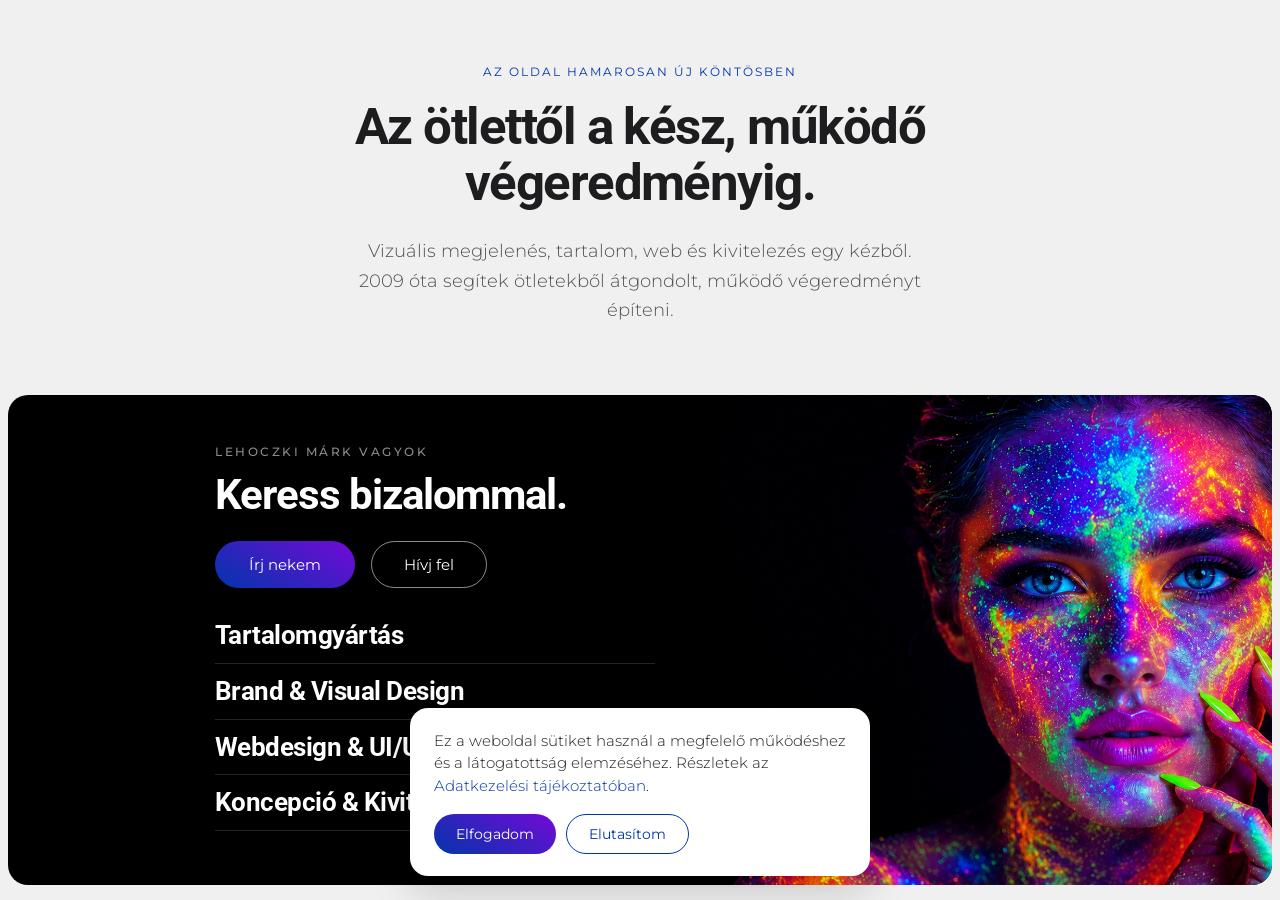
<file: index.html>
<!DOCTYPE html>
<html lang="hu">
<head>
    <meta charset="UTF-8">
    <meta name="viewport" content="width=device-width, initial-scale=1.0">
    <script>document.documentElement.classList.add('js');</script>
    <title>Mark-EL | Az oldal hamarosan új köntösben</title>
    <meta name="description" content="A mark-el.hu hamarosan új köntösben. Addig is keress bizalommal: tartalomgyártás, brand & visual design, webdesign és kivitelezés egy rendszerben, 2009 óta.">
    <meta name="robots" content="noindex">

    <link rel="preconnect" href="https://fonts.googleapis.com">
    <link rel="preconnect" href="https://fonts.gstatic.com" crossorigin>
    <link href="https://fonts.googleapis.com/css2?family=Montserrat:ital,wght@0,300;0,400;0,500;1,300&family=Roboto:wght@700&display=swap" rel="stylesheet">

    <link rel="stylesheet" href="style.css">
</head>
<body class="coming-soon">

    <main class="ap-detail cs-main">

        <!-- HERO (középre) -->
        <div class="ap-hero">
            <span class="yt-kicker">Az oldal hamarosan új köntösben</span>
            <h1>Az ötlettől a kész, működő végeredményig.</h1>
            <p class="ap-lead">Vizuális megjelenés, tartalom, web és kivitelezés egy kézből. <br />2009 óta segítek ötletekből átgondolt, működő végeredményt építeni.</p>
        </div>

        <!-- SÖTÉT NEON SÁV (balra zárt szöveg, mint a thumbnail-blokk) -->
        <div class="ap-wall">
            <div class="ap-block ap-block--wide ap-block--dark" id="cs-band">
                <div class="ap-block-text">
                    <span class="ap-block-label">Lehoczki Márk vagyok</span>
                    <h2>Keress bizalommal.</h2>
                    <div class="contact-actions cs-band-actions">
                        <a href="#" id="contact-mail" class="cta-button">Írj nekem</a>
                        <a href="#" id="contact-phone" class="btn-ghost">Hívj fel</a>
                    </div>
                    <ul class="cs-services">
                        <li>Tartalomgyártás</li>
                        <li>Brand &amp; Visual Design</li>
                        <li>Webdesign &amp; UI/UX</li>
                        <li>Koncepció &amp; Kivitelezés</li>
                    </ul>
                </div>
                <div class="ap-block-img">
                    <img src="assets/work/tartalomgyartas/thumbnail.webp" alt="">
                </div>
            </div>
        </div>

    </main>

    <script src="script.js"></script>
</body>
</html>
</file>
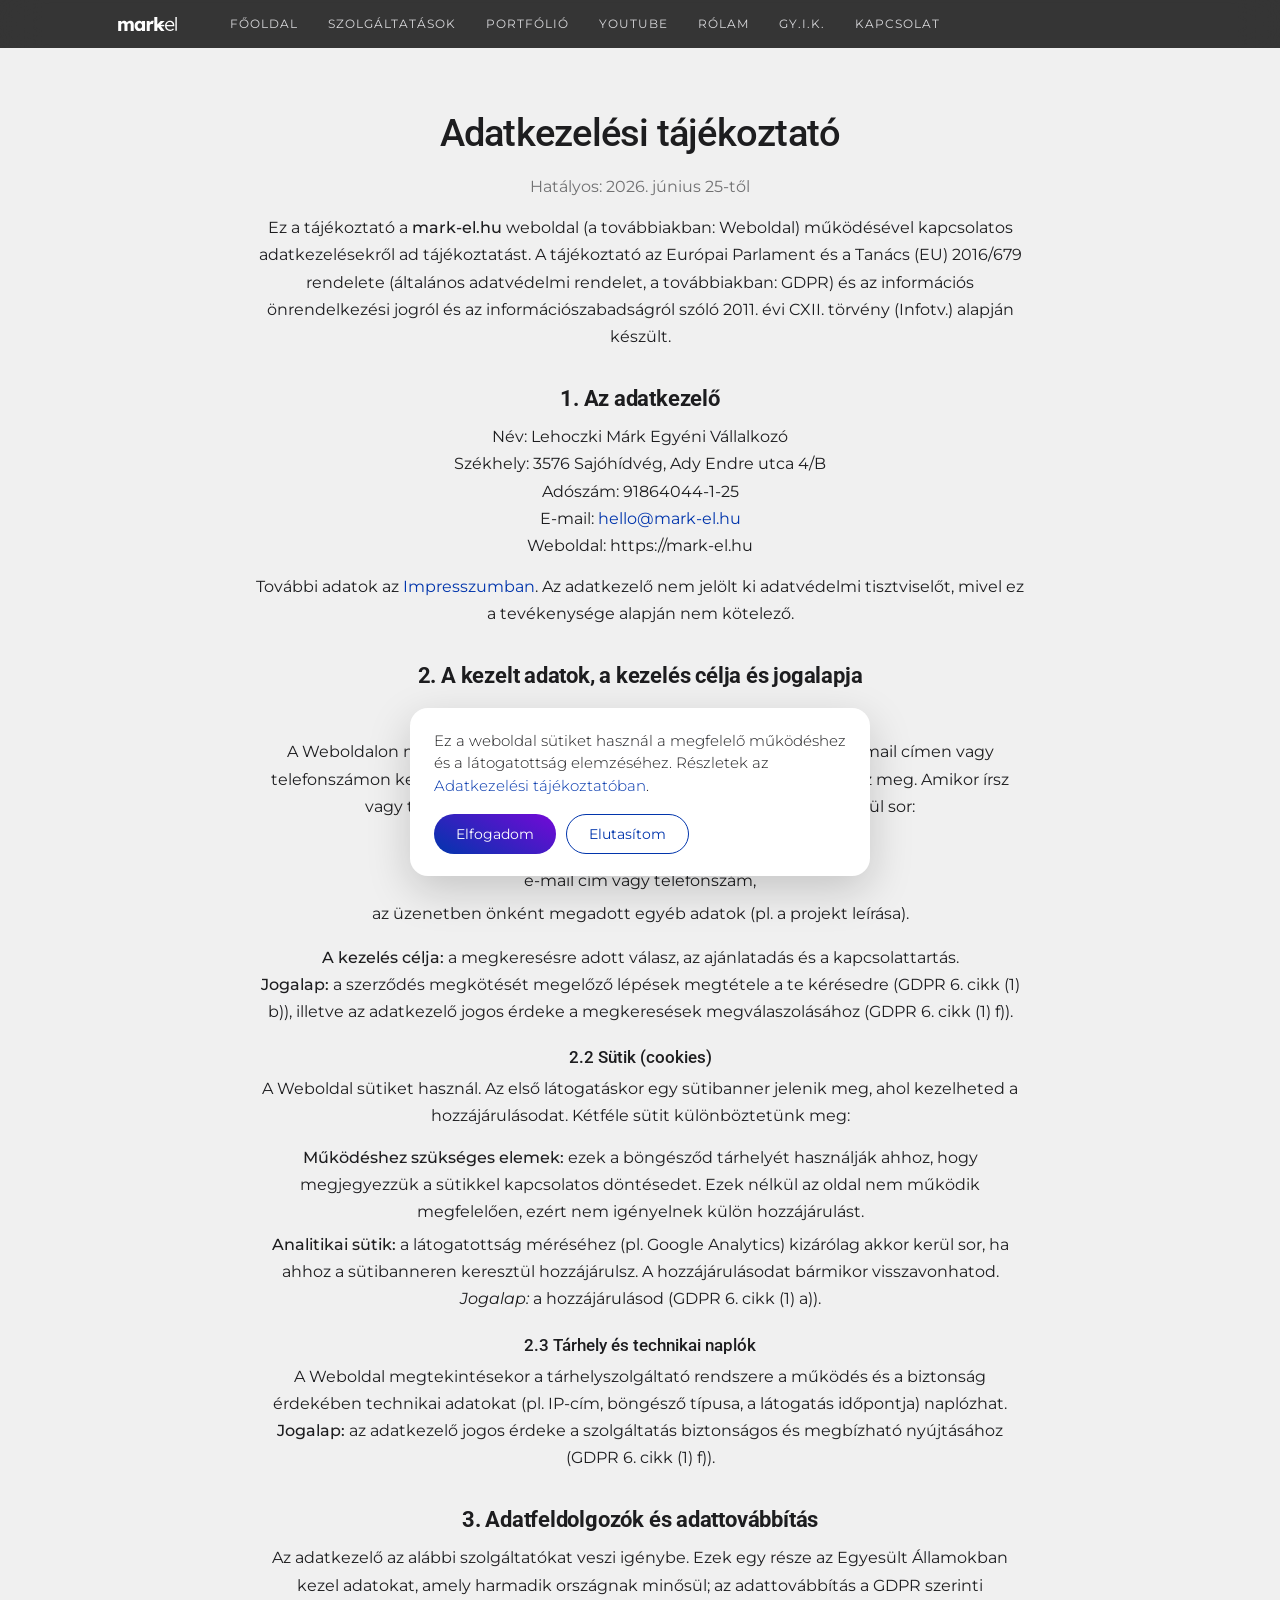
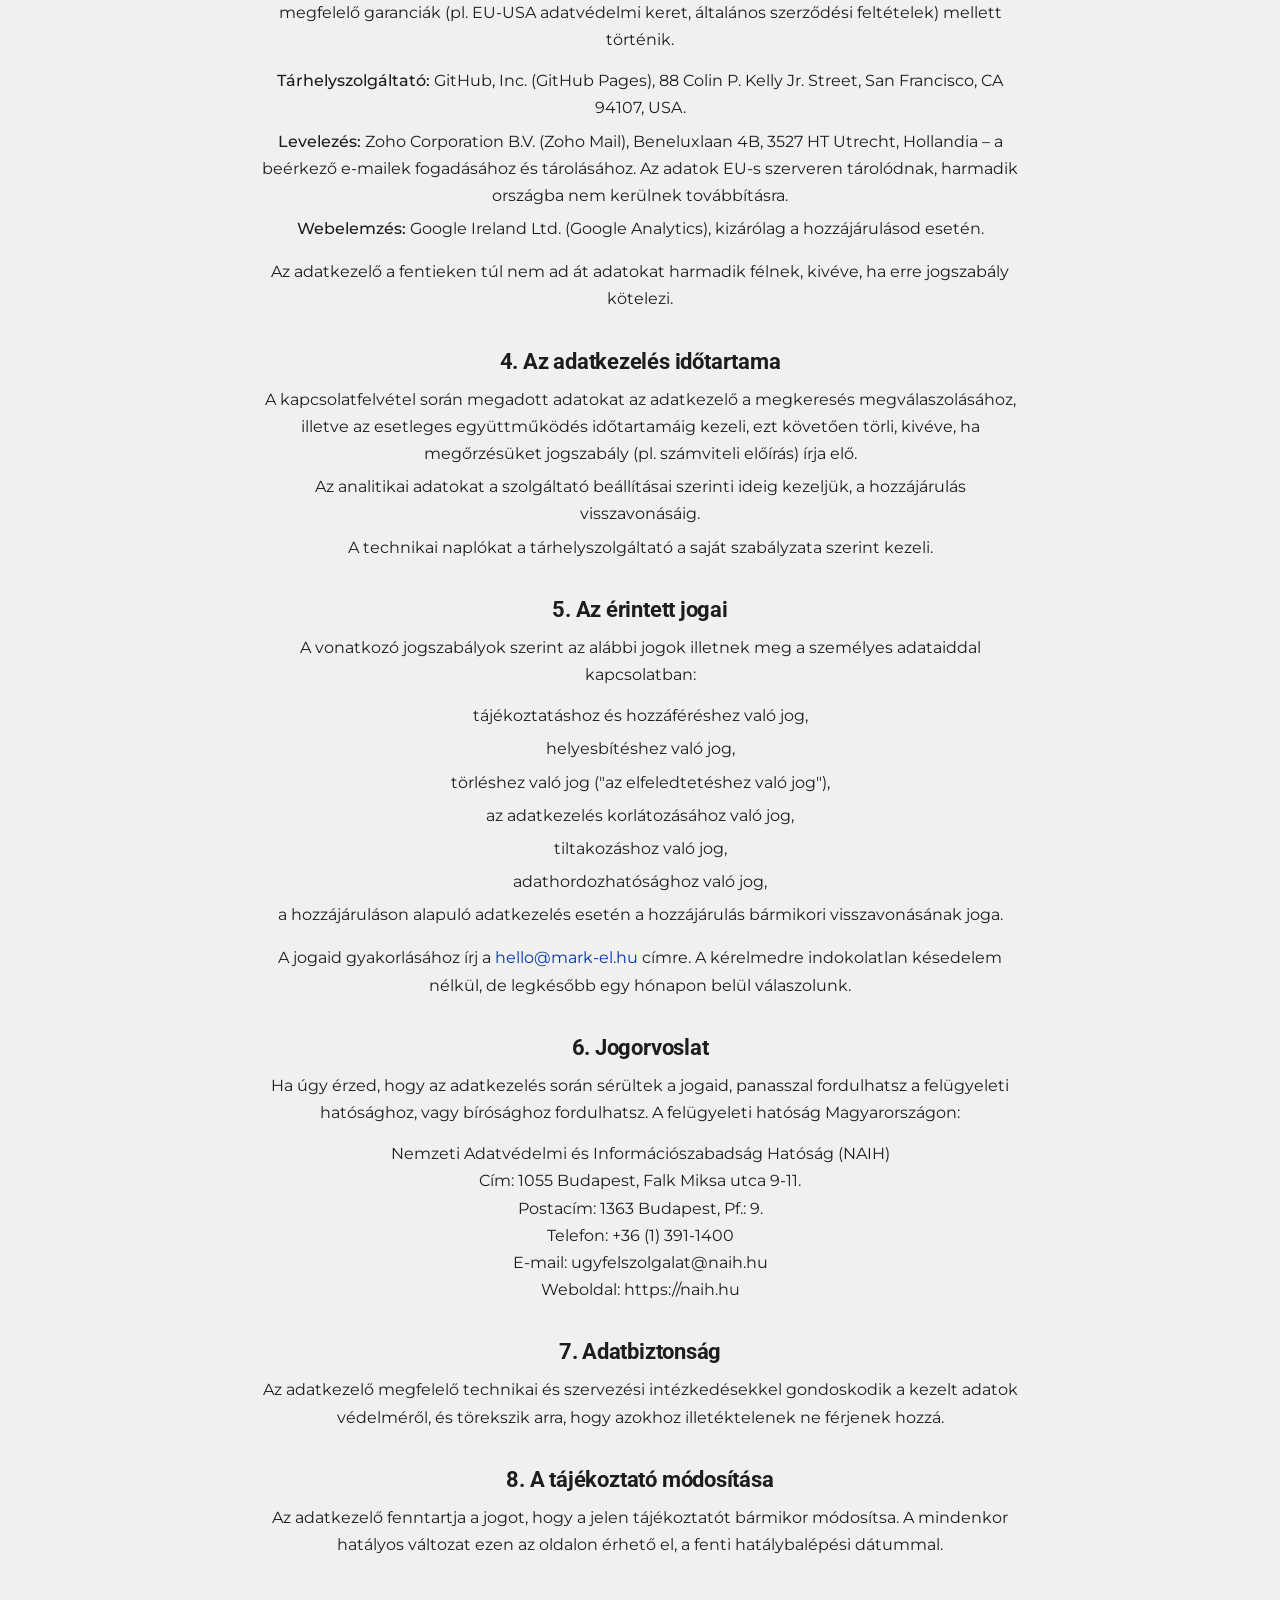
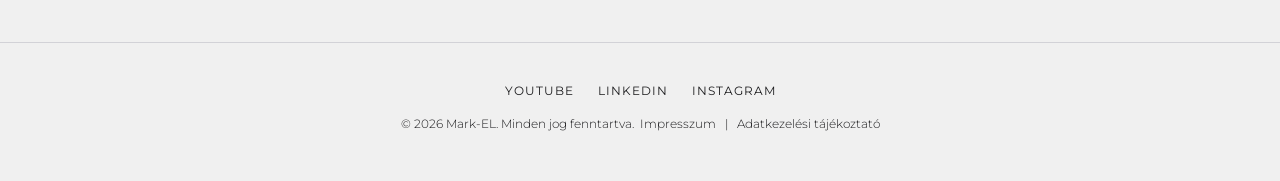
<file: adatkezeles.html>
<!DOCTYPE html>
<html lang="hu">
<head>
    <meta charset="UTF-8">
    <meta name="viewport" content="width=device-width, initial-scale=1.0">
    <script>document.documentElement.classList.add('js');</script>
    <title>Mark-EL | Adatkezelési tájékoztató</title>
    <meta name="description" content="A mark-el.hu weboldal adatkezelési tájékoztatója: milyen személyes adatokat kezelünk, milyen célból, és milyen jogaid vannak.">

    <link rel="preconnect" href="https://fonts.googleapis.com">
    <link rel="preconnect" href="https://fonts.gstatic.com" crossorigin>
    <link href="https://fonts.googleapis.com/css2?family=Montserrat:ital,wght@0,300;0,400;0,500;1,300&family=Roboto:wght@700&display=swap" rel="stylesheet">

    <link rel="stylesheet" href="style.css">
</head>
<body>

    <header class="navbar" id="navbar">
        <div class="nav-container">
            <a href="index.html" class="nav-logo" aria-label="Mark-EL főoldal"><img src="assets/mark-el-logo-black.svg" alt="Mark-EL"></a>
            <button class="nav-toggle" id="navToggle" aria-label="Menü megnyitása">
                <span></span><span></span><span></span>
            </button>
            <nav class="nav-links" id="navLinks">
                <a href="index.html">Főoldal</a>
                <a href="szolgaltatasok.html">Szolgáltatások</a>
                <a href="portfolio.html">Portfólió</a>
                <a href="youtube.html">YouTube</a>
                <a href="rolam.html">Rólam</a>
                <a href="gyik.html">GY.I.K.</a>
                <a href="kapcsolat.html">Kapcsolat</a>
            </nav>
        </div>
    </header>

    <main class="subpage legal-page">
        <h1 class="section-title">Adatkezelési tájékoztató</h1>
        <p class="legal-meta">Hatályos: 2026. június 25-től</p>

        <p>Ez a tájékoztató a <strong>mark-el.hu</strong> weboldal (a továbbiakban: Weboldal) működésével kapcsolatos adatkezelésekről ad tájékoztatást. A tájékoztató az Európai Parlament és a Tanács (EU) 2016/679 rendelete (általános adatvédelmi rendelet, a továbbiakban: GDPR) és az információs önrendelkezési jogról és az információszabadságról szóló 2011. évi CXII. törvény (Infotv.) alapján készült.</p>

        <h2>1. Az adatkezelő</h2>
        <p>
            Név: Lehoczki Márk Egyéni Vállalkozó<br>
            Székhely: 3576 Sajóhídvég, Ady Endre utca 4/B<br>
            Adószám: 91864044-1-25<br>
            E-mail: <span class="email-protected"></span><br>
            Weboldal: https://mark-el.hu
        </p>
        <p>További adatok az <a href="impresszum.html">Impresszumban</a>. Az adatkezelő nem jelölt ki adatvédelmi tisztviselőt, mivel ez a tevékenysége alapján nem kötelező.</p>

        <h2>2. A kezelt adatok, a kezelés célja és jogalapja</h2>

        <h3>2.1 Kapcsolatfelvétel</h3>
        <p>A Weboldalon nincs beépített űrlap. A kapcsolatfelvétel a feltüntetett e-mail címen vagy telefonszámon keresztül történik, így te döntöd el, milyen adatokat osztasz meg. Amikor írsz vagy telefonálsz, jellemzően a következő adatok kezelésére kerül sor:</p>
        <ul>
            <li>név,</li>
            <li>e-mail cím vagy telefonszám,</li>
            <li>az üzenetben önként megadott egyéb adatok (pl. a projekt leírása).</li>
        </ul>
        <p><strong>A kezelés célja:</strong> a megkeresésre adott válasz, az ajánlatadás és a kapcsolattartás.<br>
        <strong>Jogalap:</strong> a szerződés megkötését megelőző lépések megtétele a te kérésedre (GDPR 6. cikk (1) b)), illetve az adatkezelő jogos érdeke a megkeresések megválaszolásához (GDPR 6. cikk (1) f)).</p>

        <h3>2.2 Sütik (cookies)</h3>
        <p>A Weboldal sütiket használ. Az első látogatáskor egy sütibanner jelenik meg, ahol kezelheted a hozzájárulásodat. Kétféle sütit különböztetünk meg:</p>
        <ul>
            <li><strong>Működéshez szükséges elemek:</strong> ezek a böngésződ tárhelyét használják ahhoz, hogy megjegyezzük a sütikkel kapcsolatos döntésedet. Ezek nélkül az oldal nem működik megfelelően, ezért nem igényelnek külön hozzájárulást.</li>
            <li><strong>Analitikai sütik:</strong> a látogatottság méréséhez (pl. Google Analytics) kizárólag akkor kerül sor, ha ahhoz a sütibanneren keresztül hozzájárulsz. A hozzájárulásodat bármikor visszavonhatod. <em>Jogalap:</em> a hozzájárulásod (GDPR 6. cikk (1) a)).</li>
        </ul>

        <h3>2.3 Tárhely és technikai naplók</h3>
        <p>A Weboldal megtekintésekor a tárhelyszolgáltató rendszere a működés és a biztonság érdekében technikai adatokat (pl. IP-cím, böngésző típusa, a látogatás időpontja) naplózhat. <strong>Jogalap:</strong> az adatkezelő jogos érdeke a szolgáltatás biztonságos és megbízható nyújtásához (GDPR 6. cikk (1) f)).</p>

        <h2>3. Adatfeldolgozók és adattovábbítás</h2>
        <p>Az adatkezelő az alábbi szolgáltatókat veszi igénybe. Ezek egy része az Egyesült Államokban kezel adatokat, amely harmadik országnak minősül; az adattovábbítás a GDPR szerinti megfelelő garanciák (pl. EU-USA adatvédelmi keret, általános szerződési feltételek) mellett történik.</p>
        <ul>
            <li><strong>Tárhelyszolgáltató:</strong> GitHub, Inc. (GitHub Pages), 88 Colin P. Kelly Jr. Street, San Francisco, CA 94107, USA.</li>
            <li><strong>Levelezés:</strong> Zoho Corporation B.V. (Zoho Mail), Beneluxlaan 4B, 3527 HT Utrecht, Hollandia &ndash; a beérkező e-mailek fogadásához és tárolásához. Az adatok EU-s szerveren tárolódnak, harmadik országba nem kerülnek továbbításra.</li>
            <li><strong>Webelemzés:</strong> Google Ireland Ltd. (Google Analytics), kizárólag a hozzájárulásod esetén.</li>
        </ul>
        <p>Az adatkezelő a fentieken túl nem ad át adatokat harmadik félnek, kivéve, ha erre jogszabály kötelezi.</p>

        <h2>4. Az adatkezelés időtartama</h2>
        <ul>
            <li>A kapcsolatfelvétel során megadott adatokat az adatkezelő a megkeresés megválaszolásához, illetve az esetleges együttműködés időtartamáig kezeli, ezt követően törli, kivéve, ha megőrzésüket jogszabály (pl. számviteli előírás) írja elő.</li>
            <li>Az analitikai adatokat a szolgáltató beállításai szerinti ideig kezeljük, a hozzájárulás visszavonásáig.</li>
            <li>A technikai naplókat a tárhelyszolgáltató a saját szabályzata szerint kezeli.</li>
        </ul>

        <h2>5. Az érintett jogai</h2>
        <p>A vonatkozó jogszabályok szerint az alábbi jogok illetnek meg a személyes adataiddal kapcsolatban:</p>
        <ul>
            <li>tájékoztatáshoz és hozzáféréshez való jog,</li>
            <li>helyesbítéshez való jog,</li>
            <li>törléshez való jog ("az elfeledtetéshez való jog"),</li>
            <li>az adatkezelés korlátozásához való jog,</li>
            <li>tiltakozáshoz való jog,</li>
            <li>adathordozhatósághoz való jog,</li>
            <li>a hozzájáruláson alapuló adatkezelés esetén a hozzájárulás bármikori visszavonásának joga.</li>
        </ul>
        <p>A jogaid gyakorlásához írj a <span class="email-protected"></span> címre. A kérelmedre indokolatlan késedelem nélkül, de legkésőbb egy hónapon belül válaszolunk.</p>

        <h2>6. Jogorvoslat</h2>
        <p>Ha úgy érzed, hogy az adatkezelés során sérültek a jogaid, panasszal fordulhatsz a felügyeleti hatósághoz, vagy bírósághoz fordulhatsz. A felügyeleti hatóság Magyarországon:</p>
        <p>
            Nemzeti Adatvédelmi és Információszabadság Hatóság (NAIH)<br>
            Cím: 1055 Budapest, Falk Miksa utca 9-11.<br>
            Postacím: 1363 Budapest, Pf.: 9.<br>
            Telefon: +36 (1) 391-1400<br>
            E-mail: ugyfelszolgalat@naih.hu<br>
            Weboldal: https://naih.hu
        </p>

        <h2>7. Adatbiztonság</h2>
        <p>Az adatkezelő megfelelő technikai és szervezési intézkedésekkel gondoskodik a kezelt adatok védelméről, és törekszik arra, hogy azokhoz illetéktelenek ne férjenek hozzá.</p>

        <h2>8. A tájékoztató módosítása</h2>
        <p>Az adatkezelő fenntartja a jogot, hogy a jelen tájékoztatót bármikor módosítsa. A mindenkor hatályos változat ezen az oldalon érhető el, a fenti hatálybalépési dátummal.</p>
    </main>

    <footer>
        <div class="footer-social">
            <a href="https://www.youtube.com/@mark-el" target="_blank" rel="noopener">YouTube</a>
            <a href="https://www.linkedin.com/in/mark-lehoczki/" target="_blank" rel="noopener">LinkedIn</a>
            <a href="https://www.instagram.com/marklehoczki/" target="_blank" rel="noopener">Instagram</a>
        </div>
        <p class="footer-legal">
            &copy; 2026 Mark-EL. Minden jog fenntartva.&nbsp;
            <span class="footer-links">
                <a href="impresszum.html">Impresszum</a>
                <span class="sep">|</span>
                <a href="adatkezeles.html">Adatkezelési tájékoztató</a>
            </span>
        </p>
    </footer>

    <script src="script.js"></script>

    <button id="backToTop" aria-label="Vissza a tetejére">
        <svg viewBox="0 0 24 24" width="22" height="22" style="pointer-events:none;">
            <path d="M7.41 15.41L12 10.83l4.59 4.58L18 14l-6-6-6 6z" fill="white"/>
        </svg>
    </button>
</body>
</html>
</file>
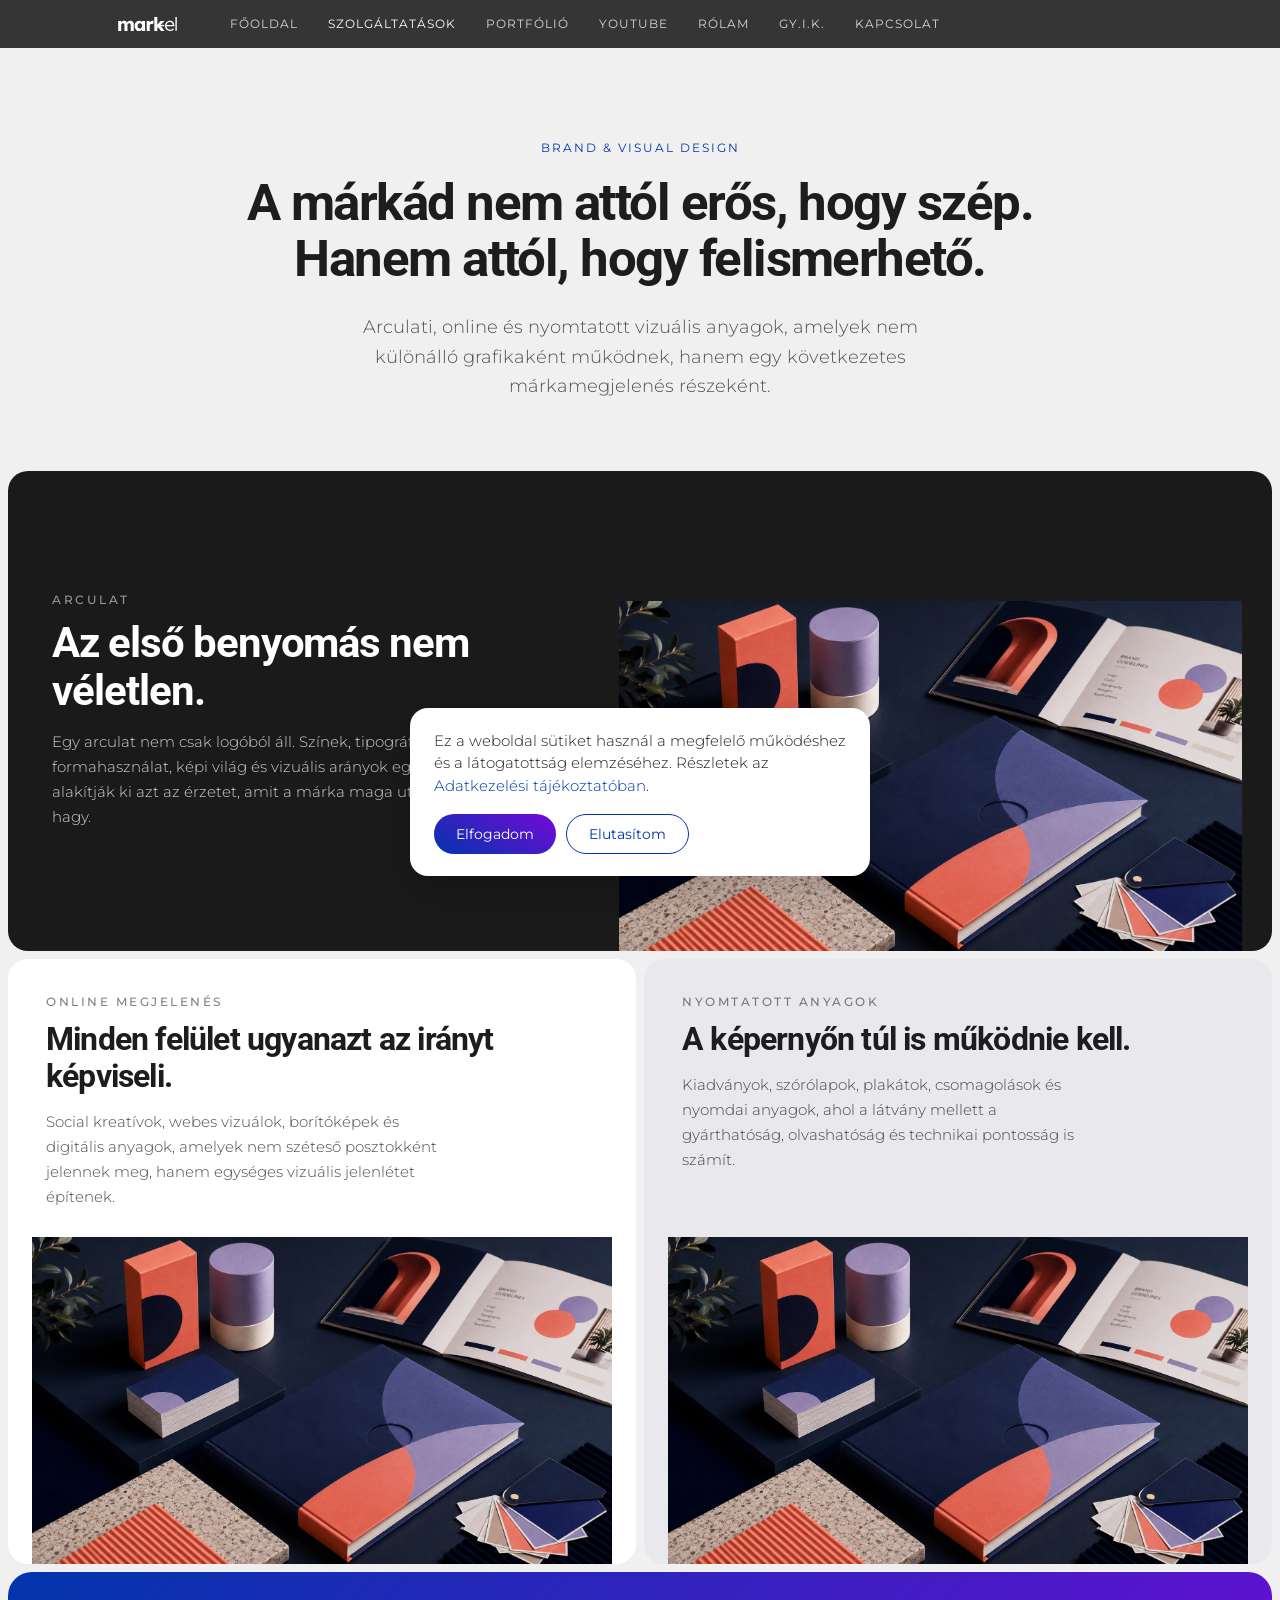
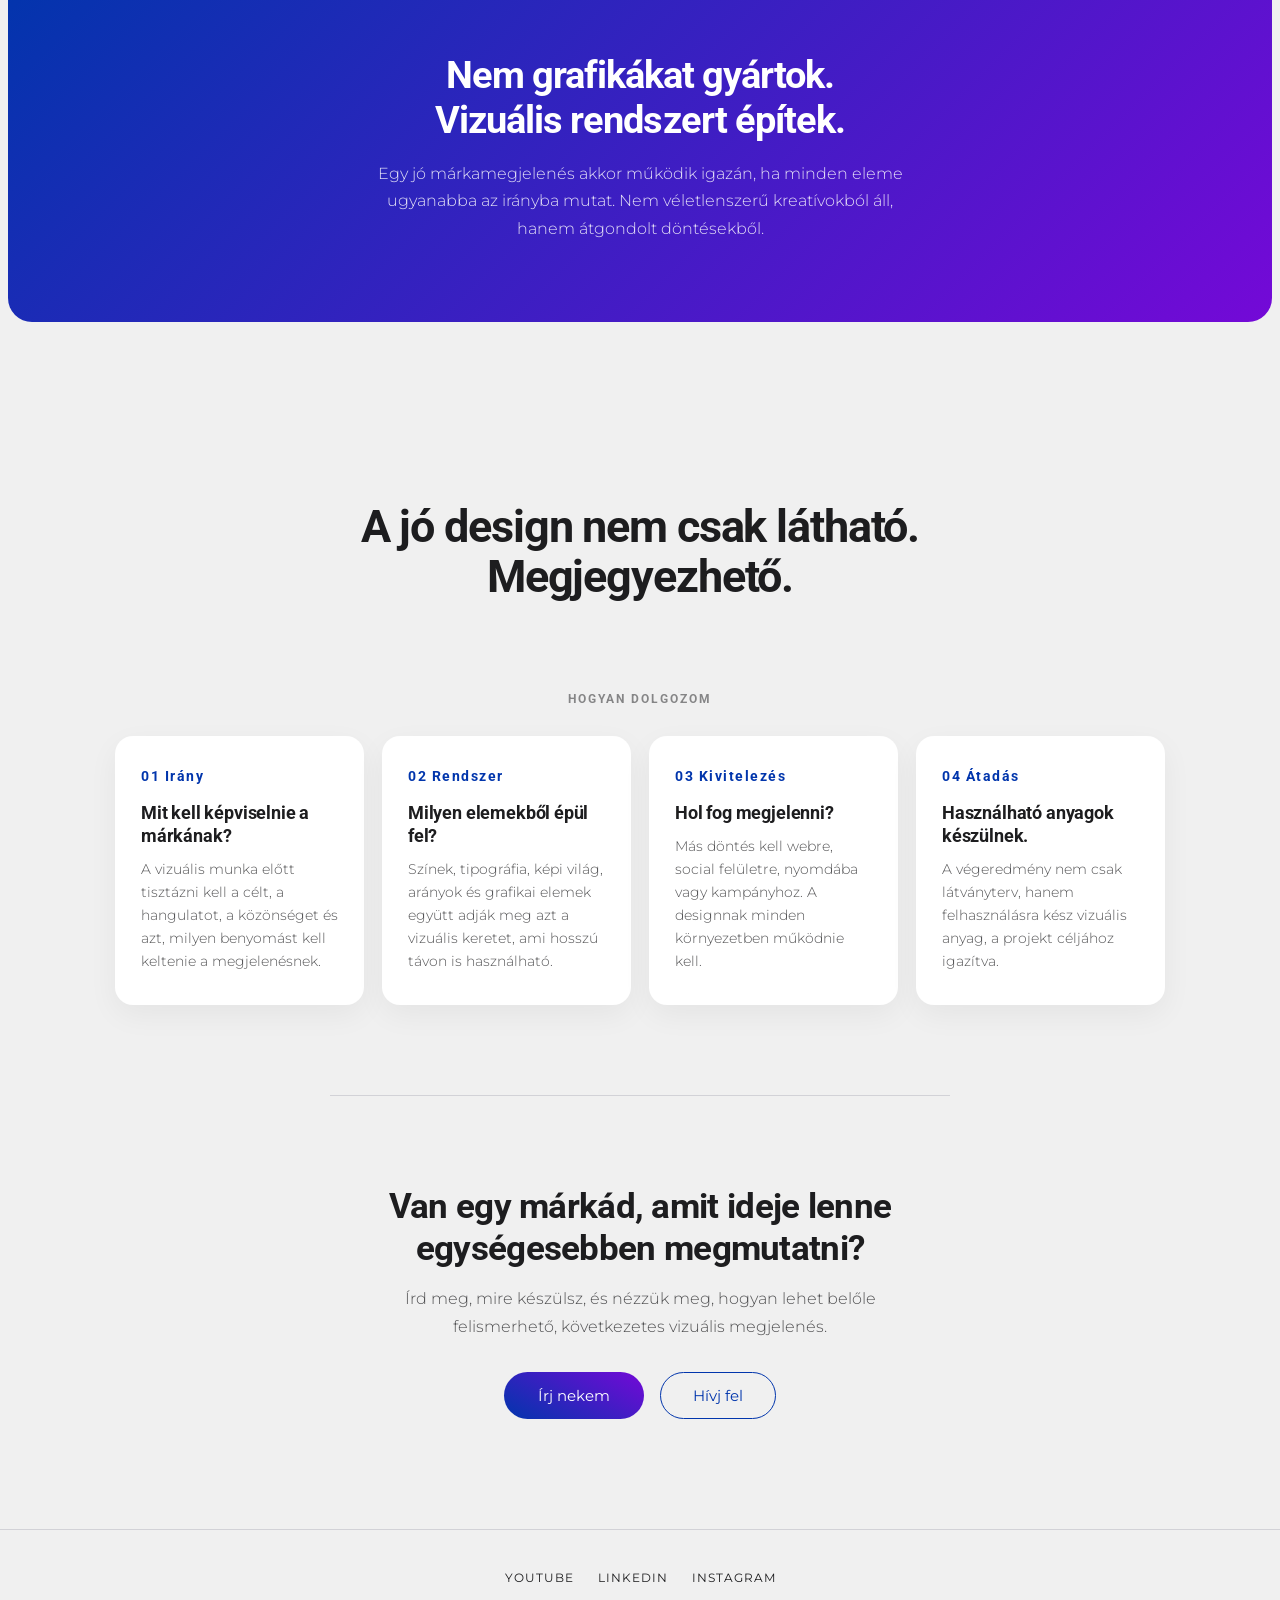
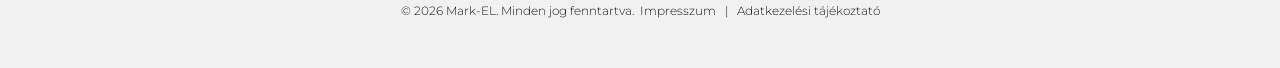
<file: brand-visual-design.html>
<!DOCTYPE html>
<html lang="hu">
<head>
    <meta charset="UTF-8">
    <meta name="viewport" content="width=device-width, initial-scale=1.0">
    <script>document.documentElement.classList.add('js');</script>
    <title>Mark-EL | Brand & Visual Design</title>
    <meta name="description" content="Arculati, online és nyomtatott vizuális anyagok, amelyek nem különálló grafikaként működnek, hanem egy következetes márkamegjelenés részeként.">

    <link rel="preconnect" href="https://fonts.googleapis.com">
    <link rel="preconnect" href="https://fonts.gstatic.com" crossorigin>
    <link href="https://fonts.googleapis.com/css2?family=Montserrat:ital,wght@0,300;0,400;0,500;1,300&family=Roboto:wght@700&display=swap" rel="stylesheet">

    <link rel="stylesheet" href="style.css">
</head>
<body>

    <header class="navbar" id="navbar">
        <div class="nav-container">
            <a href="index.html" class="nav-logo" aria-label="Mark-EL főoldal"><img src="assets/mark-el-logo-black.svg" alt="Mark-EL"></a>
            <button class="nav-toggle" id="navToggle" aria-label="Menü megnyitása">
                <span></span><span></span><span></span>
            </button>
            <nav class="nav-links" id="navLinks">
                <a href="index.html">Főoldal</a>
                <a href="szolgaltatasok.html" class="active">Szolgáltatások</a>
                <a href="portfolio.html">Portfólió</a>
                <a href="youtube.html">YouTube</a>
                <a href="rolam.html">Rólam</a>
                <a href="gyik.html">GY.I.K.</a>
                <a href="kapcsolat.html">Kapcsolat</a>
            </nav>
        </div>
    </header>

    <main class="ap-detail">

        <!-- HERO -->
        <div class="ap-hero">
            <span class="yt-kicker">Brand & Visual Design</span>
            <h1>A márkád nem attól erős, hogy szép. Hanem attól, hogy felismerhető.</h1>
            <p class="ap-lead">Arculati, online és nyomtatott vizuális anyagok, amelyek nem különálló grafikaként működnek, hanem egy következetes márkamegjelenés részeként.</p>
        </div>


        <!-- VIZUÁLIS BLOKK-FAL -->
        <div class="ap-wall">

            <!-- Széles sötét: arculat -->
            <div class="ap-block ap-block--wide ap-block--dark">
                <div class="ap-block-text">
                    <span class="ap-block-label">Arculat</span>
                    <h2>Az első benyomás nem véletlen.</h2>
                    <p>Egy arculat nem csak logóból áll. Színek, tipográfia, formahasználat, képi világ és vizuális arányok együtt alakítják ki azt az érzetet, amit a márka maga után hagy.</p>
                </div>
                <div class="ap-block-img"><img src="assets/work/brand-visual-design/arculat.webp" alt="Arculati elem példa"></div>
            </div>

            <!-- Bal: online megjelenés -->
            <div class="ap-block ap-block--light ap-block--tall">
                <div class="ap-block-text">
                    <span class="ap-block-label">Online megjelenés</span>
                    <h2>Minden felület ugyanazt az irányt képviseli.</h2>
                    <p>Social kreatívok, webes vizuálok, borítóképek és digitális anyagok, amelyek nem széteső posztokként jelennek meg, hanem egységes vizuális jelenlétet építenek.</p>
                </div>
                <div class="ap-block-img"><img src="assets/work/brand-visual-design/online.webp" alt="Online márkamegjelenés példa"></div>
            </div>

            <!-- Jobb: nyomtatott anyagok -->
            <div class="ap-block ap-block--mid ap-block--tall">
                <div class="ap-block-text">
                    <span class="ap-block-label">Nyomtatott anyagok</span>
                    <h2>A képernyőn túl is működnie kell.</h2>
                    <p>Kiadványok, szórólapok, plakátok, csomagolások és nyomdai anyagok, ahol a látvány mellett a gyárthatóság, olvashatóság és technikai pontosság is számít.</p>
                </div>
                <div class="ap-block-img"><img src="assets/work/brand-visual-design/nyomtatott.webp" alt="Nyomtatott anyag példa"></div>
            </div>

        </div>

        <!-- SZÍNES STATEMENT BANNER -->
        <div class="ap-banner">
            <h2>Nem grafikákat gyártok.<br>Vizuális rendszert építek.</h2>
            <p>Egy jó márkamegjelenés akkor működik igazán, ha minden eleme ugyanabba az irányba mutat. Nem véletlenszerű kreatívokból áll, hanem átgondolt döntésekből.</p>
        </div>

        <!-- KÖZÉPSŐ NAGY ÁLLÍTÁS -->
        <div class="ap-statement">
            <h2>A jó design nem csak látható.<br>Megjegyezhető.</h2>
        </div>


        <!-- HOGYAN DOLGOZOM -->
        <div class="ap-process">
            <h3>Hogyan dolgozom</h3>
            <div class="ap-process-grid">
                <div class="ap-process-card">
                    <span class="ap-process-number">01 Irány</span>
                    <h4>Mit kell képviselnie a márkának?</h4>
                    <p>A vizuális munka előtt tisztázni kell a célt, a hangulatot, a közönséget és azt, milyen benyomást kell keltenie a megjelenésnek.</p>
                </div>
                <div class="ap-process-card">
                    <span class="ap-process-number">02 Rendszer</span>
                    <h4>Milyen elemekből épül fel?</h4>
                    <p>Színek, tipográfia, képi világ, arányok és grafikai elemek együtt adják meg azt a vizuális keretet, ami hosszú távon is használható.</p>
                </div>
                <div class="ap-process-card">
                    <span class="ap-process-number">03 Kivitelezés</span>
                    <h4>Hol fog megjelenni?</h4>
                    <p>Más döntés kell webre, social felületre, nyomdába vagy kampányhoz. A designnak minden környezetben működnie kell.</p>
                </div>
                <div class="ap-process-card">
                    <span class="ap-process-number">04 Átadás</span>
                    <h4>Használható anyagok készülnek.</h4>
                    <p>A végeredmény nem csak látványterv, hanem felhasználásra kész vizuális anyag, a projekt céljához igazítva.</p>
                </div>
            </div>
        </div>

        <!-- CTA -->
        <div class="ap-cta">
            <h2>Van egy márkád, amit ideje lenne egységesebben megmutatni?</h2>
            <p>Írd meg, mire készülsz, és nézzük meg, hogyan lehet belőle felismerhető, következetes vizuális megjelenés.</p>
            <div class="contact-actions">
                <a href="#" id="contact-mail" class="cta-button">Írj nekem</a>
                <a href="#" id="contact-phone" class="btn-ghost">Hívj fel</a>
            </div>
        </div>

    </main>

    <footer>
        <div class="footer-social">
            <a href="https://www.youtube.com/@mark-el" target="_blank" rel="noopener">YouTube</a>
            <a href="https://www.linkedin.com/in/mark-lehoczki/" target="_blank" rel="noopener">LinkedIn</a>
            <a href="https://www.instagram.com/marklehoczki/" target="_blank" rel="noopener">Instagram</a>
        </div>
        <p class="footer-legal">
            &copy; 2026 Mark-EL. Minden jog fenntartva.&nbsp;
            <span class="footer-links">
                <a href="impresszum.html">Impresszum</a>
                <span class="sep">|</span>
                <a href="adatkezeles.html">Adatkezelési tájékoztató</a>
            </span>
        </p>
    </footer>

    <script src="script.js"></script>

    <button id="backToTop" aria-label="Vissza a tetejére">
        <svg viewBox="0 0 24 24" width="22" height="22" style="pointer-events:none;">
            <path d="M7.41 15.41L12 10.83l4.59 4.58L18 14l-6-6-6 6z" fill="white"/>
        </svg>
    </button>
</body>
</html>
</file>
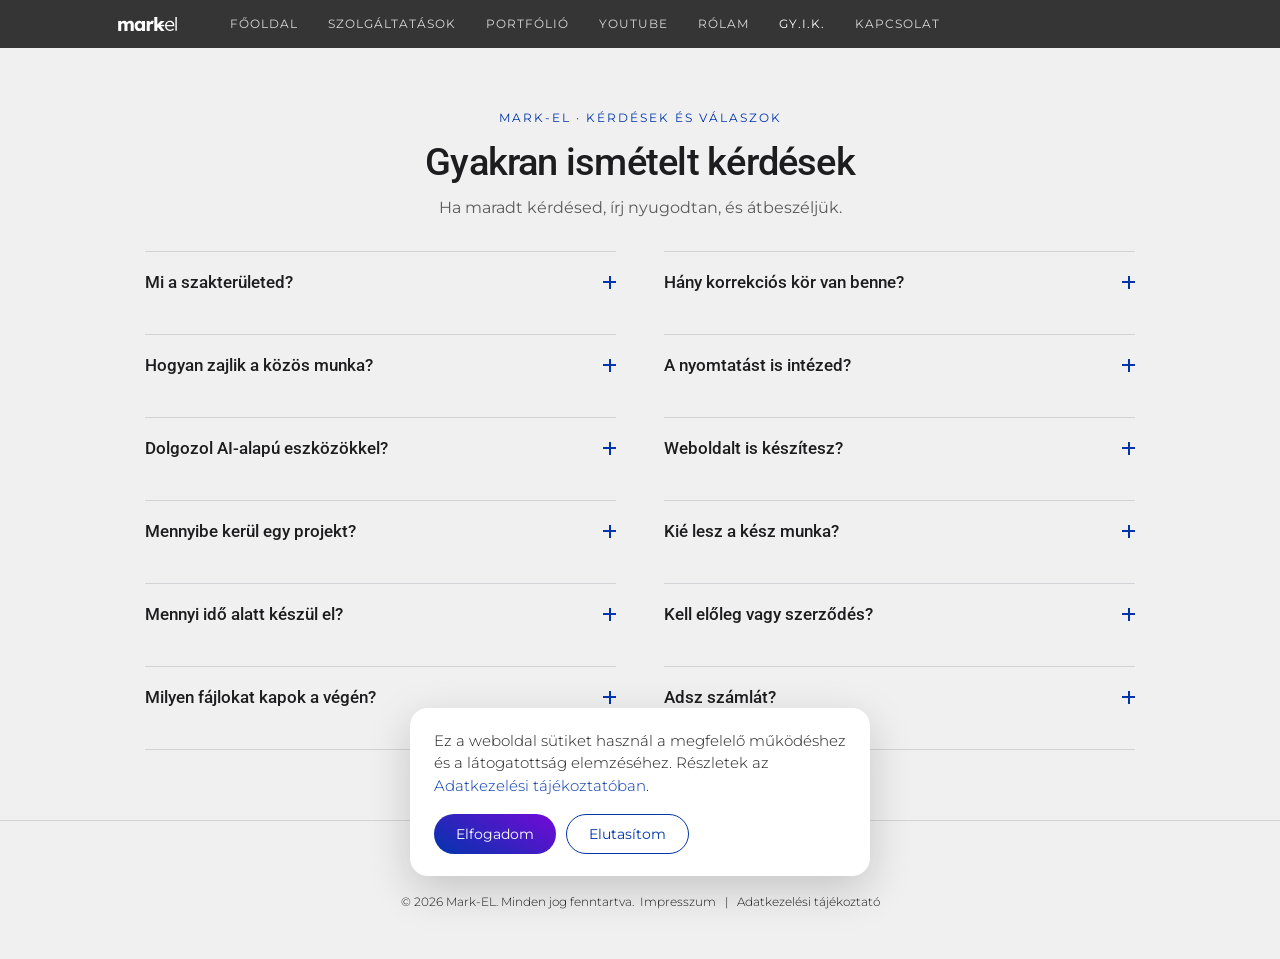
<file: gyik.html>
<!DOCTYPE html>
<html lang="hu">
<head>
    <meta charset="UTF-8">
    <meta name="viewport" content="width=device-width, initial-scale=1.0">
    <script>document.documentElement.classList.add('js');</script>
    <title>Mark-EL | Gyakran ismételt kérdések</title>
    <meta name="description" content="Gyakran ismételt kérdések: hogyan dolgozom, mennyibe kerül, mit kapsz a végén. Grafika, tartalom, folyamat és web, az ötlettől a kész eredményig.">

    <link rel="preconnect" href="https://fonts.googleapis.com">
    <link rel="preconnect" href="https://fonts.gstatic.com" crossorigin>
    <link href="https://fonts.googleapis.com/css2?family=Montserrat:ital,wght@0,300;0,400;0,500;1,300&family=Roboto:wght@700&display=swap" rel="stylesheet">

    <link rel="stylesheet" href="style.css">
</head>
<body>

    <header class="navbar" id="navbar">
        <div class="nav-container">
            <a href="index.html" class="nav-logo" aria-label="Mark-EL főoldal"><img src="assets/mark-el-logo-black.svg" alt="Mark-EL"></a>
            <button class="nav-toggle" id="navToggle" aria-label="Menü megnyitása">
                <span></span><span></span><span></span>
            </button>
            <nav class="nav-links" id="navLinks">
                <a href="index.html">Főoldal</a>
                <a href="szolgaltatasok.html">Szolgáltatások</a>
                <a href="portfolio.html">Portfólió</a>
                <a href="youtube.html">YouTube</a>
                <a href="rolam.html">Rólam</a>
                <a href="gyik.html" class="active">GY.I.K.</a>
                <a href="kapcsolat.html">Kapcsolat</a>
            </nav>
        </div>
    </header>

    <main class="subpage faq-page">
        <span class="yt-kicker">Mark-EL &middot; Kérdések és válaszok</span>
        <h1 class="section-title">Gyakran ismételt kérdések</h1>
        <p class="faq-intro">Ha maradt kérdésed, írj nyugodtan, és átbeszéljük.</p>

        <div class="faq-list">

            <div class="faq-col">

            <div class="faq-item">
                <button class="faq-q" aria-expanded="false">Mi a szakterületed?<span class="faq-icon"></span></button>
                <div class="faq-a"><p>Vizuális megjelenéssel, tartalommal, webes felületekkel és kreatív kivitelezési folyamatokkal foglalkozom. A célom nem csak az, hogy egy anyag jól nézzen ki, hanem hogy működjön is: legyen átlátható, használható, következetes és gyártásra kész.</p></div>
            </div>

            <div class="faq-item">
                <button class="faq-q" aria-expanded="false">Hogyan zajlik a közös munka?<span class="faq-icon"></span></button>
                <div class="faq-a"><p>Először átbeszéljük a célt, az igényeket és a határidőt. Ezután ajánlatot készítek, majd jóváhagyás után elkezdődik a tervezés vagy kivitelezés. A folyamat közben egyeztetünk, finomítunk, a végén pedig átadom a kész anyagokat.</p></div>
            </div>

            <div class="faq-item">
                <button class="faq-q" aria-expanded="false">Dolgozol AI-alapú eszközökkel?<span class="faq-icon"></span></button>
                <div class="faq-a"><p>Igen, ahol szakmailag indokolt, AI-alapú eszközöket is használok az ötletelés, rendszerezés, tartalom-előkészítés és ismétlődő munkafolyamatok gyorsítására. Nem automatikus generálásban gondolkodom, hanem irányított, ellenőrzött és célhoz igazított munkafolyamatokban. A kreatív irány, a szakmai döntések és a végső minőség minden esetben nálam marad.</p></div>
            </div>

            <div class="faq-item">
                <button class="faq-q" aria-expanded="false">Mennyibe kerül egy projekt?<span class="faq-icon"></span></button>
                <div class="faq-a"><p>Fix árlista helyett egyedi ajánlatot adok, mert minden projekt más. Az ár függ a feladat összetettségétől, a szükséges anyagok mennyiségétől, a határidőtől és attól, hogy csak tervezésre vagy teljes kivitelezésre is szükség van.</p></div>
            </div>

            <div class="faq-item">
                <button class="faq-q" aria-expanded="false">Mennyi idő alatt készül el?<span class="faq-icon"></span></button>
                <div class="faq-a"><p>A határidő a projekt méretétől és összetettségétől függ. Egy egyszerűbb anyag néhány nap alatt elkészülhet, egy nagyobb arculati, webes vagy kivitelezési munka több időt igényel. A pontos ütemezést mindig az ajánlatban rögzítjük.</p></div>
            </div>

            <div class="faq-item">
                <button class="faq-q" aria-expanded="false">Milyen fájlokat kapok a végén?<span class="faq-icon"></span></button>
                <div class="faq-a"><p>A projekt típusától függően webre, nyomdára vagy további szerkesztésre alkalmas fájlokat adok át. Nyomdai anyagoknál gyártásra kész PDF-et, digitális felhasználásnál megfelelő képi vagy webes formátumokat kapsz. A szerkeszthető forrásfájlokról külön megállapodás alapján egyeztetünk.</p></div>
            </div>

            </div>

            <div class="faq-col">

            <div class="faq-item">
                <button class="faq-q" aria-expanded="false">Hány korrekciós kör van benne?<span class="faq-icon"></span></button>
                <div class="faq-a"><p>Az ajánlat általában meghatározott számú korrekciós kört tartalmaz. Ezek célja a finomítás, nem a teljes irány újratervezése. Ha jóváhagyás után új koncepcióra vagy jelentős módosításra van szükség, azt külön munkaként kezeljük.</p></div>
            </div>

            <div class="faq-item">
                <button class="faq-q" aria-expanded="false">A nyomtatást is intézed?<span class="faq-icon"></span></button>
                <div class="faq-a"><p>Igen, igény esetén a nyomdai kivitelezés koordinációjában is segítek. Ez magában foglalhatja a gyártásra kész előkészítést, a nyomdával való egyeztetést és a folyamat szakmai felügyeletét. A kivitelezés pontos menete mindig a projekt méretétől függ.</p></div>
            </div>

            <div class="faq-item">
                <button class="faq-q" aria-expanded="false">Weboldalt is készítesz?<span class="faq-icon"></span></button>
                <div class="faq-a"><p>Igen. Letisztult, átgondolt weboldalakat készítek, ahol a vizuális megjelenés, a felhasználói élmény és a működés együtt épül fel. A tervezéstől a megvalósításig tudok segíteni, akár WordPress alapú weboldal esetén is.</p></div>
            </div>

            <div class="faq-item">
                <button class="faq-q" aria-expanded="false">Kié lesz a kész munka?<span class="faq-icon"></span></button>
                <div class="faq-a"><p>A jóváhagyott és kifizetett anyag felhasználási joga a megbeszélt célra a megrendelőhöz kerül. A részletes jogi és felhasználási feltételeket az ajánlatban vagy szerződésben rögzítjük, hogy később ne legyen félreértés.</p></div>
            </div>

            <div class="faq-item">
                <button class="faq-q" aria-expanded="false">Kell előleg vagy szerződés?<span class="faq-icon"></span></button>
                <div class="faq-a"><p>Igen. A munka megkezdése előtt írásos megállapodás és előleg szükséges. Ez mindkét fél számára biztonságot ad, és rögzíti a feladatot, a határidőket, az átadandó anyagokat és a fizetési feltételeket.</p></div>
            </div>

            <div class="faq-item">
                <button class="faq-q" aria-expanded="false">Adsz számlát?<span class="faq-icon"></span></button>
                <div class="faq-a"><p>Igen, minden munkáról számlát állítok ki. Alanyi adómentes egyéni vállalkozóként az áraim áfát nem tartalmaznak.</p></div>
            </div>
            </div>

        </div>
    </main>

    <footer>
        <div class="footer-social">
            <a href="https://www.youtube.com/@mark-el" target="_blank" rel="noopener">YouTube</a>
            <a href="https://www.linkedin.com/in/mark-lehoczki/" target="_blank" rel="noopener">LinkedIn</a>
            <a href="https://www.instagram.com/marklehoczki/" target="_blank" rel="noopener">Instagram</a>
        </div>
        <p class="footer-legal">
            &copy; 2026 Mark-EL. Minden jog fenntartva.&nbsp;
            <span class="footer-links">
                <a href="impresszum.html">Impresszum</a>
                <span class="sep">|</span>
                <a href="adatkezeles.html">Adatkezelési tájékoztató</a>
            </span>
        </p>
    </footer>

    <script src="script.js"></script>

    <button id="backToTop" aria-label="Vissza a tetejére">
        <svg viewBox="0 0 24 24" width="22" height="22" style="pointer-events:none;">
            <path d="M7.41 15.41L12 10.83l4.59 4.58L18 14l-6-6-6 6z" fill="white"/>
        </svg>
    </button>
</body>
</html>
</file>
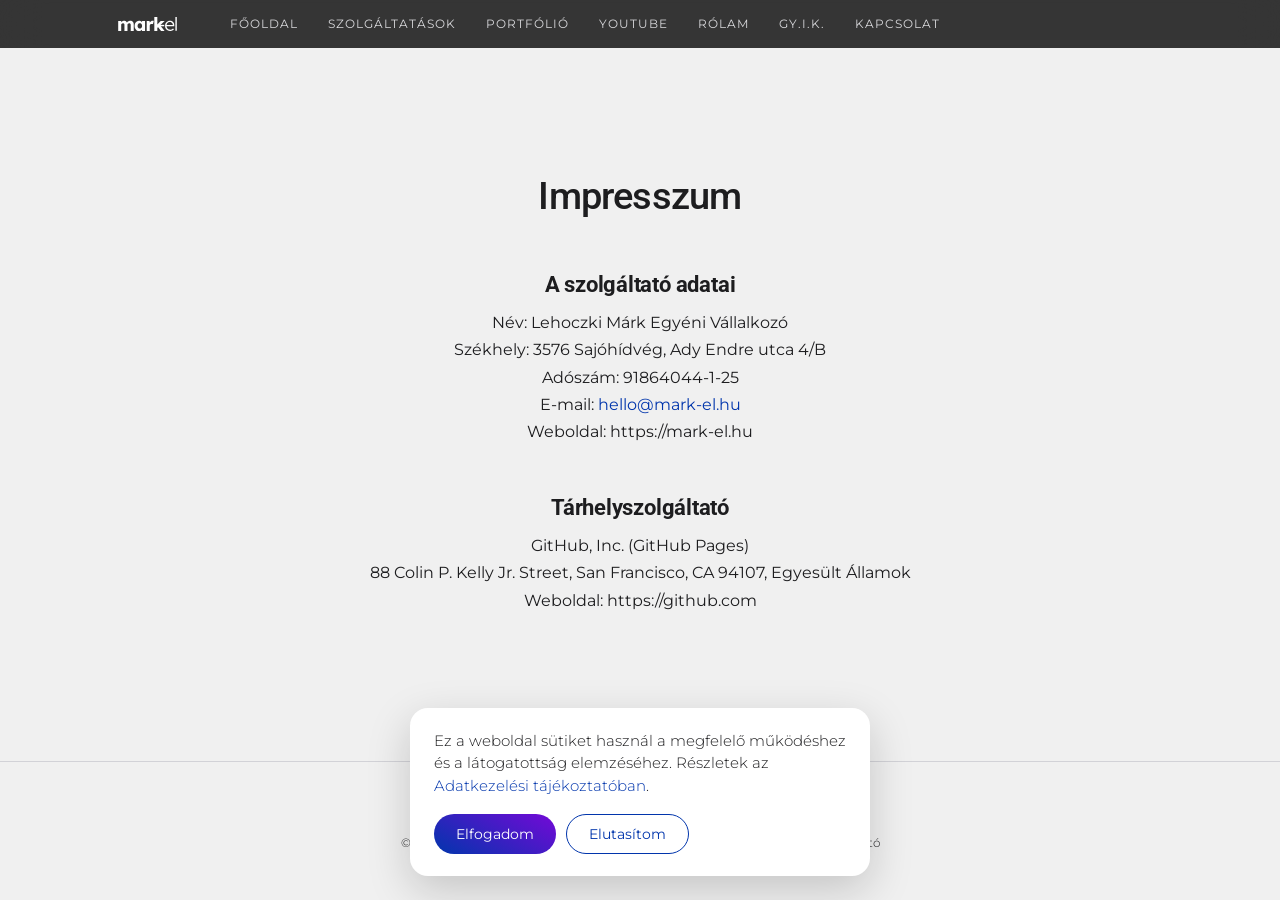
<file: impresszum.html>
<!DOCTYPE html>
<html lang="hu">
<head>
    <meta charset="UTF-8">
    <meta name="viewport" content="width=device-width, initial-scale=1.0">
    <script>document.documentElement.classList.add('js');</script>
    <title>Mark-EL | Impresszum</title>
    <meta name="description" content="A mark-el.hu üzemeltetőjének adatai: Lehoczki Márk egyéni vállalkozó.">

    <link rel="preconnect" href="https://fonts.googleapis.com">
    <link rel="preconnect" href="https://fonts.gstatic.com" crossorigin>
    <link href="https://fonts.googleapis.com/css2?family=Montserrat:ital,wght@0,300;0,400;0,500;1,300&family=Roboto:wght@700&display=swap" rel="stylesheet">

    <link rel="stylesheet" href="style.css">

    <script type="application/ld+json">
    {
      "@context": "https://schema.org",
      "@type": "ProfessionalService",
      "name": "Lehoczki Márk Egyéni Vállalkozó",
      "image": "https://mark-el.hu/assets/mark-el-logo-black.svg",
      "url": "https://mark-el.hu",
      "founder": { "@type": "Person", "name": "Lehoczki Márk" },
      "address": {
        "@type": "PostalAddress",
        "streetAddress": "Ady Endre utca 4/B",
        "addressLocality": "Sajóhídvég",
        "postalCode": "3576",
        "addressCountry": "HU"
      },
      "taxID": "91864044-1-25",
      "areaServed": "HU",
      "description": "Grafikai tervezés, tartalomgyártás, folyamatoptimalizálás és webdesign, az ötlettől a kész, működő végeredményig."
    }
    </script>
</head>
<body class="sticky-page">

    <header class="navbar" id="navbar">
        <div class="nav-container">
            <a href="index.html" class="nav-logo" aria-label="Mark-EL főoldal"><img src="assets/mark-el-logo-black.svg" alt="Mark-EL"></a>
            <button class="nav-toggle" id="navToggle" aria-label="Menü megnyitása">
                <span></span><span></span><span></span>
            </button>
            <nav class="nav-links" id="navLinks">
                <a href="index.html">Főoldal</a>
                <a href="szolgaltatasok.html">Szolgáltatások</a>
                <a href="portfolio.html">Portfólió</a>
                <a href="youtube.html">YouTube</a>
                <a href="rolam.html">Rólam</a>
                <a href="gyik.html">GY.I.K.</a>
                <a href="kapcsolat.html">Kapcsolat</a>
            </nav>
        </div>
    </header>

    <main class="subpage legal-page">
        <h1 class="section-title">Impresszum</h1>

        <h2>A szolgáltató adatai</h2>
        <p>
            Név: Lehoczki Márk Egyéni Vállalkozó<br>
            Székhely: 3576 Sajóhídvég, Ady Endre utca 4/B<br>
            Adószám: 91864044-1-25<br>
            E-mail: <span class="email-protected"></span><br>
            Weboldal: https://mark-el.hu
        </p>

        <h2>Tárhelyszolgáltató</h2>
        <p>
            GitHub, Inc. (GitHub Pages)<br>
            88 Colin P. Kelly Jr. Street, San Francisco, CA 94107, Egyesült Államok<br>
            Weboldal: https://github.com
        </p>
    </main>

    <footer>
        <div class="footer-social">
            <a href="https://www.youtube.com/@mark-el" target="_blank" rel="noopener">YouTube</a>
            <a href="https://www.linkedin.com/in/mark-lehoczki/" target="_blank" rel="noopener">LinkedIn</a>
            <a href="https://www.instagram.com/marklehoczki/" target="_blank" rel="noopener">Instagram</a>
        </div>
        <p class="footer-legal">
            &copy; 2026 Mark-EL. Minden jog fenntartva.&nbsp;
            <span class="footer-links">
                <a href="impresszum.html">Impresszum</a>
                <span class="sep">|</span>
                <a href="adatkezeles.html">Adatkezelési tájékoztató</a>
            </span>
        </p>
    </footer>

    <script src="script.js"></script>

    <button id="backToTop" aria-label="Vissza a tetejére">
        <svg viewBox="0 0 24 24" width="22" height="22" style="pointer-events:none;">
            <path d="M7.41 15.41L12 10.83l4.59 4.58L18 14l-6-6-6 6z" fill="white"/>
        </svg>
    </button>
</body>
</html>
</file>
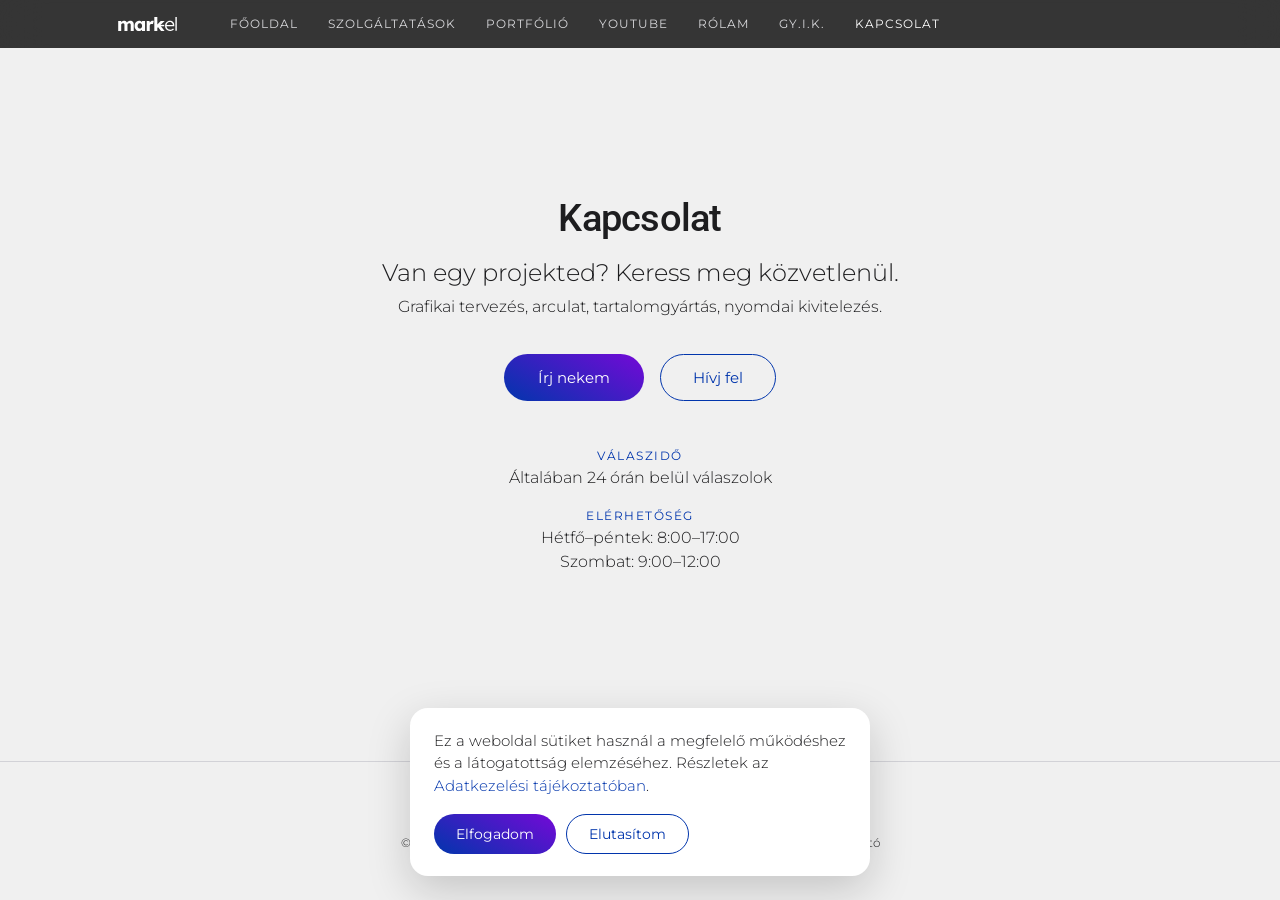
<file: kapcsolat.html>
<!DOCTYPE html>
<html lang="hu">
<head>
    <meta charset="UTF-8">
    <meta name="viewport" content="width=device-width, initial-scale=1.0">
    <script>document.documentElement.classList.add('js');</script>
    <title>Mark-EL | Kapcsolat</title>
    <meta name="description" content="Van egy projekted? Keress meg közvetlenül. Grafikai tervezés, arculat, tartalomgyártás, nyomdai kivitelezés.">

    <link rel="preconnect" href="https://fonts.googleapis.com">
    <link rel="preconnect" href="https://fonts.gstatic.com" crossorigin>
    <link href="https://fonts.googleapis.com/css2?family=Montserrat:ital,wght@0,300;0,400;0,500;1,300&family=Roboto:wght@700&display=swap" rel="stylesheet">

    <link rel="stylesheet" href="style.css">
</head>
<body class="sticky-page">

    <header class="navbar" id="navbar">
        <div class="nav-container">
            <a href="index.html" class="nav-logo" aria-label="Mark-EL főoldal"><img src="assets/mark-el-logo-black.svg" alt="Mark-EL"></a>
            <button class="nav-toggle" id="navToggle" aria-label="Menü megnyitása">
                <span></span><span></span><span></span>
            </button>
            <nav class="nav-links" id="navLinks">
                <a href="index.html">Főoldal</a>
                <a href="szolgaltatasok.html">Szolgáltatások</a>
                <a href="portfolio.html">Portfólió</a>
                <a href="youtube.html">YouTube</a>
                <a href="rolam.html">Rólam</a>
                <a href="gyik.html">GY.I.K.</a>
                <a href="kapcsolat.html" class="active">Kapcsolat</a>
            </nav>
        </div>
    </header>

    <main class="subpage container contact-page">
        <h1 class="section-title">Kapcsolat</h1>
        <p class="contact-lead">Van egy projekted? Keress meg közvetlenül.</p>
        <p class="contact-focus">Grafikai tervezés, arculat, tartalomgyártás, nyomdai kivitelezés.</p>

        <div class="contact-actions">
            <a href="#" id="contact-mail" class="cta-button">Írj nekem</a>
            <a href="#" id="contact-phone" class="btn-ghost">Hívj fel</a>
        </div>

        <div class="contact-meta">
            <div class="contact-meta-item">
                <span class="cm-label">Válaszidő</span>
                <span class="cm-value">Általában 24 órán belül válaszolok</span>
            </div>
            <div class="contact-meta-item">
                <span class="cm-label">Elérhetőség</span>
                <span class="cm-value">Hétfő&ndash;péntek: 8:00&ndash;17:00</span>
                <span class="cm-value">Szombat: 9:00&ndash;12:00</span>
            </div>
        </div>
    </main>

    <footer>
        <div class="footer-social">
            <a href="https://www.youtube.com/@mark-el" target="_blank" rel="noopener">YouTube</a>
            <a href="https://www.linkedin.com/in/mark-lehoczki/" target="_blank" rel="noopener">LinkedIn</a>
            <a href="https://www.instagram.com/marklehoczki/" target="_blank" rel="noopener">Instagram</a>
        </div>
        <p class="footer-legal">
            &copy; 2026 Mark-EL. Minden jog fenntartva.&nbsp;
            <span class="footer-links">
                <a href="impresszum.html">Impresszum</a>
                <span class="sep">|</span>
                <a href="adatkezeles.html">Adatkezelési tájékoztató</a>
            </span>
        </p>
    </footer>

    <script src="script.js"></script>

    <button id="backToTop" aria-label="Vissza a tetejére">
        <svg viewBox="0 0 24 24" width="22" height="22" style="pointer-events:none;">
            <path d="M7.41 15.41L12 10.83l4.59 4.58L18 14l-6-6-6 6z" fill="white"/>
        </svg>
    </button>
</body>
</html>
</file>
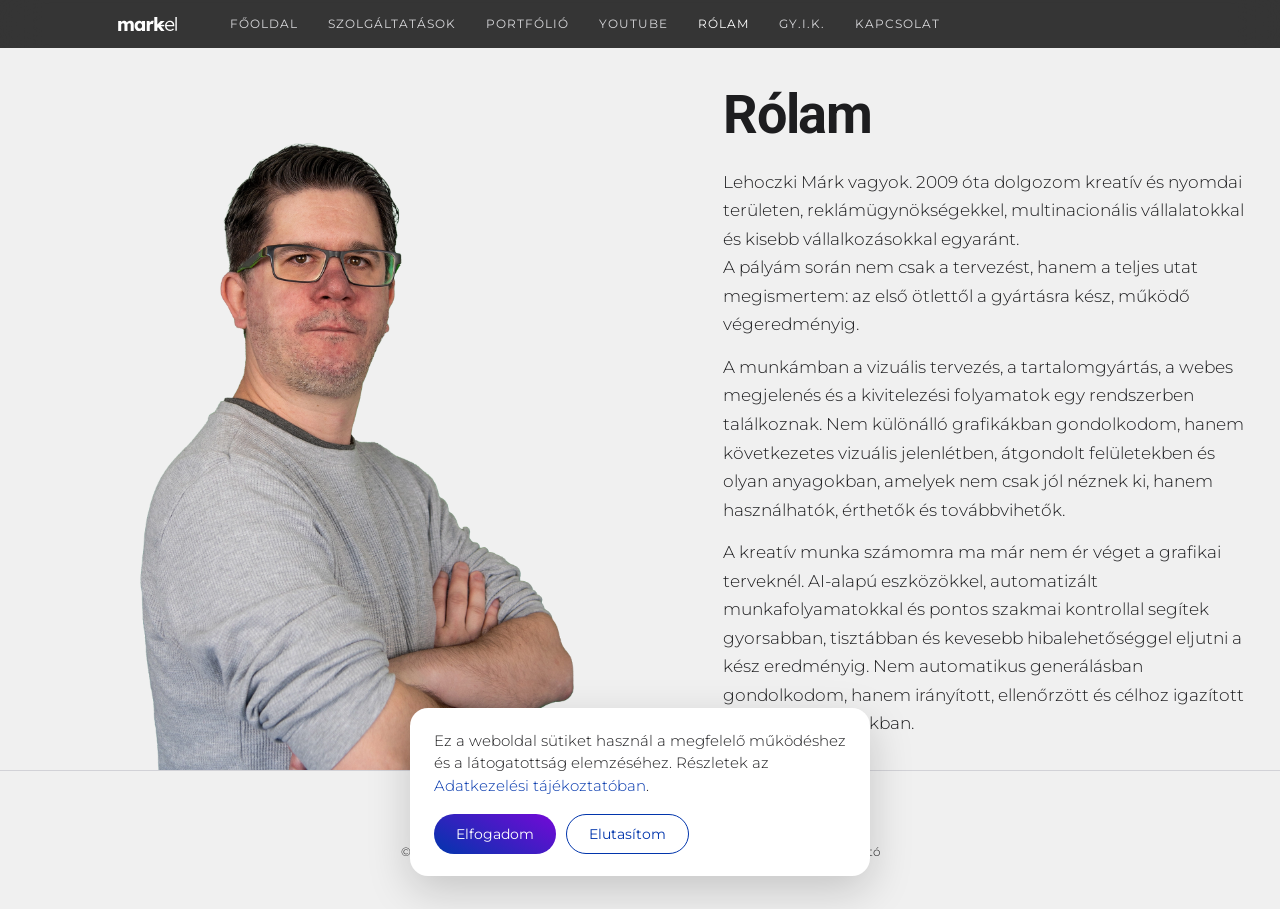
<file: rolam.html>
<!DOCTYPE html>
<html lang="hu">
<head>
    <meta charset="UTF-8">
    <meta name="viewport" content="width=device-width, initial-scale=1.0">
    <script>document.documentElement.classList.add('js');</script>
    <title>Lehoczki Márk | Grafikus, 18 év tapasztalattal</title>
    <meta name="description" content="Lehoczki Márk grafikus, 2008 óta a kreatív és nyomdai iparban. Az arculattól a nyomdai kivitelezésig, a teljes gyártási lánc egy kézben.">

    <link rel="preconnect" href="https://fonts.googleapis.com">
    <link rel="preconnect" href="https://fonts.gstatic.com" crossorigin>
    <link href="https://fonts.googleapis.com/css2?family=Montserrat:ital,wght@0,300;0,400;0,500;1,300&family=Roboto:wght@700&display=swap" rel="stylesheet">

    <link rel="stylesheet" href="style.css">
</head>
<body class="page-rolam">

    <header class="navbar" id="navbar">
        <div class="nav-container">
            <a href="index.html" class="nav-logo" aria-label="Mark-EL főoldal"><img src="assets/mark-el-logo-black.svg" alt="Mark-EL"></a>
            <button class="nav-toggle" id="navToggle" aria-label="Menü megnyitása">
                <span></span><span></span><span></span>
            </button>
            <nav class="nav-links" id="navLinks">
                <a href="index.html">Főoldal</a>
                <a href="szolgaltatasok.html">Szolgáltatások</a>
                <a href="portfolio.html">Portfólió</a>
                <a href="youtube.html">YouTube</a>
                <a href="rolam.html" class="active">Rólam</a>
                <a href="gyik.html">GY.I.K.</a>
                <a href="kapcsolat.html">Kapcsolat</a>
            </nav>
        </div>
    </header>

    <main class="rolam-main">
        <section class="about-hero">
            <div class="about-grid">
                <div class="about-photo reveal">
                    <img src="assets/mark-el-profile.webp" alt="Lehoczki Márk grafikus" onerror="this.style.display='none'">
                </div>
                <div class="about-text">
                    <h1 class="hello">Rólam</h1>
                    <p>Lehoczki Márk vagyok. 2009 óta dolgozom kreatív és nyomdai területen, reklámügynökségekkel, multinacionális vállalatokkal és kisebb vállalkozásokkal egyaránt.<br>A pályám során nem csak a tervezést, hanem a teljes utat megismertem: az első ötlettől a gyártásra kész, működő végeredményig.</p>
                    <p>A munkámban a vizuális tervezés, a tartalomgyártás, a webes megjelenés és a kivitelezési folyamatok egy rendszerben találkoznak. Nem különálló grafikákban gondolkodom, hanem következetes vizuális jelenlétben, átgondolt felületekben és olyan anyagokban, amelyek nem csak jól néznek ki, hanem használhatók, érthetők és továbbvihetők.</p>
                    <p>A kreatív munka számomra ma már nem ér véget a grafikai terveknél. AI-alapú eszközökkel, automatizált munkafolyamatokkal és pontos szakmai kontrollal segítek gyorsabban, tisztábban és kevesebb hibalehetőséggel eljutni a kész eredményig. Nem automatikus generálásban gondolkodom, hanem irányított, ellenőrzött és célhoz igazított munkafolyamatokban.</p>
                </div>
            </div>
        </section>
    </main>

    <footer>
        <div class="footer-social">
            <a href="https://www.youtube.com/@mark-el" target="_blank" rel="noopener">YouTube</a>
            <a href="https://www.linkedin.com/in/mark-lehoczki/" target="_blank" rel="noopener">LinkedIn</a>
            <a href="https://www.instagram.com/marklehoczki/" target="_blank" rel="noopener">Instagram</a>
        </div>
        <p class="footer-legal">
            &copy; 2026 Mark-EL. Minden jog fenntartva.&nbsp;
            <span class="footer-links">
                <a href="impresszum.html">Impresszum</a>
                <span class="sep">|</span>
                <a href="adatkezeles.html">Adatkezelési tájékoztató</a>
            </span>
        </p>
    </footer>

    <script src="script.js"></script>

    <button id="backToTop" aria-label="Vissza a tetejére">
        <svg viewBox="0 0 24 24" width="22" height="22" style="pointer-events:none;">
            <path d="M7.41 15.41L12 10.83l4.59 4.58L18 14l-6-6-6 6z" fill="white"/>
        </svg>
    </button>
</body>
</html>
</file>
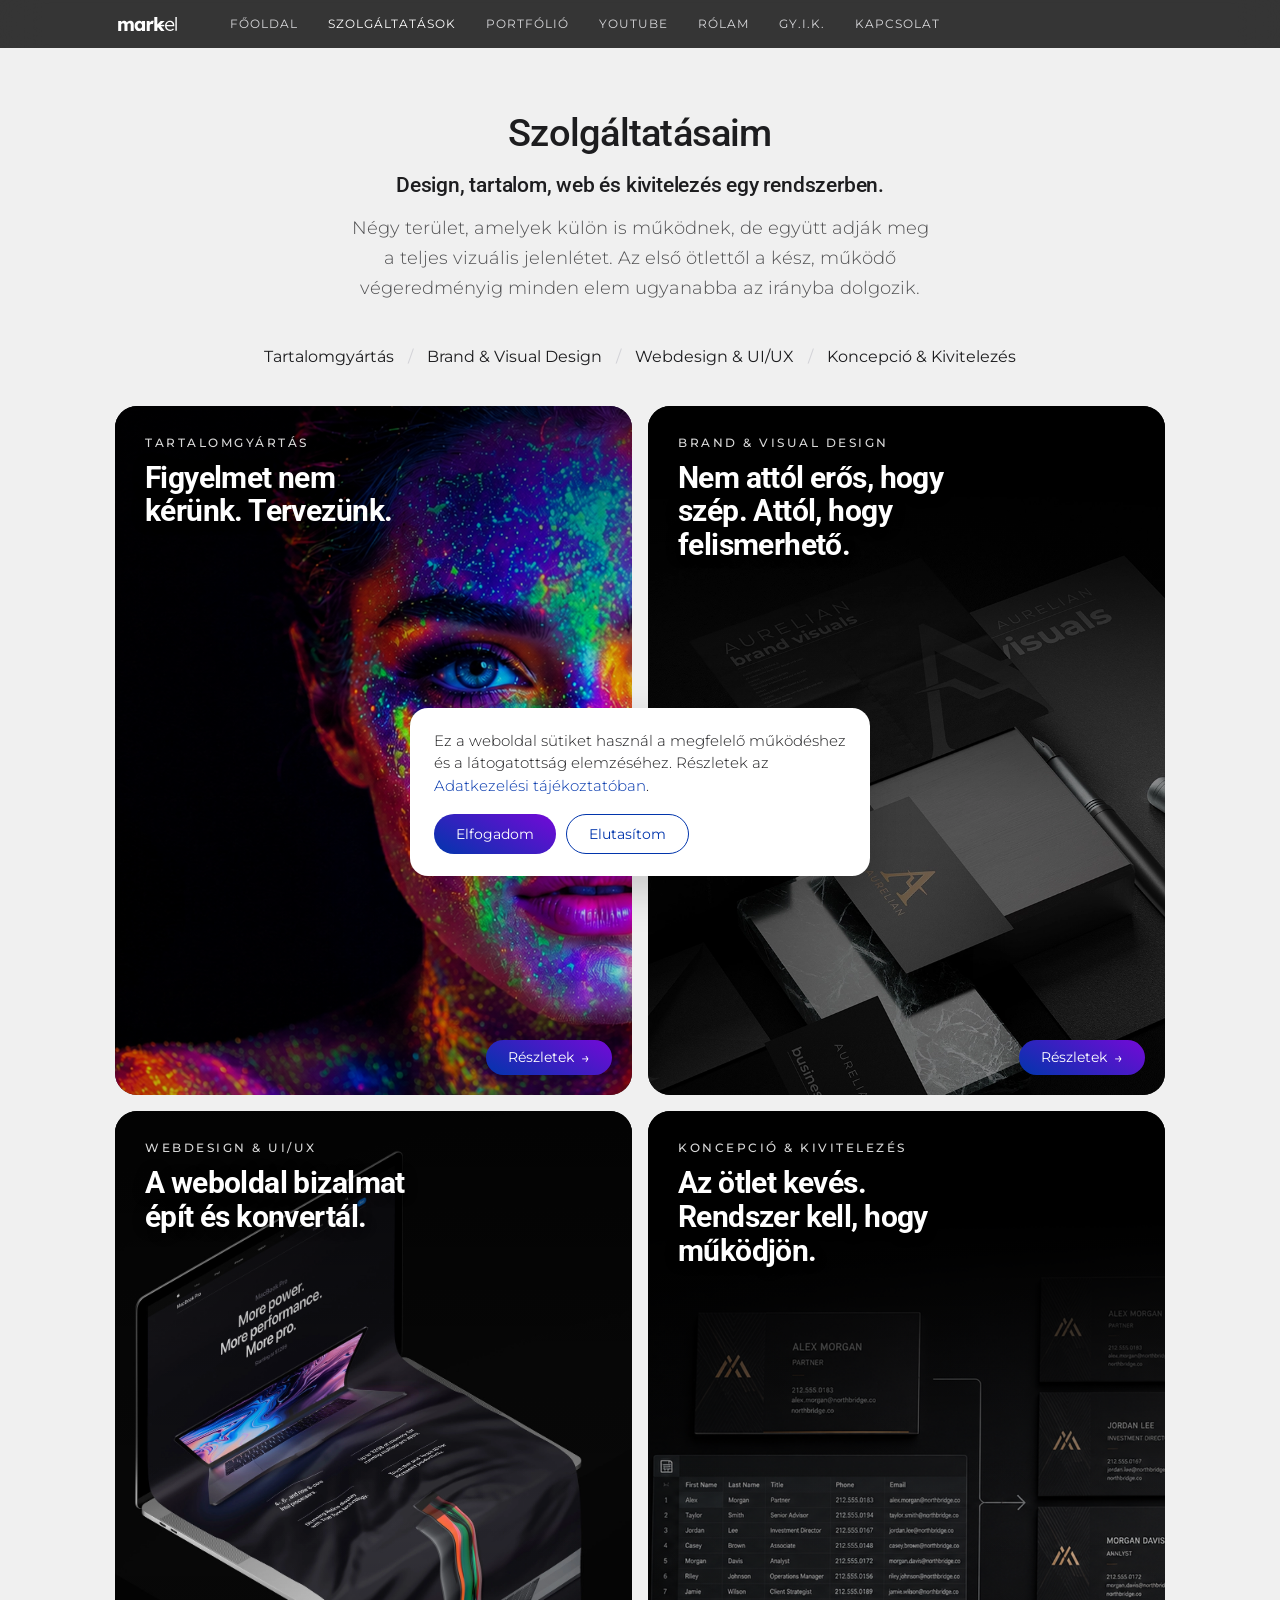
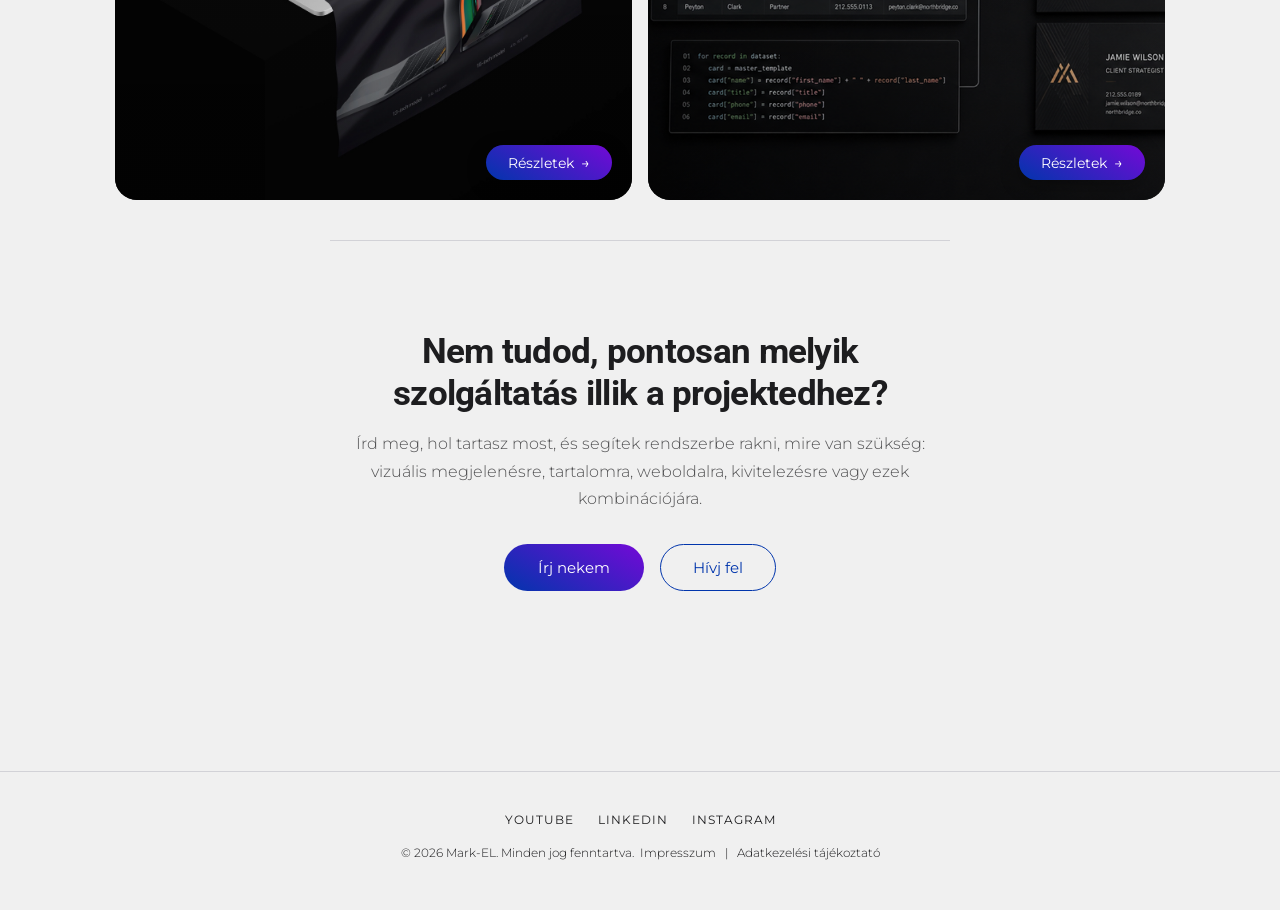
<file: szolgaltatasok.html>
<!DOCTYPE html>
<html lang="hu">
<head>
    <meta charset="UTF-8">
    <meta name="viewport" content="width=device-width, initial-scale=1.0">
    <script>document.documentElement.classList.add('js');</script>
    <title>Mark-EL | Szolgáltatások</title>
    <meta name="description" content="Grafikai tervezés, tartalomgyártás, projekt- és folyamatmenedzsment, nyomdai kivitelezés. Egy ember, a teljes folyamat.">

    <link rel="preconnect" href="https://fonts.googleapis.com">
    <link rel="preconnect" href="https://fonts.gstatic.com" crossorigin>
    <link href="https://fonts.googleapis.com/css2?family=Montserrat:ital,wght@0,300;0,400;0,500;1,300&family=Roboto:wght@700&display=swap" rel="stylesheet">

    <link rel="stylesheet" href="style.css">
</head>
<body>

    <header class="navbar" id="navbar">
        <div class="nav-container">
            <a href="index.html" class="nav-logo" aria-label="Mark-EL főoldal"><img src="assets/mark-el-logo-black.svg" alt="Mark-EL"></a>
            <button class="nav-toggle" id="navToggle" aria-label="Menü megnyitása">
                <span></span><span></span><span></span>
            </button>
            <nav class="nav-links" id="navLinks">
                <a href="index.html">Főoldal</a>
                <a href="szolgaltatasok.html" class="active">Szolgáltatások</a>
                <a href="portfolio.html">Portfólió</a>
                <a href="youtube.html">YouTube</a>
                <a href="rolam.html">Rólam</a>
                <a href="gyik.html">GY.I.K.</a>
                <a href="kapcsolat.html">Kapcsolat</a>
            </nav>
        </div>
    </header>

    <main class="subpage container svc-hub">

        <div class="svc-intro">
            <h2 class="section-title">Szolgáltatásaim</h2>
            <p class="svc-subtitle">Design, tartalom, web és kivitelezés egy rendszerben.</p>
            <p class="ap-lead">Négy terület, amelyek külön is működnek, de együtt adják meg a teljes vizuális jelenlétet. Az első ötlettől a kész, működő végeredményig minden elem ugyanabba az irányba dolgozik.</p>
        </div>

        <div class="portfolio-cats" id="service-cats">
            <a href="#szolg-tartalom">Tartalomgyártás</a>
            <a href="#szolg-grafikai">Brand & Visual Design</a>
            <a href="#szolg-web">Webdesign & UI/UX</a>
            <a href="#szolg-pm">Koncepció & Kivitelezés</a>
        </div>

        <div class="svc-wall">

            <!-- Tartalomgyártás -->
            <a class="svc-card reveal" id="szolg-tartalom" href="tartalomgyartas.html" aria-label="Tartalomgyártás – részletek">
                <img class="svc-card-img" src="assets/work/szolgaltatasok/tartalomgyartas.webp" alt="" loading="lazy">
                <div class="svc-card-body">
                    <span class="svc-card-label">Tartalomgyártás</span>
                    <h2 class="svc-card-title">Figyelmet nem kérünk. Tervezünk.</h2>
                </div>
                <span class="svc-card-cta">Részletek</span>
            </a>

            <!-- Brand & Visual Design -->
            <a class="svc-card reveal from-right" id="szolg-grafikai" href="brand-visual-design.html" aria-label="Brand &amp; Visual Design – részletek">
                <img class="svc-card-img" src="assets/work/szolgaltatasok/brand.webp" alt="" loading="lazy">
                <div class="svc-card-body">
                    <span class="svc-card-label">Brand &amp; Visual Design</span>
                    <h2 class="svc-card-title">Nem attól erős, hogy szép. Attól, hogy felismerhető.</h2>
                </div>
                <span class="svc-card-cta">Részletek</span>
            </a>

            <!-- Webdesign & UI/UX -->
            <a class="svc-card reveal" id="szolg-web" href="webdesign-uiux.html" aria-label="Webdesign &amp; UI/UX – részletek">
                <img class="svc-card-img" src="assets/work/szolgaltatasok/webdesign.webp" alt="" loading="lazy">
                <div class="svc-card-body">
                    <span class="svc-card-label">Webdesign &amp; UI/UX</span>
                    <h2 class="svc-card-title">A weboldal bizalmat épít és konvertál.</h2>
                </div>
                <span class="svc-card-cta">Részletek</span>
            </a>

            <!-- Koncepció & Kivitelezés -->
            <a class="svc-card reveal from-right" id="szolg-pm" href="koncepcio-kivitelezes.html" aria-label="Koncepció &amp; Kivitelezés – részletek">
                <img class="svc-card-img" src="assets/work/szolgaltatasok/koncepcio.webp" alt="" loading="lazy">
                <div class="svc-card-body">
                    <span class="svc-card-label">Koncepció &amp; Kivitelezés</span>
                    <h2 class="svc-card-title">Az ötlet kevés. Rendszer kell, hogy működjön.</h2>
                </div>
                <span class="svc-card-cta">Részletek</span>
            </a>

        </div>

        <!-- CTA -->
        <div class="ap-cta">
            <h2>Nem tudod, pontosan melyik szolgáltatás illik a projektedhez?</h2>
            <p>Írd meg, hol tartasz most, és segítek rendszerbe rakni, mire van szükség: vizuális megjelenésre, tartalomra, weboldalra, kivitelezésre vagy ezek kombinációjára.</p>
            <div class="contact-actions">
                <a href="#" id="contact-mail" class="cta-button">Írj nekem</a>
                <a href="#" id="contact-phone" class="btn-ghost">Hívj fel</a>
            </div>
        </div>

    </main>

    <footer>
        <div class="footer-social">
            <a href="https://www.youtube.com/@mark-el" target="_blank" rel="noopener">YouTube</a>
            <a href="https://www.linkedin.com/in/mark-lehoczki/" target="_blank" rel="noopener">LinkedIn</a>
            <a href="https://www.instagram.com/marklehoczki/" target="_blank" rel="noopener">Instagram</a>
        </div>
        <p class="footer-legal">
            &copy; 2026 Mark-EL. Minden jog fenntartva.&nbsp;
            <span class="footer-links">
                <a href="impresszum.html">Impresszum</a>
                <span class="sep">|</span>
                <a href="adatkezeles.html">Adatkezelési tájékoztató</a>
            </span>
        </p>
    </footer>

    <script src="script.js"></script>

    <button id="backToTop" aria-label="Vissza a tetejére">
        <svg viewBox="0 0 24 24" width="22" height="22" style="pointer-events:none;">
            <path d="M7.41 15.41L12 10.83l4.59 4.58L18 14l-6-6-6 6z" fill="white"/>
        </svg>
    </button>
</body>
</html>
</file>
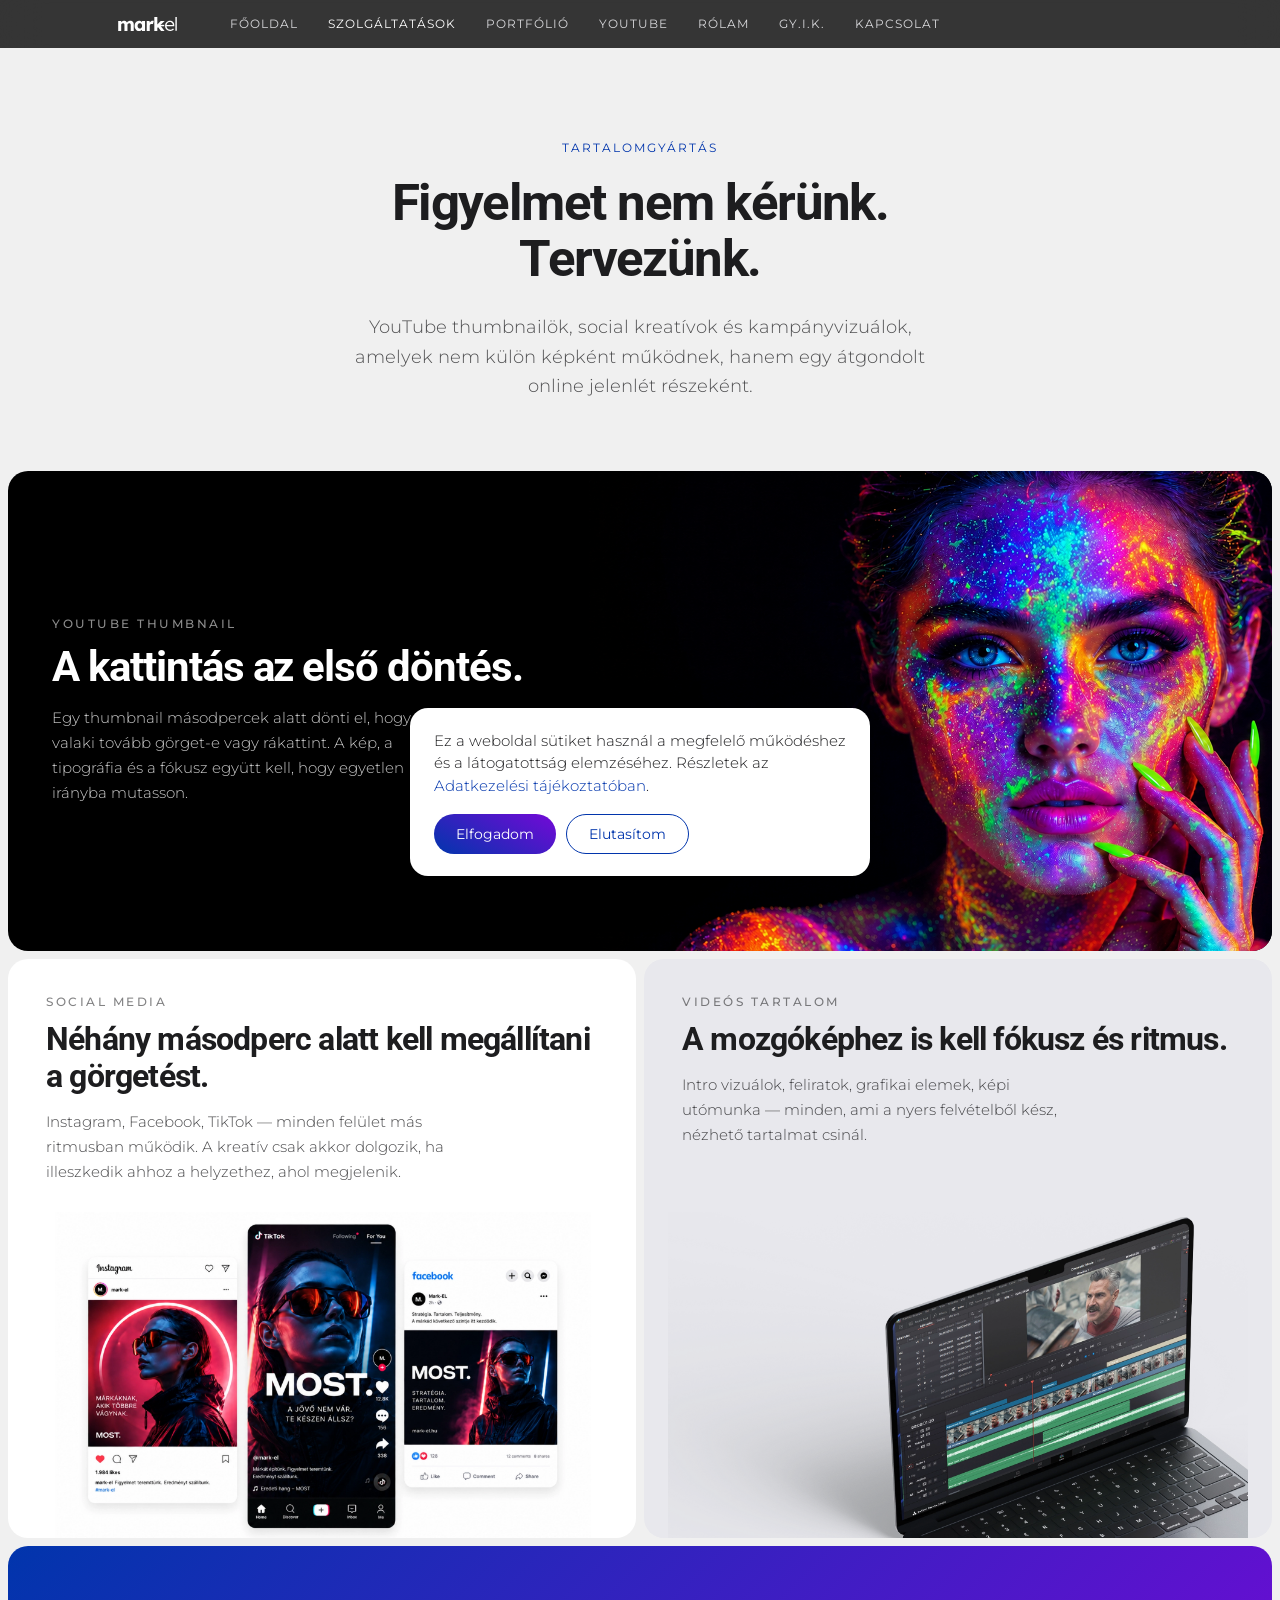
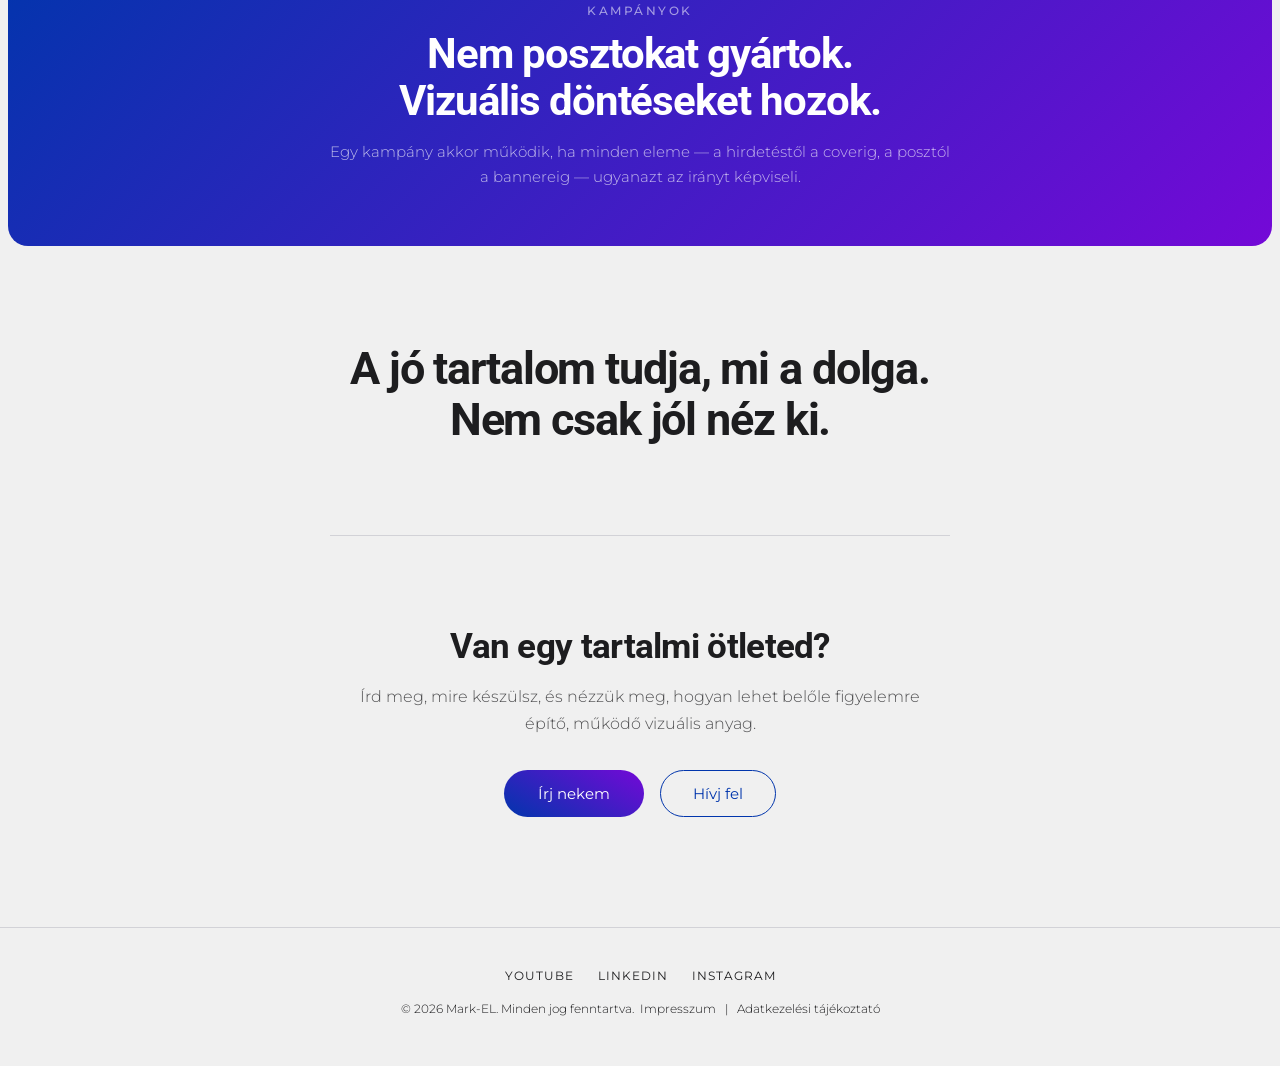
<file: tartalomgyartas.html>
<!DOCTYPE html>
<html lang="hu">
<head>
    <meta charset="UTF-8">
    <meta name="viewport" content="width=device-width, initial-scale=1.0">
    <script>document.documentElement.classList.add('js');</script>
    <title>Mark-EL | Tartalomgyártás</title>
    <meta name="description" content="YouTube thumbnailök, social kreatívok és kampányvizuálok, amelyek nem külön képként működnek, hanem egy átgondolt online jelenlét részeként.">

    <link rel="preconnect" href="https://fonts.googleapis.com">
    <link rel="preconnect" href="https://fonts.gstatic.com" crossorigin>
    <link href="https://fonts.googleapis.com/css2?family=Montserrat:ital,wght@0,300;0,400;0,500;1,300&family=Roboto:wght@700&display=swap" rel="stylesheet">

    <link rel="stylesheet" href="style.css">
</head>
<body>

    <header class="navbar" id="navbar">
        <div class="nav-container">
            <a href="index.html" class="nav-logo" aria-label="Mark-EL főoldal"><img src="assets/mark-el-logo-black.svg" alt="Mark-EL"></a>
            <button class="nav-toggle" id="navToggle" aria-label="Menü megnyitása">
                <span></span><span></span><span></span>
            </button>
            <nav class="nav-links" id="navLinks">
                <a href="index.html">Főoldal</a>
                <a href="szolgaltatasok.html" class="active">Szolgáltatások</a>
                <a href="portfolio.html">Portfólió</a>
                <a href="youtube.html">YouTube</a>
                <a href="rolam.html">Rólam</a>
                <a href="gyik.html">GY.I.K.</a>
                <a href="kapcsolat.html">Kapcsolat</a>
            </nav>
        </div>
    </header>

    <main class="ap-detail">

        <!-- HERO -->
        <div class="ap-hero">
            <span class="yt-kicker">Tartalomgyártás</span>
            <h1>Figyelmet nem kérünk.<br>Tervezünk.</h1>
            <p class="ap-lead">YouTube thumbnailök, social kreatívok és kampányvizuálok, amelyek nem külön képként működnek, hanem egy átgondolt online jelenlét részeként.</p>
        </div>

        <!-- VIZUÁLIS BLOKK-FAL -->
        <div class="ap-wall">

            <!-- Széles sötét: thumbnail -->
            <div class="ap-block ap-block--wide ap-block--dark" id="szolg-thumbnail">
                <div class="ap-block-text">
                    <span class="ap-block-label">YouTube thumbnail</span>
                    <h2>A kattintás az első döntés.</h2>
                    <p>Egy thumbnail másodpercek alatt dönti el, hogy valaki tovább görget-e vagy rákattint. A kép, a tipográfia és a fókusz együtt kell, hogy egyetlen irányba mutasson.</p>
                </div>
                <div class="ap-block-img"><img src="assets/work/tartalomgyartas/thumbnail.webp" alt="YouTube thumbnail" loading="lazy"></div>
            </div>

            <!-- Bal: social -->
            <div class="ap-block ap-block--light ap-block--tall" id="szolg-social">
                <div class="ap-block-text">
                    <span class="ap-block-label">Social media</span>
                    <h2>Néhány másodperc alatt kell megállítani a görgetést.</h2>
                    <p>Instagram, Facebook, TikTok — minden felület más ritmusban működik. A kreatív csak akkor dolgozik, ha illeszkedik ahhoz a helyzethez, ahol megjelenik.</p>
                </div>
                <div class="ap-block-img"><img src="assets/work/tartalomgyartas/social.webp" alt="Social media kreatív" loading="lazy"></div>
            </div>

            <!-- Jobb: videó -->
            <div class="ap-block ap-block--mid ap-block--tall" id="szolg-video">
                <div class="ap-block-text">
                    <span class="ap-block-label">Videós tartalom</span>
                    <h2>A mozgóképhez is kell fókusz és ritmus.</h2>
                    <p>Intro vizuálok, feliratok, grafikai elemek, képi utómunka — minden, ami a nyers felvételből kész, nézhető tartalmat csinál.</p>
                </div>
                <div class="ap-block-img"><img src="assets/work/tartalomgyartas/video.webp" alt="Videós tartalom" loading="lazy"></div>
            </div>

            <!-- Széles accent: kampány -->
            <div class="ap-block ap-block--wide ap-block--accent ap-block--text-only">
                <div class="ap-block-text">
                    <span class="ap-block-label">Kampányok</span>
                    <h2>Nem posztokat gyártok.<br>Vizuális döntéseket hozok.</h2>
                    <p>Egy kampány akkor működik, ha minden eleme — a hirdetéstől a coverig, a posztól a bannereig — ugyanazt az irányt képviseli.</p>
                </div>
            </div>

        </div>

        <!-- NAGY STATEMENT -->
        <div class="ap-statement">
            <h2>A jó tartalom tudja, mi a dolga.<br>Nem csak jól néz ki.</h2>
        </div>

        <!-- CTA -->
        <div class="ap-cta">
            <h2>Van egy tartalmi ötleted?</h2>
            <p>Írd meg, mire készülsz, és nézzük meg, hogyan lehet belőle figyelemre építő, működő vizuális anyag.</p>
            <div class="contact-actions">
                <a href="#" id="contact-mail" class="cta-button">Írj nekem</a>
                <a href="#" id="contact-phone" class="btn-ghost">Hívj fel</a>
            </div>
        </div>

    </main>

    <footer>
        <div class="footer-social">
            <a href="https://www.youtube.com/@mark-el" target="_blank" rel="noopener">YouTube</a>
            <a href="https://www.linkedin.com/in/mark-lehoczki/" target="_blank" rel="noopener">LinkedIn</a>
            <a href="https://www.instagram.com/marklehoczki/" target="_blank" rel="noopener">Instagram</a>
        </div>
        <p class="footer-legal">
            &copy; 2026 Mark-EL. Minden jog fenntartva.&nbsp;
            <span class="footer-links">
                <a href="impresszum.html">Impresszum</a>
                <span class="sep">|</span>
                <a href="adatkezeles.html">Adatkezelési tájékoztató</a>
            </span>
        </p>
    </footer>

    <script src="script.js"></script>

    <button id="backToTop" aria-label="Vissza a tetejére">
        <svg viewBox="0 0 24 24" width="22" height="22" style="pointer-events:none;">
            <path d="M7.41 15.41L12 10.83l4.59 4.58L18 14l-6-6-6 6z" fill="white"/>
        </svg>
    </button>
</body>
</html>
</file>
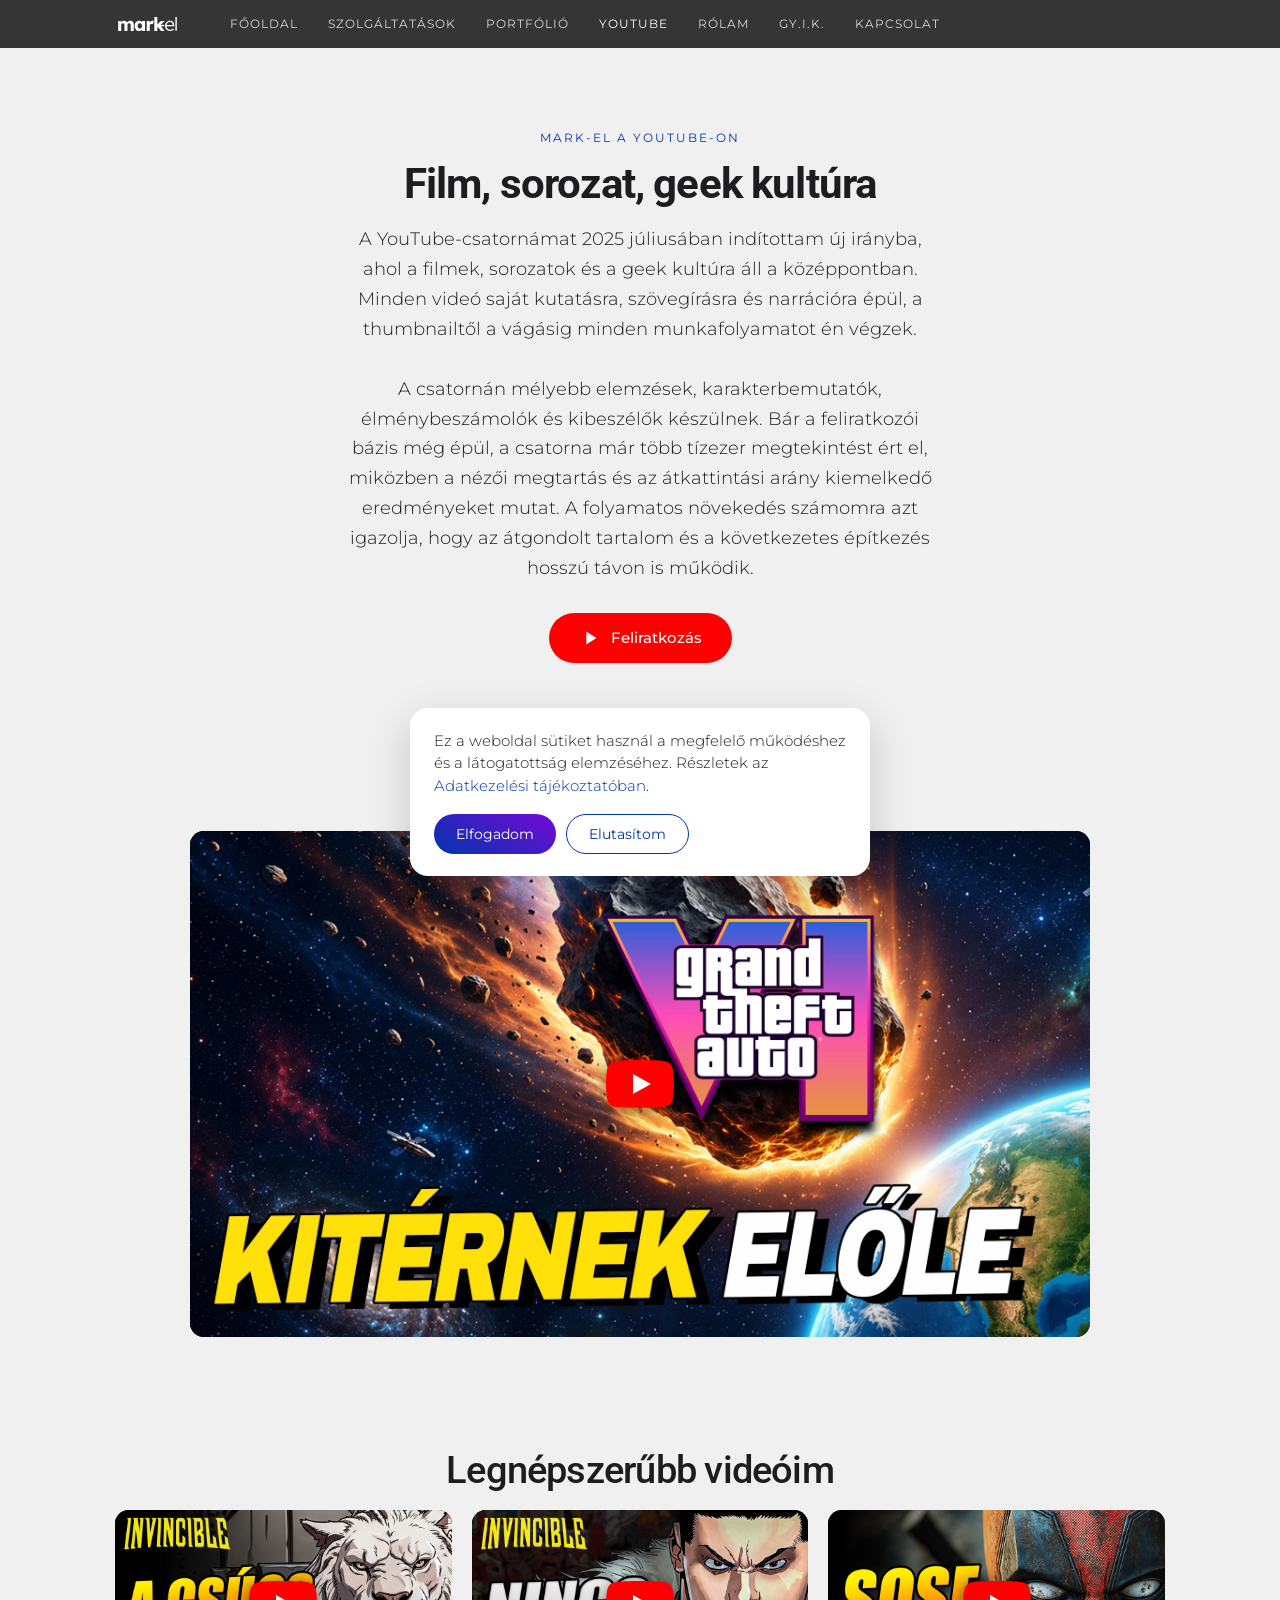
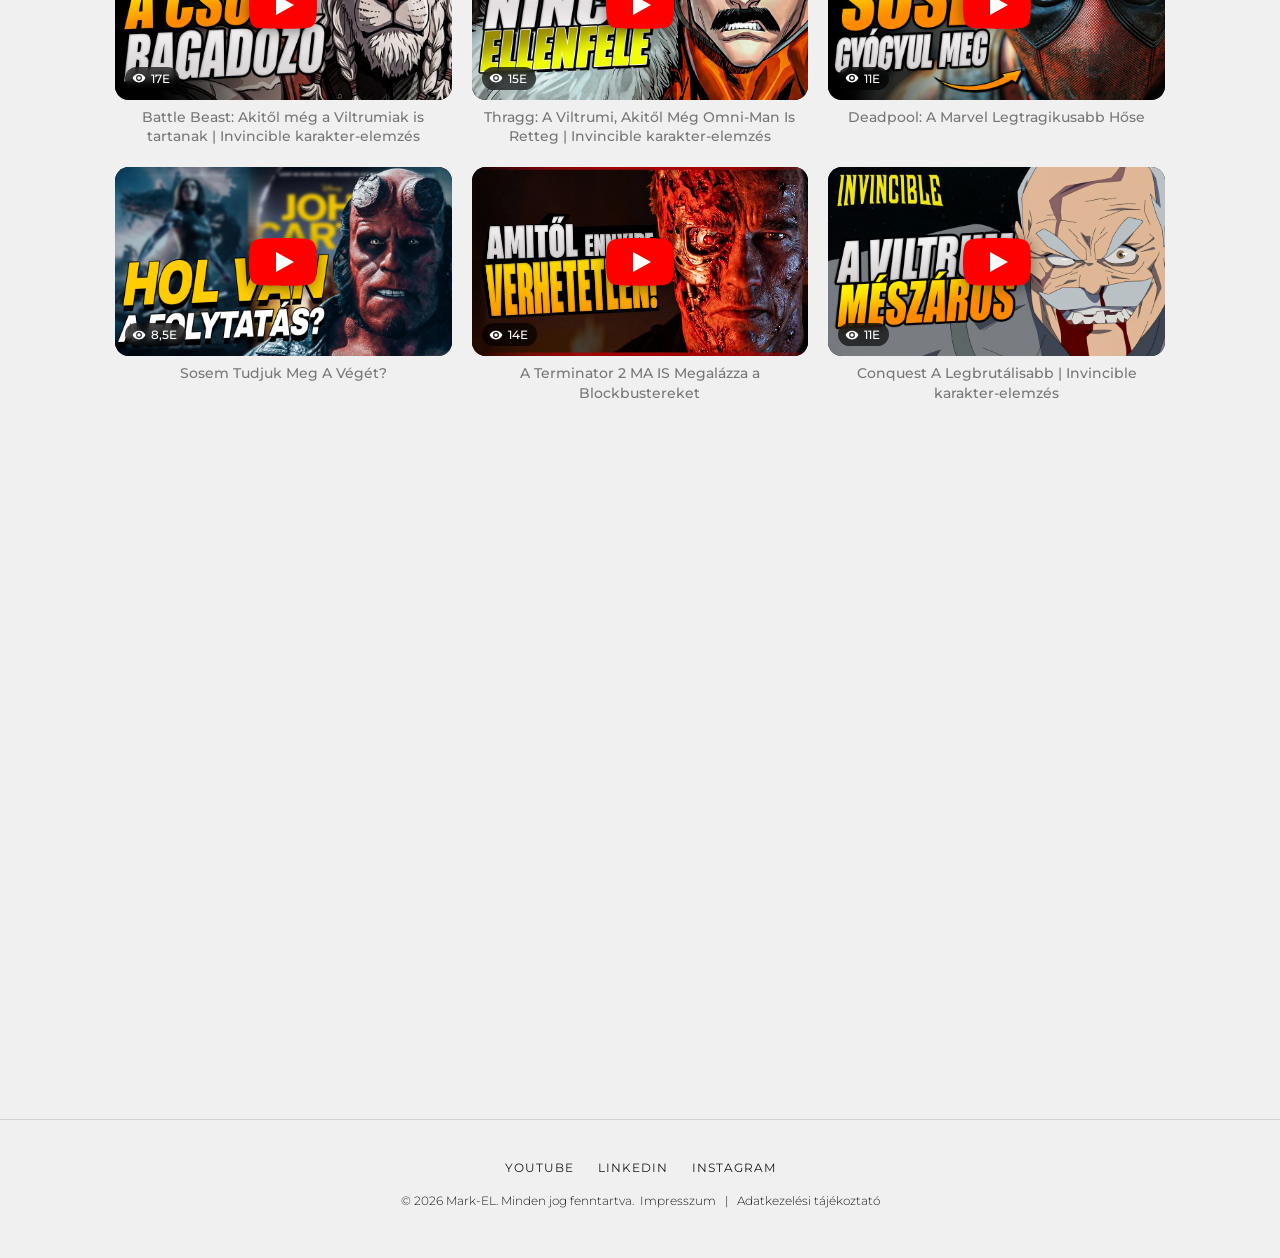
<file: youtube.html>
<!DOCTYPE html>
<html lang="hu">
<head>
    <meta charset="UTF-8">
    <meta name="viewport" content="width=device-width, initial-scale=1.0">
    <script>document.documentElement.classList.add('js');</script>
    <title>Mark-EL | YouTube</title>
    <meta name="description" content="A Mark-EL YouTube csatorna: film, sorozat, geek kultúra, mélységében. Karakterelemzések, retrospektívek, élménybeszámolók.">

    <link rel="preconnect" href="https://fonts.googleapis.com">
    <link rel="preconnect" href="https://fonts.gstatic.com" crossorigin>
    <link href="https://fonts.googleapis.com/css2?family=Montserrat:ital,wght@0,300;0,400;0,500;1,300&family=Roboto:wght@700&display=swap" rel="stylesheet">

    <link rel="stylesheet" href="style.css">
</head>
<body>

    <header class="navbar" id="navbar">
        <div class="nav-container">
            <a href="index.html" class="nav-logo" aria-label="Mark-EL főoldal"><img src="assets/mark-el-logo-black.svg" alt="Mark-EL"></a>
            <button class="nav-toggle" id="navToggle" aria-label="Menü megnyitása">
                <span></span><span></span><span></span>
            </button>
            <nav class="nav-links" id="navLinks">
                <a href="index.html">Főoldal</a>
                <a href="szolgaltatasok.html">Szolgáltatások</a>
                <a href="portfolio.html">Portfólió</a>
                <a href="youtube.html" class="active">YouTube</a>
                <a href="rolam.html">Rólam</a>
                <a href="gyik.html">GY.I.K.</a>
                <a href="kapcsolat.html">Kapcsolat</a>
            </nav>
        </div>
    </header>

    <section class="yt-hero">
        <div class="container">
            <span class="yt-kicker">Mark-EL a YouTube-on</span>
            <h1>Film, sorozat, geek kultúra</h1>
            <p>A YouTube-csatornámat 2025 júliusában indítottam új irányba, ahol a filmek, sorozatok és a geek kultúra áll a középpontban. Minden videó saját kutatásra, szövegírásra és narrációra épül, a thumbnailtől a vágásig minden munkafolyamatot én végzek.</p>
            <p>A csatornán mélyebb elemzések, karakterbemutatók, élménybeszámolók és kibeszélők készülnek. Bár a feliratkozói bázis még épül, a csatorna már több tízezer megtekintést ért el, miközben a nézői megtartás és az átkattintási arány kiemelkedő eredményeket mutat. A folyamatos növekedés számomra azt igazolja, hogy az átgondolt tartalom és a következetes építkezés hosszú távon is működik.</p>
            <a href="https://www.youtube.com/@mark-el?sub_confirmation=1" target="_blank" rel="noopener" class="btn-youtube">
                <svg viewBox="0 0 24 24" aria-hidden="true"><path d="M8 5v14l11-7z"/></svg>
                Feliratkozás
            </a>
        </div>
    </section>

    <section class="yt-section">
        <div class="container">
            <h2 class="section-title">Legfrissebb videóm</h2>
            <div class="video-featured">
                <a href="https://www.youtube.com/watch?v=mtejjB9E65Y" target="_blank" rel="noopener" class="video-thumb-link">
                    <div class="video-container">
                        <img src="assets/youtube/legfrissebb.webp" alt="Legfrissebb videóm" class="video-thumb-img">
                        <div class="video-play-btn" aria-hidden="true">
                            <svg viewBox="0 0 68 48"><path d="M66.52 7.74C65.7 4.66 63.24 2.2 60.16 1.38 54.9 0 34 0 34 0S13.1 0 7.84 1.38C4.76 2.2 2.3 4.66 1.48 7.74 0 13.06 0 24 0 24s0 10.94 1.48 16.26c.82 3.08 3.28 5.54 6.36 6.36C13.1 48 34 48 34 48s20.9 0 26.16-1.38c3.08-.82 5.54-3.28 6.36-6.36C68 34.94 68 24 68 24s0-10.94-1.48-16.26z" fill="#ff0000"/><path d="M45 24L27 14v20z" fill="#fff"/></svg>
                        </div>
                    </div>
                </a>
            </div>
        </div>
    </section>

    <section class="yt-section">
        <div class="container">
            <h2 class="section-title">Legnépszerűbb videóim</h2>
            <div id="video-list">

                <article class="video-card">
                    <a href="https://www.youtube.com/watch?v=wYqw1dn8lv8" target="_blank" rel="noopener" class="video-thumb-link">
                        <div class="video-container">
                            <img src="assets/youtube/nepszeru-1.webp" alt="Legnépszerűbb videó 1" class="video-thumb-img">
                            <div class="video-play-btn" aria-hidden="true"><svg viewBox="0 0 68 48"><path d="M66.52 7.74C65.7 4.66 63.24 2.2 60.16 1.38 54.9 0 34 0 34 0S13.1 0 7.84 1.38C4.76 2.2 2.3 4.66 1.48 7.74 0 13.06 0 24 0 24s0 10.94 1.48 16.26c.82 3.08 3.28 5.54 6.36 6.36C13.1 48 34 48 34 48s20.9 0 26.16-1.38c3.08-.82 5.54-3.28 6.36-6.36C68 34.94 68 24 68 24s0-10.94-1.48-16.26z" fill="#ff0000"/><path d="M45 24L27 14v20z" fill="#fff"/></svg></div>
                            <div class="video-views">
                                <svg viewBox="0 0 24 24" aria-hidden="true"><path d="M12 4.5C7 4.5 2.73 7.61 1 12c1.73 4.39 6 7.5 11 7.5s9.27-3.11 11-7.5c-1.73-4.39-6-7.5-11-7.5zm0 12.5a5 5 0 1 1 0-10 5 5 0 0 1 0 10zm0-8a3 3 0 1 0 0 6 3 3 0 0 0 0-6z"/></svg>
                                <span data-views="17k">17E</span>
                            </div>
                        </div>
                    </a>
                    <p class="video-title">Battle Beast: Akitől még a Viltrumiak is tartanak | Invincible karakter-elemzés</p>
                </article>

                <article class="video-card">
                    <a href="https://www.youtube.com/watch?v=HoPc0v2nUDE" target="_blank" rel="noopener" class="video-thumb-link">
                        <div class="video-container">
                            <img src="assets/youtube/nepszeru-2.webp" alt="Legnépszerűbb videó 2" class="video-thumb-img">
                            <div class="video-play-btn" aria-hidden="true"><svg viewBox="0 0 68 48"><path d="M66.52 7.74C65.7 4.66 63.24 2.2 60.16 1.38 54.9 0 34 0 34 0S13.1 0 7.84 1.38C4.76 2.2 2.3 4.66 1.48 7.74 0 13.06 0 24 0 24s0 10.94 1.48 16.26c.82 3.08 3.28 5.54 6.36 6.36C13.1 48 34 48 34 48s20.9 0 26.16-1.38c3.08-.82 5.54-3.28 6.36-6.36C68 34.94 68 24 68 24s0-10.94-1.48-16.26z" fill="#ff0000"/><path d="M45 24L27 14v20z" fill="#fff"/></svg></div>
                            <div class="video-views">
                                <svg viewBox="0 0 24 24" aria-hidden="true"><path d="M12 4.5C7 4.5 2.73 7.61 1 12c1.73 4.39 6 7.5 11 7.5s9.27-3.11 11-7.5c-1.73-4.39-6-7.5-11-7.5zm0 12.5a5 5 0 1 1 0-10 5 5 0 0 1 0 10zm0-8a3 3 0 1 0 0 6 3 3 0 0 0 0-6z"/></svg>
                                <span data-views="15k">15E</span>
                            </div>
                        </div>
                    </a>
                    <p class="video-title">Thragg: A Viltrumi, Akitől Még Omni-Man Is Retteg | Invincible karakter-elemzés</p>
                </article>

                <article class="video-card">
                    <a href="https://www.youtube.com/watch?v=_EzL6zJ1ltE" target="_blank" rel="noopener" class="video-thumb-link">
                        <div class="video-container">
                            <img src="assets/youtube/nepszeru-3.webp" alt="Legnépszerűbb videó 3" class="video-thumb-img">
                            <div class="video-play-btn" aria-hidden="true"><svg viewBox="0 0 68 48"><path d="M66.52 7.74C65.7 4.66 63.24 2.2 60.16 1.38 54.9 0 34 0 34 0S13.1 0 7.84 1.38C4.76 2.2 2.3 4.66 1.48 7.74 0 13.06 0 24 0 24s0 10.94 1.48 16.26c.82 3.08 3.28 5.54 6.36 6.36C13.1 48 34 48 34 48s20.9 0 26.16-1.38c3.08-.82 5.54-3.28 6.36-6.36C68 34.94 68 24 68 24s0-10.94-1.48-16.26z" fill="#ff0000"/><path d="M45 24L27 14v20z" fill="#fff"/></svg></div>
                            <div class="video-views">
                                <svg viewBox="0 0 24 24" aria-hidden="true"><path d="M12 4.5C7 4.5 2.73 7.61 1 12c1.73 4.39 6 7.5 11 7.5s9.27-3.11 11-7.5c-1.73-4.39-6-7.5-11-7.5zm0 12.5a5 5 0 1 1 0-10 5 5 0 0 1 0 10zm0-8a3 3 0 1 0 0 6 3 3 0 0 0 0-6z"/></svg>
                                <span data-views="11k">11E</span>
                            </div>
                        </div>
                    </a>
                    <p class="video-title">Deadpool: A Marvel Legtragikusabb Hőse</p>
                </article>

                <article class="video-card">
                    <a href="https://www.youtube.com/watch?v=_oIBIYhZewM&t=144s" target="_blank" rel="noopener" class="video-thumb-link">
                        <div class="video-container">
                            <img src="assets/youtube/nepszeru-4.webp" alt="Legnépszerűbb videó 4" class="video-thumb-img">
                            <div class="video-play-btn" aria-hidden="true"><svg viewBox="0 0 68 48"><path d="M66.52 7.74C65.7 4.66 63.24 2.2 60.16 1.38 54.9 0 34 0 34 0S13.1 0 7.84 1.38C4.76 2.2 2.3 4.66 1.48 7.74 0 13.06 0 24 0 24s0 10.94 1.48 16.26c.82 3.08 3.28 5.54 6.36 6.36C13.1 48 34 48 34 48s20.9 0 26.16-1.38c3.08-.82 5.54-3.28 6.36-6.36C68 34.94 68 24 68 24s0-10.94-1.48-16.26z" fill="#ff0000"/><path d="M45 24L27 14v20z" fill="#fff"/></svg></div>
                            <div class="video-views">
                                <svg viewBox="0 0 24 24" aria-hidden="true"><path d="M12 4.5C7 4.5 2.73 7.61 1 12c1.73 4.39 6 7.5 11 7.5s9.27-3.11 11-7.5c-1.73-4.39-6-7.5-11-7.5zm0 12.5a5 5 0 1 1 0-10 5 5 0 0 1 0 10zm0-8a3 3 0 1 0 0 6 3 3 0 0 0 0-6z"/></svg>
                                <span data-views="0">8,5E</span>
                            </div>
                        </div>
                    </a>
                    <p class="video-title">Sosem Tudjuk Meg A Végét?</p>
                </article>

                <article class="video-card">
                    <a href="https://www.youtube.com/watch?v=OUpc4O5HYTo&t=16s" target="_blank" rel="noopener" class="video-thumb-link">
                        <div class="video-container">
                            <img src="assets/youtube/nepszeru-5.webp" alt="Legnépszerűbb videó 5" class="video-thumb-img">
                            <div class="video-play-btn" aria-hidden="true"><svg viewBox="0 0 68 48"><path d="M66.52 7.74C65.7 4.66 63.24 2.2 60.16 1.38 54.9 0 34 0 34 0S13.1 0 7.84 1.38C4.76 2.2 2.3 4.66 1.48 7.74 0 13.06 0 24 0 24s0 10.94 1.48 16.26c.82 3.08 3.28 5.54 6.36 6.36C13.1 48 34 48 34 48s20.9 0 26.16-1.38c3.08-.82 5.54-3.28 6.36-6.36C68 34.94 68 24 68 24s0-10.94-1.48-16.26z" fill="#ff0000"/><path d="M45 24L27 14v20z" fill="#fff"/></svg></div>
                            <div class="video-views">
                                <svg viewBox="0 0 24 24" aria-hidden="true"><path d="M12 4.5C7 4.5 2.73 7.61 1 12c1.73 4.39 6 7.5 11 7.5s9.27-3.11 11-7.5c-1.73-4.39-6-7.5-11-7.5zm0 12.5a5 5 0 1 1 0-10 5 5 0 0 1 0 10zm0-8a3 3 0 1 0 0 6 3 3 0 0 0 0-6z"/></svg>
                                <span data-views="0">14E</span>
                            </div>
                        </div>
                    </a>
                    <p class="video-title">A Terminator 2 MA IS Megalázza a Blockbustereket</p>
                </article>

                <article class="video-card">
                    <a href="https://www.youtube.com/watch?v=wf6G3kIskqc&t=193s" target="_blank" rel="noopener" class="video-thumb-link">
                        <div class="video-container">
                            <img src="assets/youtube/nepszeru-6.webp" alt="Legnépszerűbb videó 6" class="video-thumb-img">
                            <div class="video-play-btn" aria-hidden="true"><svg viewBox="0 0 68 48"><path d="M66.52 7.74C65.7 4.66 63.24 2.2 60.16 1.38 54.9 0 34 0 34 0S13.1 0 7.84 1.38C4.76 2.2 2.3 4.66 1.48 7.74 0 13.06 0 24 0 24s0 10.94 1.48 16.26c.82 3.08 3.28 5.54 6.36 6.36C13.1 48 34 48 34 48s20.9 0 26.16-1.38c3.08-.82 5.54-3.28 6.36-6.36C68 34.94 68 24 68 24s0-10.94-1.48-16.26z" fill="#ff0000"/><path d="M45 24L27 14v20z" fill="#fff"/></svg></div>
                            <div class="video-views">
                                <svg viewBox="0 0 24 24" aria-hidden="true"><path d="M12 4.5C7 4.5 2.73 7.61 1 12c1.73 4.39 6 7.5 11 7.5s9.27-3.11 11-7.5c-1.73-4.39-6-7.5-11-7.5zm0 12.5a5 5 0 1 1 0-10 5 5 0 0 1 0 10zm0-8a3 3 0 1 0 0 6 3 3 0 0 0 0-6z"/></svg>
                                <span data-views="0">11E</span>
                            </div>
                        </div>
                    </a>
                    <p class="video-title">Conquest A Legbrutálisabb | Invincible karakter-elemzés</p>
                </article>

            </div>
        </div>
    </section>

    <section id="stats-bar">
        <div class="container">
            <h2 class="section-title">Számokban</h2>
            <p class="section-sub">Szerény feliratkozószám, mégis stabil nézettség és kiemelkedő nézési idő.</p>
            <div class="stats-grid">
                <div class="stat-item">
                    <span class="stat-number" data-target="46000">0</span>
                    <span class="stat-label">Havi megtekintés</span>
                </div>
                <div class="stat-item">
                    <span class="stat-number" data-target="16" data-suffix="%">0</span>
                    <span class="stat-label">Átlagos CTR</span>
                </div>
                <div class="stat-item">
                    <span class="stat-number" data-target="5" data-suffix=" perc">0</span>
                    <span class="stat-label">Átlagos nézési idő</span>
                </div>
                <div class="stat-item">
                    <span class="stat-number" data-target="2500" data-suffix="+">0</span>
                    <span class="stat-label">Megtekintés / videó</span>
                </div>
            </div>
        </div>
    </section>

    <section class="yt-section yt-partner">
        <div class="container">
            <h2 class="section-title">Együttműködés</h2>
            <p>Márka, ügynökség vagy szponzor vagy? Elkötelezett, niche közönség és erős nézési idő. Beszéljünk egy lehetséges együttműködésről.</p>
            <a href="kapcsolat.html" class="cta-button">Kapcsolat</a>
        </div>
    </section>

    <footer>
        <div class="footer-social">
            <a href="https://www.youtube.com/@mark-el" target="_blank" rel="noopener">YouTube</a>
            <a href="https://www.linkedin.com/in/mark-lehoczki/" target="_blank" rel="noopener">LinkedIn</a>
            <a href="https://www.instagram.com/marklehoczki/" target="_blank" rel="noopener">Instagram</a>
        </div>
        <p class="footer-legal">
            &copy; 2026 Mark-EL. Minden jog fenntartva.&nbsp;
            <span class="footer-links">
                <a href="impresszum.html">Impresszum</a>
                <span class="sep">|</span>
                <a href="adatkezeles.html">Adatkezelési tájékoztató</a>
            </span>
        </p>
    </footer>

    <script src="script.js"></script>

    <button id="backToTop" aria-label="Vissza a tetejére">
        <svg viewBox="0 0 24 24" width="22" height="22" style="pointer-events:none;">
            <path d="M7.41 15.41L12 10.83l4.59 4.58L18 14l-6-6-6 6z" fill="white"/>
        </svg>
    </button>
</body>
</html>
</file>
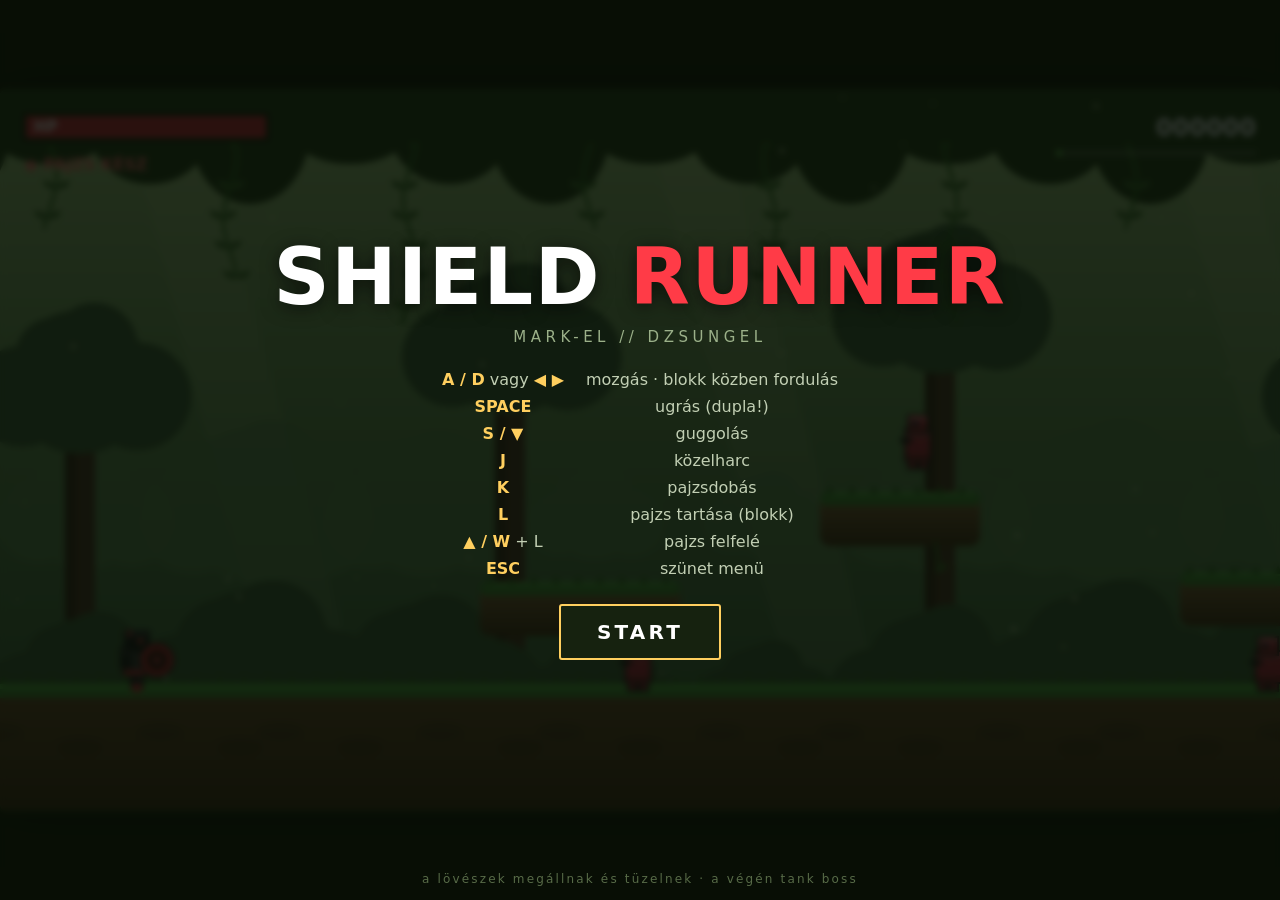
<file: demok/shieldrunner/mark-el-shield-runner-jungle-demo.html>
<!DOCTYPE html>
<html lang="hu">
<head>
<meta charset="UTF-8">
<meta name="viewport" content="width=device-width, initial-scale=1.0, maximum-scale=1.0, user-scalable=no">
<title>MARK-EL // SHIELD RUNNER</title>
<style>
  *{margin:0;padding:0;box-sizing:border-box;}
  html,body{height:100%;background:#0c1408;overflow:hidden;
    font-family:system-ui,-apple-system,"Segoe UI",Arial,sans-serif;}
  body{display:flex;align-items:center;justify-content:center;}
  #wrap{position:relative;width:100vw;height:100vh;display:flex;align-items:center;justify-content:center;}
  canvas{display:block;width:min(100vw,calc(100vh*16/9));height:min(100vh,calc(100vw*9/16));
    background:#3f6b45;border-radius:6px;box-shadow:0 0 0 3px #16220f,0 0 50px rgba(0,0,0,.55);}
  .overlay{position:absolute;inset:0;display:flex;flex-direction:column;align-items:center;justify-content:center;
    text-align:center;color:#e6efdd;background:rgba(8,14,6,.82);backdrop-filter:blur(3px);padding:24px;}
  .overlay.hidden{display:none;}
  .title{font-weight:800;font-size:clamp(32px,6.8vw,78px);line-height:.95;color:#fff;
    text-shadow:0 3px 18px rgba(0,0,0,.6);letter-spacing:.02em;}
  .title span{color:#ff3b47;}
  .sub{margin-top:14px;font-size:clamp(11px,1.4vw,15px);color:#9bb089;letter-spacing:.3em;text-transform:uppercase;}
  .keys{margin:24px auto 0;display:grid;grid-template-columns:auto auto;gap:8px 22px;
    font-size:clamp(12px,1.5vw,16px);color:#c2cfb4;}
  .keys b{color:#ffcf5f;font-weight:700;}
  .btn{margin-top:26px;padding:14px 36px;border:2px solid #ffcf5f;background:#16220f;color:#fff;
    font-family:inherit;font-size:clamp(15px,1.8vw,20px);font-weight:700;letter-spacing:.16em;
    cursor:pointer;text-transform:uppercase;border-radius:3px;transition:.15s;}
  .btn:hover{background:#ffcf5f;color:#16220f;}
  .btn.red{border-color:#ff3b47;}.btn.red:hover{background:#ff3b47;color:#fff;}
  .btn.ghost{border-color:#586b48;}.btn.ghost:hover{background:#586b48;color:#fff;}
  .menu{display:flex;flex-direction:column;gap:12px;margin-top:24px;min-width:min(320px,80vw);}
  .menu .btn{margin-top:0;width:100%;}
  .big{font-size:clamp(30px,6vw,64px);font-weight:800;color:#fff;text-shadow:0 3px 16px rgba(0,0,0,.6);}
  .big.win{color:#8fd06a;}.big.dead{color:#ff6a5a;}
  .stat{margin-top:12px;color:#9bb089;font-size:clamp(14px,1.7vw,18px);letter-spacing:.06em;}
  .hint{position:absolute;bottom:14px;left:0;right:0;text-align:center;color:#586b48;font-size:12px;letter-spacing:.18em;}
</style>
</head>
<body>
<div id="wrap">
  <canvas id="game" width="1280" height="720"></canvas>

  <div class="overlay" id="startScreen">
    <div class="title">SHIELD <span>RUNNER</span></div>
    <div class="sub">Mark-EL // dzsungel</div>
    <div class="keys">
      <span><b>A / D</b> vagy <b>◀ ▶</b></span><span>mozgás · blokk közben fordulás</span>
      <span><b>SPACE</b></span><span>ugrás (dupla!)</span>
      <span><b>S / ▼</b></span><span>guggolás</span>
      <span><b>J</b></span><span>közelharc</span>
      <span><b>K</b></span><span>pajzsdobás</span>
      <span><b>L</b></span><span>pajzs tartása (blokk)</span>
      <span><b>▲ / W</b> + L</span><span>pajzs felfelé</span>
      <span><b>ESC</b></span><span>szünet menü</span>
    </div>
    <button class="btn" id="startBtn">START</button>
    <div class="hint">a lövészek megállnak és tüzelnek · a végén tank boss</div>
  </div>

  <div class="overlay hidden" id="pauseScreen">
    <div class="big">SZÜNET</div>
    <div class="menu">
      <button class="btn" id="resumeBtn">Folytatás</button>
      <button class="btn red" id="restartBtn">Játék újraindítása</button>
      <button class="btn ghost" id="menuBtn">Főmenü</button>
    </div>
    <div class="hint">ESC a folytatáshoz</div>
  </div>

  <div class="overlay hidden" id="endScreen">
    <div class="big" id="endTitle">GAME OVER</div>
    <div class="stat" id="endStat"></div>
    <button class="btn" id="againBtn">ÚJRA</button>
  </div>
</div>

<script>
const ASSET_SRC = { /* hero:'hero.png', enemy:'enemy.png' */ };
const FRAME_W=96, FRAME_H=96, ASSETS={};
for(const k in ASSET_SRC){const im=new Image();im.onload=()=>ASSETS[k]=im;im.src=ASSET_SRC[k];}

(() => {
  const cv=document.getElementById('game'), ctx=cv.getContext('2d');
  ctx.imageSmoothingEnabled=true;
  const W=1280,H=720,GROUND_Y=600,LEVEL_W=4400,PXU=4;

  const C={
    out:'#141018',
    suit:'#24242e', suitL:'#37373f', suitD:'#161620',   // FEKETE öltözék (volt kék)
    visor:'#101018', eyeR:'#ff3b47',                      // piros szem-akcentus
    red:'#c9243b', redD:'#7a0f1c', redL:'#ff4f63', wht:'#f5f7ff',
    en:'#b0203f', enL:'#ff6a86', boss:'#7a5230', bossL:'#a8763f', bossM:'#3a2818',
    dust:'#e6f2c4', spark:'#ffb04a',
    soil:'#6b4a2e', soilD:'#3d2917', soilL:'#85603c',
    grass:'#3f8f38', grassL:'#57b84a', grassD:'#2f6b26',
    fFar:'#5f8f5c', fMid:'#3a5f3c', canopy:'#1f3a19',
    trunk:'#4a3327', trunkD:'#33241a', vine:'#2f6b26', leaf:'#3a6b2e'
  };

  // ---- input ----
  const keys={},pressed={};
  addEventListener('keydown',e=>{const k=e.key.toLowerCase();
    if(['arrowup','arrowdown','arrowleft','arrowright',' '].includes(k))e.preventDefault();
    if(k==='escape'){togglePause();return;}
    if(!keys[k])pressed[k]=true; keys[k]=true;});
  addEventListener('keyup',e=>{keys[e.key.toLowerCase()]=false;});
  const held=(...k)=>k.some(x=>keys[x]);
  const tapped=(...k)=>k.some(x=>pressed[x]);
  const clearInput=()=>{for(const k in keys)keys[k]=false;for(const k in pressed)pressed[k]=false;};

  // ---- world ----
  const platforms=[
    {x:0,y:GROUND_Y,w:LEVEL_W,h:120,ground:true},
    {x:480,y:500,w:200,h:20},{x:820,y:410,w:160,h:20},
    {x:1180,y:490,w:220,h:20},{x:1560,y:400,w:170,h:20},
    {x:1900,y:500,w:200,h:20},{x:2280,y:420,w:180,h:20},
    {x:2680,y:500,w:200,h:20},{x:3050,y:410,w:180,h:20},
    {x:3420,y:490,w:220,h:20},
  ];
  const enemySpawns=[{x:620,y:GROUND_Y},{x:900,y:378},{x:1250,y:GROUND_Y},
    {x:1620,y:368},{x:1980,y:468},{x:2350,y:388},{x:2500,y:GROUND_Y},
    {x:2750,y:468},{x:3120,y:378},{x:3300,y:GROUND_Y},{x:3500,y:458}];
  const BOSS_X=4030;

  const spores=[];for(let i=0;i<42;i++)spores.push({x:Math.random()*W,y:Math.random()*GROUND_Y,r:1+Math.random()*2,sp:.15+Math.random()*.4,a:.18+Math.random()*.35});

  let player,enemies,shield,particles,floaters,shots,explosions,boss;
  let cameraX=0,shakeT=0,shakeMag=0,score=0,state='start',flashT=0,time=0;

  function reset(){
    player={x:120,y:GROUND_Y-60,w:34,h:58,vx:0,vy:0,onGround:false,face:1,
      hp:100,maxHp:100,attack:0,attackCd:0,hurt:0,jumps:0,dead:false,runAnim:0,blocking:'none',crouch:false};
    enemies=enemySpawns.map(s=>mkEnemy(s.x,s.y-52));
    boss=mkTank(BOSS_X,GROUND_Y-74); enemies.push(boss);
    shield={state:'held',x:0,y:0,vx:0,vy:0,traveled:0,spin:0,trail:[]};
    particles=[];floaters=[];shots=[];explosions=[];
    cameraX=0;score=0;time=0;shakeT=0;flashT=0;
  }
  const mkEnemy=(x,y)=>({x,y,w:36,h:52,vx:0,vy:0,onGround:false,hp:40,maxHp:40,hit:0,face:-1,boss:false,dead:false,dmg:12,shootCd:40+Math.random()*60});
  const mkTank=(x,y)=>({x,y,w:120,h:74,vx:0,vy:0,onGround:true,hp:440,maxHp:440,hit:0,face:-1,boss:true,kind:'tank',dead:false,dmg:26,atkCd:80,barrel:0,mode:0,warn:0});

  // ---- physics ----
  const GRAV=0.85;
  const aabb=(a,b)=>a.x<b.x+b.w&&a.x+a.w>b.x&&a.y<b.y+b.h&&a.y+a.h>b.y;
  function ground(o){o.onGround=false;
    for(const p of platforms){if(o.x+o.w>p.x&&o.x<p.x+p.w){const prev=o.y+o.h-o.vy;
      if(o.vy>=0&&prev<=p.y+2&&o.y+o.h>=p.y&&o.y+o.h<=p.y+p.h+o.vy+2){o.y=p.y-o.h;o.vy=0;o.onGround=true;}}}
    if(o.x<0)o.x=0; if(o.x+o.w>LEVEL_W)o.x=LEVEL_W-o.w;}

  // ---- damage to player (közös) ----
  function hitPlayer(dmg,srcX){const p=player; if(p.hurt>0||p.dead)return;
    p.hp-=dmg;p.hurt=48;p.vx=(p.x<srcX?-1:1)*8;p.vy=-6;shake(10,6);flashT=6;
    floaters.push({x:p.x+p.w/2,y:p.y,txt:'-'+dmg,c:C.redL,life:40,vy:-1.2});
    if(p.hp<=0){p.hp=0;p.dead=true;endGame(false);}}

  // ---- update player ----
  function updatePlayer(){
    const p=player; if(p.dead)return;
    // pajzs tartás: L blokk (maga elé); blokk közben fel nézve (▲ / W) felfelé tartja
    const canBlock=shield.state==='held';
    const wantBlock=canBlock&&held('l');
    const lookUp=held('arrowup','w');
    p.blocking = wantBlock ? (lookUp?'up':'front') : 'none';
    const blocking = p.blocking!=='none';
    // blokk közben fordulhatsz, de nem mozogsz (így hátulról jövő lövést is kivédesz)
    if(blocking){ if(held('a','arrowleft'))p.face=-1; if(held('d','arrowright'))p.face=1; }
    // guggolás (ha nem blokkolsz és a földön vagy)
    const wantCrouch = !blocking && p.onGround && held('s','arrowdown');
    if(wantCrouch && !p.crouch){ p.y+=14; p.h=44; p.crouch=true; }
    else if(!wantCrouch && p.crouch){ p.h=58; p.y-=14; p.crouch=false; }

    let mv=0; if(!blocking){ if(held('a','arrowleft'))mv--; if(held('d','arrowright'))mv++; }
    p.vx=mv*(p.crouch?2.3:4.6); if(mv){p.face=mv;p.runAnim+=0.28;}else p.runAnim=0;
    if(!blocking && tapped(' ')){
      if(p.onGround){p.vy=-15.5;p.jumps=1;}
      else if(p.jumps<2){p.vy=-13.5;p.jumps++;burst(p.x+p.w/2,p.y+p.h,C.dust,6);}}
    p.vy+=GRAV; if(p.vy>18)p.vy=18;
    p.x+=p.vx;ground(p); p.y+=p.vy;ground(p); if(p.onGround)p.jumps=0;
    if(p.attackCd>0)p.attackCd--;
    if(!blocking && tapped('j')&&p.attackCd<=0){p.attack=14;p.attackCd=22;p.x+=p.face*10;}
    if(p.attack>0){p.attack--; if(p.attack===9){const hb={x:p.x+(p.face>0?p.w:-44),y:p.y+8,w:48,h:46};
      for(const e of enemies)if(!e.dead&&aabb(hb,e))hurtEnemy(e,22,p.face,C.dust);
      for(const s of shots)if(aabb(hb,{x:s.x-s.r,y:s.y-s.r,w:s.r*2,h:s.r*2})){if(s.type==='bullet')s.life=0;else{detonate(s);s.life=0;}}}}
    if(!blocking && tapped('k')&&shield.state==='held'){shield.state='out';shield.x=p.x+p.w/2;shield.y=p.y+p.h/2;shield.vx=p.face*13;shield.vy=0;shield.traveled=0;shield.trail=[];}
    if(p.hurt>0)p.hurt--;
    for(const e of enemies){if(e.dead)continue; if(p.hurt<=0&&aabb(p,e))hitPlayer(e.dmg,e.x+e.w/2);}
  }
  function blockBox(){const p=player; if(p.blocking==='none'||shield.state!=='held')return null;
    if(p.blocking==='front')return {x:p.face>0?p.x+p.w-4:p.x-26,y:p.y+2,w:30,h:p.h-4};
    return {x:p.x-8,y:p.y-28,w:p.w+16,h:26};}

  function updateShield(){const s=shield,p=player; if(s.state==='held')return;
    s.spin+=0.4; s.trail.push({x:s.x,y:s.y}); if(s.trail.length>9)s.trail.shift();
    if(s.state==='out'){s.x+=s.vx;s.y+=s.vy;s.traveled+=Math.abs(s.vx); if(s.traveled>360)s.state='return';}
    else{const tx=p.x+p.w/2,ty=p.y+p.h/2,dx=tx-s.x,dy=ty-s.y,d=Math.hypot(dx,dy)||1;
      s.x+=dx/d*15;s.y+=dy/d*15; if(d<34){s.state='held';s.trail=[];}}
    const sb={x:s.x-15,y:s.y-15,w:30,h:30};
    for(const e of enemies){if(e.dead||e.hit>0)continue; if(aabb(sb,e))hurtEnemy(e,26,Math.sign(s.vx)||p.face,C.red);}
    for(const sh of shots){if(aabb(sb,{x:sh.x-sh.r,y:sh.y-sh.r,w:sh.r*2,h:sh.r*2})){if(sh.type==='bullet')sh.life=0;else{detonate(sh);sh.life=0;}}}
  }

  function hurtEnemy(e,dmg,dir,col){e.hp-=dmg;e.hit=10;if(!e.boss){e.vx=dir*6;e.vy=-4;}score+=dmg;
    burst(e.x+e.w/2,e.y+e.h/2,col,10);floaters.push({x:e.x+e.w/2,y:e.y,txt:'-'+dmg,c:col,life:34,vy:-1.4});
    if(e.hp<=0&&!e.dead){e.dead=true;score+=e.boss?800:100;burst(e.x+e.w/2,e.y+e.h/2,col,26);
      if(e.boss){shake(26,12);for(let i=0;i<6;i++)explosions.push({x:e.x+20+Math.random()*80,y:e.y+20+Math.random()*40,t:-i*4,max:24,rad:70});endGame(true);}}}

  // ---- enemies ----
  function updateEnemies(){
    for(const e of enemies){if(e.dead)continue; if(e.hit>0)e.hit--;
      if(e.kind==='tank'){updateTank(e);continue;}
      const pcx=player.x+player.w/2, dx=pcx-(e.x+e.w/2), adx=Math.abs(dx);
      e.face=dx<0?-1:1;
      const onScreen=Math.abs((e.x)-(cameraX+W/2))<W*0.75;
      if(e.hit<=0){
        if(adx>360){ e.vx+=Math.sign(dx)*0.5; }
        else { e.vx*=0.72;
          if(onScreen && e.shootCd<=0){ enemyShoot(e); e.shootCd=95+Math.random()*45; } }
        e.vx=Math.max(-2.4,Math.min(2.4,e.vx));
      } else e.vx*=0.8;
      if(e.shootCd>0)e.shootCd--;
      e.vy+=GRAV;if(e.vy>18)e.vy=18; e.x+=e.vx;ground(e); e.y+=e.vy;ground(e);
    }
  }
  function enemyShoot(e){const sx=e.x+e.w/2+e.face*10, sy=e.y+e.h*0.4;
    const dx=(player.x+player.w/2)-sx, dy=(player.y+player.h/2)-sy, d=Math.hypot(dx,dy)||1, sp=5.4;
    shots.push({type:'bullet',x:sx,y:sy,vx:dx/d*sp,vy:dy/d*sp,life:150,r:6,dmg:8,col:C.enL});
    burst(sx,sy,C.enL,4);}

  function updateTank(e){
    const pcx=player.x+player.w/2, pcy=player.y+player.h/2;
    const bx=e.x+e.w/2, by=e.y+22;
    e.barrel=Math.atan2(pcy-by, pcx-bx);
    e.face=pcx<bx?-1:1;
    const adx=Math.abs(pcx-bx);
    if(e.hit<=0){
      if(adx>480)e.x+=Math.sign(pcx-bx)*0.7;
      else if(adx<300)e.x-=Math.sign(pcx-bx)*0.5;
      e.x=Math.max(0,Math.min(LEVEL_W-e.w,e.x));
    }
    e.y=GROUND_Y-e.h;
    // csak közelről és a képernyőn belül támad, és előbb megcéloz (villog a cső), hogy blokkolható legyen
    const onScreen=Math.abs(e.x-(cameraX+W/2))<W*0.5;
    if(e.warn>0){ if(--e.warn===0){ tankAttack(e); e.atkCd=72; } }
    else if(e.atkCd>0){ e.atkCd--; }
    else if(e.hit<=0 && onScreen && adx<520){ e.warn=32; }
  }
  function tankAttack(e){e.mode=(e.mode+1)%3;
    const bx=e.x+e.w/2, by=e.y+22;
    if(e.mode===2){ // lassabb, olvasható legyező, hogy blokkolható / kitérhető legyen
      for(let a=-1;a<=1;a++){const ang=e.barrel+a*0.12, sp=5.6;
        shots.push({type:'shell',x:bx+Math.cos(e.barrel)*46,y:by+Math.sin(e.barrel)*46,vx:Math.cos(ang)*sp,vy:Math.sin(ang)*sp,life:260,r:8,dmg:18,col:C.spark,rad:66});}
      burst(bx+e.face*46,by,C.spark,8);
    } else { // robbanó gránátot dob ívben
      const tx=player.x+player.w/2, dist=tx-bx, t=46;
      shots.push({type:'bomb',x:bx+e.face*24,y:e.y+2,vx:dist/t,vy:-11,grav:0.5,life:260,r:9,dmg:22,col:'#ffcf6a',rad:90});
      burst(bx+e.face*24,e.y+2,C.spark,6);
    }
  }

  // ---- shots / explosions ----
  function detonate(s,noPlayerDmg){const rad=s.rad||60;
    explosions.push({x:s.x,y:s.y,t:0,max:22,rad});
    burst(s.x,s.y,C.spark,18);
    if(noPlayerDmg)return;
    const pcx=player.x+player.w/2,pcy=player.y+player.h/2;
    if(player.hurt<=0&&Math.hypot(pcx-s.x,pcy-s.y)<rad)hitPlayer(s.dmg,s.x);}
  function updateShots(){
    const bb=blockBox();
    for(const s of shots){
      if(s.grav)s.vy+=s.grav;
      s.x+=s.vx;s.y+=s.vy;s.life--;
      const box={x:s.x-s.r,y:s.y-s.r,w:s.r*2,h:s.r*2};
      // pajzzsal blokkolás — pontosan visszafelé pattintja, ahonnan jött (leteríti a lövőt)
      if(bb&&!s.ownerPlayer&&aabb(bb,box)){
        if(s.type==='bullet'){s.vx*=-1;s.vy*=-1;s.ownerPlayer=true;s.col=C.wht;burst(s.x,s.y,C.wht,7);}
        else{detonate(s,true);s.life=0;burst(s.x,s.y,C.wht,6);}
        continue;}
      // visszavert lövedék az ellenfeleket sebzi, a játékost nem
      if(s.ownerPlayer&&s.type==='bullet'){
        for(const e of enemies){if(!e.dead&&aabb(box,e)){hurtEnemy(e,14,Math.sign(s.vx)||1,C.wht);s.life=0;break;}}
        if(s.life<=0)continue;
      } else if(player.hurt<=0&&!player.dead&&aabb(box,player)){
        if(s.type==='bullet'){hitPlayer(s.dmg,s.x);}else{detonate(s);}
        s.life=0;continue;}
      if(s.type==='shell'||s.type==='bomb'){
        if(s.y>=GROUND_Y-2){s.y=GROUND_Y-2;detonate(s);s.life=0;continue;}
      } else if(s.y>=GROUND_Y){s.life=0;}
    }
    shots=shots.filter(s=>s.life>0);
    for(const ex of explosions)ex.t++;
    explosions=explosions.filter(ex=>ex.t<ex.max);
  }

  function updateFx(){for(const p of particles){p.x+=p.vx;p.y+=p.vy;p.vy+=0.3;p.life--;}particles=particles.filter(p=>p.life>0);
    for(const f of floaters){f.y+=f.vy;f.life--;}floaters=floaters.filter(f=>f.life>0);
    if(shakeT>0)shakeT--; if(flashT>0)flashT--;}
  function burst(x,y,col,n){for(let i=0;i<n;i++){const a=Math.random()*6.28,s=1+Math.random()*4;
    particles.push({x,y,vx:Math.cos(a)*s,vy:Math.sin(a)*s-1,life:18+Math.random()*18,col,r:PXU});}}
  const shake=(t,m)=>{shakeT=Math.max(shakeT,t);shakeMag=m;};
  function updateCamera(){cameraX+=((player.x+player.w/2-W*0.38)-cameraX)*0.12;cameraX=Math.max(0,Math.min(LEVEL_W-W,cameraX));}

  // ---- blokk-rajz ----
  function block(x,y,w,h,fill,out){x=Math.round(x);y=Math.round(y);
    if(out){ctx.fillStyle=out;ctx.fillRect(x-2,y-2,w+4,h+4);}
    ctx.fillStyle=fill;ctx.fillRect(x,y,w,h);
    const s=Math.max(2,Math.round(h*0.22));
    ctx.fillStyle='rgba(255,255,255,0.14)';ctx.fillRect(x,y,w,s);
    ctx.fillStyle='rgba(0,0,0,0.20)';ctx.fillRect(x,y+h-s,w,s);}
  const px=(x,y,s,col)=>{ctx.fillStyle=col;ctx.fillRect(Math.round(x),Math.round(y),s,s);};
  function rr(x,y,w,h,r){ctx.beginPath();ctx.moveTo(x+r,y);ctx.arcTo(x+w,y,x+w,y+h,r);ctx.arcTo(x+w,y+h,x,y+h,r);ctx.arcTo(x,y+h,x,y,r);ctx.arcTo(x,y,x+w,y,r);ctx.closePath();}
  function bush(x,y,r){ctx.beginPath();ctx.arc(x,y,r,0,7);ctx.arc(x+r*.8,y+r*.2,r*.75,0,7);ctx.arc(x-r*.8,y+r*.2,r*.7,0,7);ctx.arc(x+r*.2,y-r*.5,r*.6,0,7);ctx.arc(x-r*.35,y-r*.35,r*.55,0,7);ctx.fill();}

  // ---- háttér (dzsungel) ----
  function drawBackground(){
    const g=ctx.createLinearGradient(0,0,0,GROUND_Y);
    g.addColorStop(0,'#aacf8c');g.addColorStop(.5,'#6a9a5f');g.addColorStop(1,'#3f6b45');
    ctx.fillStyle=g;ctx.fillRect(cameraX,0,W,GROUND_Y+4);
    ctx.save();ctx.globalAlpha=.08;ctx.fillStyle='#fff4c8';const lf=(cameraX*0.15)%520;
    for(let i=-1;i<4;i++){const sx=cameraX+i*520-lf+120;
      ctx.beginPath();ctx.moveTo(sx,0);ctx.lineTo(sx+70,0);ctx.lineTo(sx+240,GROUND_Y);ctx.lineTo(sx+150,GROUND_Y);ctx.closePath();ctx.fill();}
    ctx.restore();
    ctx.fillStyle=C.fFar;ctx.globalAlpha=.7;foliageRow(0.18,GROUND_Y-160,130);ctx.globalAlpha=1;
    midTrees(0.4);
    ctx.fillStyle=C.fMid;foliageRow(0.55,GROUND_Y+18,150);
    canopy(0.62);
    for(const s of spores){let y=(s.y-time*s.sp)%GROUND_Y;if(y<0)y+=GROUND_Y;
      const x=cameraX+s.x+Math.sin((time+s.y)*0.02)*14;
      ctx.globalAlpha=s.a;ctx.fillStyle='#e6f2c4';ctx.beginPath();ctx.arc(x,y,s.r,0,7);ctx.fill();}
    ctx.globalAlpha=1;
  }
  function foliageRow(par,baseY,maxH){const off=cameraX*par,step=170;
    for(let i=-1;i<W/step+2;i++){const idx=i+Math.floor(off/step);
      const h=maxH*(0.5+0.5*(Math.sin(idx*1.3)*0.5+0.5));
      bush(cameraX+i*step-(off%step)+step/2,baseY-h*0.2,h*0.6);}}
  function midTrees(par){const off=cameraX*par,step=430;
    for(let i=-1;i<W/step+2;i++){const idx=((i+Math.floor(off/step))%3+3)%3;
      const bx=cameraX+i*step-(off%step)+80,th=300+idx*40;
      ctx.fillStyle=C.trunk;ctx.fillRect(bx-15,GROUND_Y-th,30,th);
      ctx.fillStyle=C.trunkD;ctx.fillRect(bx-15,GROUND_Y-th,10,th);
      ctx.fillStyle=C.fMid;bush(bx,GROUND_Y-th-8,72);}}
  function canopy(par){const off=cameraX*par;
    ctx.fillStyle=C.canopy;ctx.fillRect(cameraX,0,W,40);const step=100;
    for(let i=-1;i<W/step+2;i++){const idx=((i+Math.floor(off/step))%3+3)%3;const bx=cameraX+i*step-(off%step);
      ctx.beginPath();ctx.ellipse(bx+step/2,40,step*0.6,34+idx*20,0,0,7);ctx.fill();}
    ctx.strokeStyle=C.vine;ctx.lineWidth=3;const vines=[];
    for(let i=-1;i<W/180+2;i++){const vx=cameraX+i*180-(off%180)+50,len=90+(((i+3)%3))*50;
      ctx.beginPath();ctx.moveTo(vx,55);for(let t=0;t<=len;t+=12)ctx.lineTo(vx+Math.sin(t*0.05+i)*7,55+t);ctx.stroke();vines.push({vx,len,i});}
    ctx.fillStyle=C.leaf;for(const v of vines){for(let t=40;t<v.len;t+=30){const lx=v.vx+Math.sin(t*0.05+v.i)*7;
      ctx.beginPath();ctx.ellipse(lx-7,55+t,7,3,0.5,0,7);ctx.ellipse(lx+7,55+t,7,3,-0.5,0,7);ctx.fill();}}}

  function drawGround(){const g=ctx.createLinearGradient(0,GROUND_Y,0,H);
    g.addColorStop(0,C.soil);g.addColorStop(1,C.soilD);ctx.fillStyle=g;ctx.fillRect(cameraX,GROUND_Y,W,H-GROUND_Y);
    ctx.fillStyle='rgba(0,0,0,0.12)';for(let x=Math.floor(cameraX/70)*70;x<cameraX+W;x+=70){
      ctx.beginPath();ctx.ellipse(x+(x*7%40),GROUND_Y+42+(x*13%28),24,10,0,0,7);ctx.fill();}
    ctx.fillStyle=C.grass;ctx.fillRect(cameraX,GROUND_Y-6,W,14);
    ctx.fillStyle=C.grassL;ctx.fillRect(cameraX,GROUND_Y-6,W,5);
    ctx.fillStyle=C.grassD;for(let x=Math.floor(cameraX/24)*24;x<cameraX+W;x+=24){
      ctx.beginPath();ctx.moveTo(x,GROUND_Y-6);ctx.lineTo(x+4,GROUND_Y-16);ctx.lineTo(x+8,GROUND_Y-6);ctx.closePath();
      ctx.moveTo(x+11,GROUND_Y-6);ctx.lineTo(x+15,GROUND_Y-13);ctx.lineTo(x+19,GROUND_Y-6);ctx.closePath();ctx.fill();}}
  function drawLedge(p){if(p.ground)return;const h=p.h+30;
    const g=ctx.createLinearGradient(0,p.y,0,p.y+h);g.addColorStop(0,C.soilL);g.addColorStop(1,C.soilD);
    rr(p.x,p.y-4,p.w,h,10);ctx.fillStyle=g;ctx.fill();
    ctx.fillStyle=C.grass;rr(p.x,p.y-8,p.w,14,7);ctx.fill();
    ctx.fillStyle=C.grassL;ctx.fillRect(p.x+6,p.y-8,p.w-12,4);
    ctx.fillStyle=C.grassD;for(let x=p.x+6;x<p.x+p.w-6;x+=22){ctx.beginPath();ctx.moveTo(x,p.y-6);ctx.lineTo(x+4,p.y-15);ctx.lineTo(x+8,p.y-6);ctx.closePath();ctx.fill();}
    ctx.strokeStyle=C.vine;ctx.lineWidth=3;const vx=p.x+p.w*0.72;
    ctx.beginPath();ctx.moveTo(vx,p.y+h-8);ctx.lineTo(vx+4,p.y+h+20);ctx.stroke();
    ctx.fillStyle=C.leaf;ctx.beginPath();ctx.ellipse(vx+6,p.y+h+18,7,3,-0.5,0,7);ctx.fill();}

  // ---- karakterek ----
  function drawHero(){
    const p=player;
    const feetY=p.y+p.h, cx=p.x+p.w/2, dir=p.face;
    if(ASSETS.hero){drawSheet(ASSETS.hero,heroFrame(),cx,feetY,p.face);return;}
    ctx.save(); if(p.hurt>0&&Math.floor(p.hurt/4)%2===0)ctx.globalAlpha=0.4;

    if(p.crouch){ // guggolás: csak a lábak rövidülnek, a test/fej normál marad
      const tY=feetY-34, hY=tY-16;
      block(cx-10,feetY-8,8,8,C.suitD,C.out); block(cx+2,feetY-8,8,8,C.suit,C.out);
      px(cx-10,feetY-4,8,C.red); px(cx+2,feetY-4,8,C.red);
      block(cx-13,tY,26,26,C.suit,C.out);
      ctx.fillStyle=C.suitL;ctx.fillRect(cx-4,tY,8,26);
      ctx.fillStyle=C.red;ctx.fillRect(cx-13,tY+22,26,5);
      block(cx-11,hY,22,18,C.suitD,C.out);
      ctx.fillStyle=C.visor;ctx.fillRect(cx-8,hY+5,16,8);
      ctx.fillStyle=C.eyeR;ctx.fillRect(cx-2+dir*3,hY+7,5,4);
      ctx.fillStyle=C.red;ctx.fillRect(cx-9,hY-4,3,6);
      if(shield.state==='held'){block(cx+dir*10,tY+8,8,8,C.suit,C.out);drawShieldRound(cx+dir*22,tY+14,0);}
      else block(cx+dir*12,tY+8,8,8,C.suit,C.out);
      ctx.restore(); return;
    }

    const top=feetY-58;
    let sw=0; if(!p.onGround)sw=6; else if(p.vx!==0)sw=Math.sin(p.runAnim)*7;
    block(cx-11+sw,top+42,8,14,C.suitD,C.out); block(cx+3-sw,top+42,8,14,C.suit,C.out);
    px(cx-11+sw,top+54,8,C.red); px(cx+3-sw,top+54,8,C.red);
    block(cx-13,top+18,26,26,C.suit,C.out);
    ctx.fillStyle=C.suitL;ctx.fillRect(cx-4,top+18,8,26);
    ctx.fillStyle=C.red;ctx.fillRect(cx-13,top+40,26,5);
    block(cx-11,top+2,22,18,C.suitD,C.out);
    ctx.fillStyle=C.visor;ctx.fillRect(cx-8,top+7,16,8);
    ctx.fillStyle=C.eyeR;ctx.fillRect(cx-2+dir*3,top+9,5,4);
    ctx.fillStyle=C.red;ctx.fillRect(cx-9,top,3,7);
    if(p.blocking==='front'){ // maga elé tartva a pajzs éle egy vonal
      block(cx+dir*8,top+20,8,8,C.suit,C.out);
      block(cx+dir*22,top+13,5,32,C.red,C.out);
      ctx.fillStyle=C.redD;ctx.fillRect(cx+dir*22,top+13,5,5);
    } else if(p.blocking==='up'){ // felfelé tartva a tárcsa a feje fölött
      block(cx-3,top+10,8,12,C.suit,C.out); drawShieldRound(cx,top-8,0);
    } else if(shield.state==='held'){
      block(cx-15,top+20,6,16,C.suitD,C.out);
      block(cx+dir*8,top+22,8,8,C.suit,C.out); drawShieldRound(cx+dir*20,top+30,0);
    } else {
      block(cx-15,top+20,6,16,C.suitD,C.out);
      block(cx+dir*10,top+22,8,8,C.suit,C.out);
    }
    if(p.attack>6){ctx.fillStyle=C.wht;for(let i=0;i<4;i++)ctx.fillRect(cx+dir*(20+i*8),top+20+i*4,6,6);}
    ctx.restore();
  }
  function drawEnemy(e){
    if(e.kind==='tank'){drawTank(e);return;}
    const cx=e.x+e.w/2,top=e.y,dir=e.face,flash=e.hit>0&&Math.floor(e.hit/2)%2===0;
    const body=flash?C.wht:C.en, bl=C.enL;
    block(cx-9,top+40,7,12,body,C.out); block(cx+2,top+40,7,12,body,C.out);
    block(cx-12,top+14,24,30,body,C.out);
    block(cx-9,top,18,16,body,C.out);
    ctx.fillStyle=bl;ctx.fillRect(cx-9,top,18,4);
    ctx.fillStyle=C.eye||'#0e2233';ctx.fillRect(cx-4+dir*2,top+5,7,5);
    // kis fegyvercső
    ctx.fillStyle=C.out;ctx.fillRect(cx+dir*6,top+22,dir>0?12:-12,5);
    drawHpBar(e);
  }
  function drawTank(e){
    const flash=e.hit>0&&Math.floor(e.hit/2)%2===0;
    const body=flash?'#e8c090':C.boss, bl=C.bossL, dark=C.bossM, cx=e.x+e.w/2;
    // lánctalp
    block(e.x,e.y+54,e.w,20,'#2a2118',C.out);
    ctx.fillStyle='#4a3a28';for(let wx=e.x+14;wx<e.x+e.w-8;wx+=22){ctx.beginPath();ctx.arc(wx,e.y+64,8,0,7);ctx.fill();}
    ctx.fillStyle='#1c150e';for(let wx=e.x+14;wx<e.x+e.w-8;wx+=22){ctx.beginPath();ctx.arc(wx,e.y+64,3,0,7);ctx.fill();}
    // test
    block(e.x+8,e.y+30,e.w-16,26,body,C.out);
    // torony
    block(cx-28,e.y+8,56,26,body,C.out);
    ctx.fillStyle=bl;ctx.fillRect(cx-28,e.y+8,56,5);
    // cső (a játékosra néz)
    ctx.save();ctx.translate(cx,e.y+22);ctx.rotate(e.barrel);
    ctx.fillStyle=dark;ctx.fillRect(0,-5,56,10);
    ctx.fillStyle='rgba(255,255,255,.12)';ctx.fillRect(0,-5,56,3);
    ctx.fillStyle=body;ctx.fillRect(0,-6,12,12);
    if(e.warn>0){const g=1-e.warn/32; ctx.fillStyle='rgba(255,120,40,'+(0.35+0.55*Math.abs(Math.sin(e.warn*0.6)))+')';
      ctx.beginPath();ctx.arc(58,0,3+g*7,0,7);ctx.fill();}
    ctx.restore();
    // szem/nyílás
    ctx.fillStyle=C.eyeR;ctx.fillRect(cx-4+(e.face>0?10:-14),e.y+16,8,6);
  }
  function drawHpBar(e){if(e.hp>=e.maxHp)return;const bw=36;
    ctx.fillStyle='rgba(0,0,0,.55)';ctx.fillRect(e.x-1,e.y-11,bw+2,6);
    ctx.fillStyle=C.enL;ctx.fillRect(e.x,e.y-10,bw*(e.hp/e.maxHp),4);}

  function drawShieldRound(x,y,extraSpin){
    ctx.save();ctx.translate(Math.round(x),Math.round(y));ctx.rotate(extraSpin);
    ctx.fillStyle=C.out;ctx.beginPath();ctx.arc(0,0,18,0,7);ctx.fill();
    for(const [r,c] of [[16,C.red],[12,C.redD],[8,'#141018'],[4,C.red]]){ctx.fillStyle=c;ctx.beginPath();ctx.arc(0,0,r,0,7);ctx.fill();}
    ctx.strokeStyle=C.redD;ctx.lineWidth=2;ctx.beginPath();ctx.moveTo(0,0);ctx.lineTo(0,-14);ctx.stroke();
    ctx.restore();}
  function drawShield(){const s=shield; if(s.state==='held')return;
    ctx.strokeStyle='rgba(201,36,59,.5)';ctx.lineWidth=3;
    for(let i=1;i<s.trail.length;i++){ctx.globalAlpha=i/s.trail.length*0.5;
      ctx.beginPath();ctx.moveTo(s.trail[i-1].x,s.trail[i-1].y);ctx.lineTo(s.trail[i].x,s.trail[i].y);ctx.stroke();}
    ctx.globalAlpha=1; drawShieldRound(s.x,s.y,s.spin);}

  function drawShots(){
    for(const s of shots){
      if(s.type==='bullet'){ctx.fillStyle=s.col;ctx.beginPath();ctx.arc(s.x,s.y,s.r,0,7);ctx.fill();
        ctx.fillStyle='rgba(255,255,255,.5)';ctx.beginPath();ctx.arc(s.x-1,s.y-1,s.r*0.4,0,7);ctx.fill();}
      else{ctx.fillStyle=C.out;ctx.beginPath();ctx.arc(s.x,s.y,s.r+2,0,7);ctx.fill();
        ctx.fillStyle=s.col;ctx.beginPath();ctx.arc(s.x,s.y,s.r,0,7);ctx.fill();
        ctx.fillStyle='#3a1e10';ctx.beginPath();ctx.arc(s.x,s.y,s.r*0.45,0,7);ctx.fill();}
    }
    for(const ex of explosions){const p=Math.max(0,ex.t)/ex.max, r=ex.rad*p;
      ctx.globalAlpha=1-p; ctx.fillStyle='rgba(255,150,40,'+(0.45*(1-p))+')';
      ctx.beginPath();ctx.arc(ex.x,ex.y,r*0.75,0,7);ctx.fill();
      ctx.strokeStyle='#ffdf8a';ctx.lineWidth=4;ctx.beginPath();ctx.arc(ex.x,ex.y,r,0,7);ctx.stroke();ctx.globalAlpha=1;}
  }

  function drawSheet(img,frame,footX,footY,face){ctx.save();ctx.translate(Math.round(footX),Math.round(footY));if(face<0)ctx.scale(-1,1);
    ctx.drawImage(img,frame*FRAME_W,0,FRAME_W,FRAME_H,-FRAME_W/2,-FRAME_H,FRAME_W,FRAME_H);ctx.restore();}
  function heroFrame(){const p=player; if(!p.onGround)return 6; if(p.attack>0)return 7; if(p.vx!==0)return 1+(Math.floor(p.runAnim*2)%4); return 0;}

  // ---- draw ----
  function draw(){
    ctx.imageSmoothingEnabled=true;
    let ox=0,oy=0; if(shakeT>0){ox=(Math.random()-.5)*shakeMag*2;oy=(Math.random()-.5)*shakeMag*2;}
    ctx.save();ctx.translate(Math.round(-cameraX+ox),Math.round(oy));
    drawBackground(); drawGround();
    for(const p of platforms)drawLedge(p);
    for(const e of enemies)if(!e.dead)drawEnemy(e);
    drawShield(); drawHero();
    drawShots();
    for(const p of particles){ctx.globalAlpha=Math.max(0,p.life/36);px(p.x,p.y,p.r,p.col);}
    ctx.globalAlpha=1;
    for(const f of floaters){ctx.globalAlpha=Math.max(0,f.life/34);ctx.fillStyle=f.c;ctx.font='bold 22px system-ui';ctx.textAlign='center';ctx.fillText(f.txt,f.x,f.y);}
    ctx.globalAlpha=1;ctx.restore();
    if(flashT>0){ctx.fillStyle='rgba(201,36,59,'+(flashT/6*.28)+')';ctx.fillRect(0,0,W,H);}
    drawHUD();
  }
  function drawHUD(){
    ctx.fillStyle='rgba(12,20,8,.8)';ctx.fillRect(22,22,248,30);
    ctx.fillStyle=C.red;ctx.fillRect(26,26,240*(player.hp/player.maxHp),22);
    ctx.fillStyle=C.wht;ctx.font='bold 15px system-ui';ctx.textAlign='left';ctx.fillText('HP',34,42);
    ctx.fillStyle=shield.state==='held'?'#ff6a76':'#586b48';ctx.font='bold 16px system-ui';
    ctx.fillText(shield.state==='held'?'◉ PAJZS KÉSZ':'◌ pajzs kint...',24,80);
    ctx.textAlign='right';ctx.fillStyle=C.wht;ctx.font='bold 24px system-ui';ctx.fillText(score.toString().padStart(6,'0'),W-24,46);
    const prog=Math.min(1,player.x/BOSS_X);
    ctx.fillStyle='rgba(255,255,255,.15)';ctx.fillRect(W-224,60,200,6);ctx.fillStyle=C.grassL;ctx.fillRect(W-224,60,200*prog,6);
    ctx.textAlign='left';
    if(boss&&!boss.dead&&Math.abs(boss.x-(cameraX+W/2))<W){
      ctx.fillStyle='rgba(0,0,0,.5)';ctx.fillRect(W/2-220,H-46,440,20);
      ctx.strokeStyle=C.bossL;ctx.lineWidth=2;ctx.strokeRect(W/2-220,H-46,440,20);
      ctx.fillStyle=C.red;ctx.fillRect(W/2-218,H-44,436*(boss.hp/boss.maxHp),16);
      ctx.fillStyle='#fff';ctx.font='bold 12px system-ui';ctx.textAlign='center';ctx.fillText('TANK',W/2,H-52);ctx.textAlign='left';}
  }

  // ---- loop ----
  let acc=0,last=performance.now();
  function frame(now){let dt=(now-last)/16.667;last=now;if(dt>3)dt=3;acc+=dt;
    while(acc>=1){ if(state==='play'){time++;updatePlayer();updateShield();updateEnemies();updateShots();updateFx();updateCamera();}
      for(const k in pressed)pressed[k]=false; acc-=1;}
    draw(); requestAnimationFrame(frame);}
  requestAnimationFrame(frame);

  // ---- screens / menü ----
  const $=id=>document.getElementById(id);
  const startScreen=$('startScreen'),pauseScreen=$('pauseScreen'),endScreen=$('endScreen');
  function hideAll(){[startScreen,pauseScreen,endScreen].forEach(s=>s.classList.add('hidden'));}
  function startGame(){reset();state='play';clearInput();hideAll();}
  function goMenu(){reset();state='start';clearInput();hideAll();startScreen.classList.remove('hidden');}
  function endGame(win){state='over';
    $('endTitle').textContent=win?'GYŐZELEM':'GAME OVER';$('endTitle').className='big '+(win?'win':'dead');
    $('endStat').textContent='Pontszám: '+score+'   |   Idő: '+(time/60).toFixed(1)+'s';
    setTimeout(()=>endScreen.classList.remove('hidden'),win?900:600);}
  function togglePause(){
    if(state==='play'){state='paused';pauseScreen.classList.remove('hidden');}
    else if(state==='paused'){state='play';clearInput();pauseScreen.classList.add('hidden');}}
  $('startBtn').onclick=startGame;
  $('againBtn').onclick=startGame;
  $('resumeBtn').onclick=togglePause;
  $('restartBtn').onclick=startGame;
  $('menuBtn').onclick=goMenu;
  addEventListener('keydown',e=>{if((state==='start'||state==='over')&&e.key==='Enter')startGame();});
  reset();
})();
</script>
</body>
</html>
</file>
<file: style.css>
:root {
    --bg: #f0f0f0;
    --surface: #ffffff;
    --text: #1d1d1f;
    --text-soft: #1d1d1f;
    --accent: #0135ac;
    --accent-end: #7409d7;
    --border: #d2d2d7;
    --nav-bg: rgba(11, 11, 11, 0.82);
    --radius: 18px;
    --font: 'Montserrat', -apple-system, BlinkMacSystemFont, 'Segoe UI', sans-serif;
    --font-heading: 'Roboto', Arial, sans-serif;
    --nav-height: 48px;
    --transition: all 0.4s cubic-bezier(0.25, 0.46, 0.45, 0.94);
}

html { scroll-behavior: smooth; box-sizing: border-box; }
*, *:before, *:after { box-sizing: inherit; }

body {
    background-color: var(--bg);
    color: var(--text);
    font-family: var(--font);
    font-weight: 400;
    margin: 0; padding: 0;
    width: 100%; max-width: 100%;
    overflow-x: hidden;
    position: relative;
    text-align: center;
    -webkit-font-smoothing: antialiased;
}

img { pointer-events: none; -webkit-user-drag: none; }
h1, h2, h3 { font-family: var(--font-heading); font-weight: 700; letter-spacing: -0.01em; margin: 0; }

.section-title { font-family: var(--font-heading); }
.cta-button { font-family: var(--font-heading); }
.btn-ghost { font-family: var(--font-heading); }

.container { max-width: 1100px; margin: 0 auto; padding: 0 25px; }

.section-title {
    color: var(--text);
    font-size: 2.4rem;
    font-weight: 500;
    margin: 0 0 18px;
    display: block;
    width: 100%;
    letter-spacing: -0.02em;
}

/* ── NAVBAR ── */
.navbar {
    position: fixed; top: 0; left: 0;
    width: 100%; height: var(--nav-height);
    background-color: var(--nav-bg);
    -webkit-backdrop-filter: saturate(180%) blur(20px);
    backdrop-filter: saturate(180%) blur(20px);
    z-index: 1000;
    transition: box-shadow 0.35s ease;
}
.navbar.scrolled { box-shadow: 0 1px 0 rgba(0,0,0,0.18); }
.nav-container {
    max-width: 1100px; height: 100%;
    margin: 0 auto; padding: 0 25px;
    display: flex; align-items: center; justify-content: flex-start;
    position: relative;
}
.nav-links { display: flex; gap: 30px; align-items: center; }
.nav-links a {
    color: #d8d8db;
    text-decoration: none;
    font-weight: 400; font-size: 0.74rem;
    text-transform: uppercase; letter-spacing: 1px;
    transition: color 0.3s ease;
}
.nav-links a:hover, .nav-links a.active { color: #ffffff; }
.nav-logo { display: flex; align-items: center; margin-right: 50px; flex-shrink: 0; }
.nav-logo img { height: 26px; width: auto; display: block; filter: brightness(0) invert(1); }
@media (max-width: 900px) {
    .nav-logo { position: absolute; left: 25px; top: 50%; transform: translateY(-50%); margin-right: 0; }
    .navbar .nav-toggle { display: block; position: absolute; right: 25px; top: 50%; transform: translateY(-50%); }
    .nav-links {
        position: fixed; top: var(--nav-height); left: 0;
        width: 100%; flex-direction: column; gap: 0;
        background: rgba(11,11,11,0.96);
        -webkit-backdrop-filter: blur(20px); backdrop-filter: blur(20px);
        max-height: 0; overflow: hidden; transition: max-height 0.4s ease;
    }
    .nav-links.open { max-height: 400px; }
    .nav-links a { width: 100%; padding: 15px 25px; border-bottom: 1px solid rgba(255,255,255,0.08); }
}

.nav-toggle { display: none; background: none; border: none; cursor: pointer; width: 28px; height: 20px; position: relative; padding: 0; }
.nav-toggle span { display: block; position: absolute; left: 0; width: 100%; height: 1.5px; background: #d8d8db; transition: all 0.3s ease; }
.nav-toggle span:nth-child(1) { top: 0; }
.nav-toggle span:nth-child(2) { top: 50%; transform: translateY(-50%); }
.nav-toggle span:nth-child(3) { bottom: 0; }
.nav-toggle.open span:nth-child(1) { top: 50%; transform: translateY(-50%) rotate(45deg); }
.nav-toggle.open span:nth-child(2) { opacity: 0; }
.nav-toggle.open span:nth-child(3) { bottom: 50%; transform: translateY(50%) rotate(-45deg); }

/* ── BUTTONS ── */
.cta-button {
    display: inline-block;
    background: linear-gradient(30deg, var(--accent), var(--accent-end));
    color: #ffffff !important;
    padding: 14px 34px;
    text-decoration: none !important;
    border-radius: 980px;
    font-family: var(--font);
    font-size: 0.95rem; font-weight: 400;
    border: none; cursor: pointer;
    transition: transform 0.25s ease, box-shadow 0.35s ease;
}
.cta-button:hover {
    transform: scale(1.05);
    box-shadow: 0 10px 28px rgba(116, 9, 215, 0.35);
}

.btn-ghost {
    display: inline-block;
    background: transparent;
    color: var(--accent) !important;
    padding: 13px 32px;
    text-decoration: none !important;
    border: 1.5px solid var(--accent);
    border-radius: 980px;
    font-family: var(--font);
    font-size: 0.95rem;
    transition: transform 0.25s ease, background 0.3s ease, color 0.3s ease, border-color 0.3s ease;
}
.btn-ghost:hover {
    transform: scale(1.05);
    background: linear-gradient(30deg, var(--accent), var(--accent-end));
    border-color: transparent;
    color: #fff !important;
}

/* ── SECTIONS ── */
section { padding: 0; transition: var(--transition); }
.js section { opacity: 0; transform: translateY(20px); }
.js section.visible { opacity: 1; transform: translateY(0); }

/* ── HERO ── */
.hero {
    min-height: 100vh;
    display: flex; align-items: stretch; justify-content: center;
    position: relative;
    overflow: hidden;
    padding-top: var(--nav-height);
    background: var(--bg);
}
.hero::before {
    content: '';
    position: absolute;
    inset: 0;
    z-index: 1;
    pointer-events: none;
    background:
        radial-gradient(60% 70% at 20% 24%, rgba(1, 53, 172, 0.08), transparent 60%),
        radial-gradient(65% 75% at 82% 78%, rgba(1, 53, 172, 0.08), transparent 60%);
}
.hero-inner { position: relative; z-index: 2; display: flex; align-items: stretch; gap: 50px; max-width: 1100px; width: 100%; margin: 0 auto; padding: 0 25px; box-sizing: border-box; }
.hero-photo { flex: 0 0 54%; display: flex; align-items: flex-end; justify-content: center; }
.hero-photo img { max-width: 100%; max-height: 94vh; width: auto; height: auto; object-fit: contain; display: block; }
.hero-content { flex: 1 1 auto; display: flex; flex-direction: column; justify-content: center; text-align: left; }
.hero-content .cta-button { align-self: flex-start; }
.hero-title { font-family: var(--font-heading); font-size: 2.6rem; font-weight: 700; line-height: 1.12; letter-spacing: -0.02em; color: var(--text); margin: 0 0 16px; }
.hero-lead { font-size: 1.15rem; font-weight: 300; line-height: 1.6; color: var(--text-soft); margin: 0 0 28px; max-width: 540px; }

/* ── FEATURES (SZOLGÁLTATÁSAIM) ── */
#features { padding: 70px 0 0; }
.features-header { margin-bottom: 32px; }

.feature-grid {
    display: grid;
    grid-template-columns: repeat(2, 1fr);
    gap: 6px;
    width: 100%;
    max-width: 100%;
}

.feature-tile {
    position: relative;
    overflow: hidden;
    text-decoration: none;
    display: block;
    aspect-ratio: 16 / 9;
    background-color: #1a1a1a;
    border-radius: 10px;
    cursor: pointer;
}

.ft-img {
    position: absolute;
    inset: 0;
    background-size: cover;
    background-position: center;
    transition: filter 0.35s ease, transform 0.45s ease;
}

.feature-tile:hover .ft-img {
    filter: blur(4px) brightness(0.55);
    transform: scale(1.03);
}

.ft-overlay {
    position: absolute;
    inset: 0;
    display: flex;
    flex-direction: column;
    align-items: center;
    justify-content: center;
    padding: 24px;
    opacity: 0;
    transition: opacity 0.35s ease;
}

.feature-tile:hover .ft-overlay { opacity: 1; }

.ft-overlay h3 {
    color: #fff;
    font-size: 1.7rem;
    font-weight: 500;
    margin: 0 0 10px;
    letter-spacing: -0.01em;
    text-shadow: 0 2px 12px rgba(0,0,0,0.55);
}

.ft-overlay .ft-sub {
    color: rgba(255,255,255,0.85);
    font-size: 0.95rem;
    font-weight: 300;
    margin: 0;
    max-width: 340px;
    line-height: 1.5;
    text-shadow: 0 1px 8px rgba(0,0,0,0.5);
}

/* ── MUNKÁIM SLIDESHOW ── */
#works { padding: 50px 0 60px; }
#works .container { margin-bottom: 28px; }

/* Parallax két-soros wrapper */
.pt-wrapper {
    display: flex;
    flex-direction: column;
    gap: 6px;
    overflow: hidden;
    width: 100%;
}

.pt-track {
    display: flex;
    gap: 6px;
    will-change: transform;
    /* Nincs CSS transition – JS kezeli az easing-et rAF-fal */
}

.pt-track-large .portfolio-item-large,
.pt-track-small .portfolio-item-small {
    flex: 0 0 auto;
}

.portfolio-showcase {
    width: 100%;
    position: relative;
}

/* A két sor együtt egy scrollozható wrapper-ben */
.portfolio-scroller {
    display: flex;
    overflow-x: auto;
    scroll-snap-type: x mandatory;
    -webkit-overflow-scrolling: touch;
    scrollbar-width: none;
    scroll-behavior: smooth;
    gap: 0;
}
.portfolio-scroller::-webkit-scrollbar { display: none; }

/* Egy "oldal" = a képernyő teljes szélessége, mindkét sorral */
.portfolio-slide {
    flex: 0 0 100vw;
    scroll-snap-align: start;
    display: flex;
    flex-direction: column;
    gap: 6px;
    padding: 0 6px;
    box-sizing: border-box;
}

.portfolio-slide:first-child { padding-left: 0; }
.portfolio-slide:last-child { padding-right: 0; }

/* Felső sor: 2 nagy kép egymás mellett */
.slide-row-large {
    display: flex;
    gap: 6px;
    width: 100%;
}

/* Alsó sor: 3-4 kisebb kép egymás mellett */
.slide-row-small {
    display: flex;
    gap: 6px;
    width: 100%;
}

.portfolio-item-large {
    flex: 0 0 calc(50vw - 3px);
    width: calc(50vw - 3px);
    aspect-ratio: 1250 / 668;
    border-radius: 10px;
    overflow: hidden;
    background-color: #1a1a1a;
    position: relative;
}

.portfolio-item-small {
    flex: 0 0 calc(33.333vw - 4px);
    width: calc(33.333vw - 4px);
    aspect-ratio: 470 / 264;
    border-radius: 10px;
    overflow: hidden;
    background-color: #1a1a1a;
    position: relative;
}

.portfolio-item-large img,
.portfolio-item-small img {
    width: 100%; height: 100%;
    object-fit: cover; display: block;
    transition: transform 0.5s ease;
}
.portfolio-item-large:hover img,
.portfolio-item-small:hover img { transform: scale(1.04); }

/* Dot navigátor */
.portfolio-dots {
    display: flex;
    justify-content: center;
    align-items: center;
    gap: 8px;
    margin-top: 20px;
}

.portfolio-dot {
    width: 8px; height: 8px;
    border-radius: 50%;
    background: rgba(0,0,0,0.2);
    border: none; cursor: pointer; padding: 0;
    transition: background 0.3s ease, transform 0.3s ease, width 0.3s ease;
}

.portfolio-dot.active {
    background: var(--accent);
    width: 22px;
    border-radius: 4px;
    transform: none;
}

.portfolio-dot:hover:not(.active) { background: rgba(1,53,172,0.4); }

/* ── MUNKÁIM: mobil egy-képes négyzetes carousel ── */
.pt-mobile { display: none; }

@media (max-width: 760px) {
    .portfolio-showcase .pt-wrapper { display: none; }
    .portfolio-showcase .portfolio-dots { display: none; }
    .pt-mobile {
        display: flex;
        gap: 10px;
        overflow-x: auto;
        scroll-snap-type: x mandatory;
        -webkit-overflow-scrolling: touch;
        scrollbar-width: none;
        padding: 0 7.5vw;
        box-sizing: border-box;
    }
    .pt-mobile::-webkit-scrollbar { display: none; }
    .pt-m-slide {
        flex: 0 0 85vw;
        aspect-ratio: 1 / 1;
        scroll-snap-align: center;
        border-radius: 12px;
        overflow: hidden;
        background-color: #1a1a1a;
    }
    .pt-m-slide img {
        width: 100%; height: 100%;
        object-fit: cover; display: block;
    }
}

/*CLIENTS*/
#clients { padding: 70px 0 40px; }
#clients .container { margin-bottom: 20px; }

.marquee {
    overflow: hidden;
    width: 100%;
    max-width: 1100px;
    margin: 0 auto;
    -webkit-mask-image: linear-gradient(to right, transparent, #000 12%, #000 88%, transparent);
    mask-image: linear-gradient(to right, transparent, #000 12%, #000 88%, transparent);
    display: flex;
    align-items: center;
    justify-content: center;
    min-height: 0;
	padding-top: 70px;
}
.marquee-track {
    display: inline-flex; align-items: center;
    white-space: nowrap;
    animation: marquee 30s linear infinite;
}
.marquee:hover .marquee-track { animation-play-state: paused; }
@keyframes marquee { from { transform: translateX(0); } to { transform: translateX(-50%); } }
.client-logo-wrap { display: inline-flex; align-items: center; margin-right: 60px; }
.client-logo {
    height: 75px; width: auto; max-width: 270px;
    object-fit: contain;
    filter: grayscale(100%) brightness(0.4);
    opacity: 0.7;
    transition: filter 0.4s ease, opacity 0.4s ease;
}
.client-logo-wrap:hover .client-logo { filter: grayscale(0%); opacity: 1; }

/*ABOUT*/
#about { padding: 70px 0; }
.about-content { max-width: 760px; margin: 0 auto; }
.about-content p { font-size: 1.2rem; color: var(--text-soft); font-weight: 300; line-height: 1.7; margin: 0; }

/*CONTACT*/
#contact { padding: 70px 0 90px; }
#contact p { color: var(--text-soft); font-weight: 300; font-size: 1.1rem; margin-bottom: 32px; }
.contact-actions { display: flex; gap: 16px; justify-content: center; flex-wrap: wrap; }

/*FOOTER*/
footer { padding: 40px 25px 50px; border-top: 1px solid var(--border); }
.footer-social { display: flex; justify-content: center; flex-wrap: wrap; gap: 24px; margin-bottom: 18px; }
.footer-social a, .footer-social a:visited {
    color: var(--text); text-decoration: none;
    font-size: 0.78rem; text-transform: uppercase; letter-spacing: 1px;
    transition: color 0.3s ease;
}
.footer-social a:hover { color: var(--accent); }
.footer-legal { margin: 0; color: var(--text-soft); font-size: 0.78rem; font-weight: 300; }
.footer-links a, .footer-links a:visited {
    color: var(--text-soft); text-decoration: none;
    transition: color 0.3s ease;
}
.footer-links a:hover { color: var(--accent); }
.footer-links .sep { margin: 0 6px; }

/*BACK TO TOP*/
#backToTop {
    position: fixed; bottom: 30px; right: 30px;
    background: linear-gradient(30deg, var(--accent), var(--accent-end));
    border: none; border-radius: 50%;
    width: 46px; height: 46px;
    cursor: pointer;
    display: flex; align-items: center; justify-content: center;
    z-index: 9999;
    transition: opacity 0.4s ease, transform 0.3s ease;
    box-shadow: 0 6px 18px rgba(1,53,172,0.3);
    opacity: 0; pointer-events: none; transform: translateY(20px);
}
#backToTop.visible { opacity: 1; pointer-events: auto; transform: translateY(0); }
#backToTop:hover { transform: scale(1.1); }

/*MOBILE*/
@media (max-width: 768px) {
    html, body { width: 100% !important; max-width: 100% !important; overflow-x: hidden !important; }
    .section-title { font-size: 1.8rem; }
    .hero { min-height: auto; padding-bottom: 40px; }
    .hero-inner { flex-direction: column; text-align: center; gap: 16px; align-items: center; }
    .hero-photo { flex: none; }
    .hero-photo img { max-height: 38vh; }
    .hero-content { flex: 0 0 auto; justify-content: flex-start; text-align: center; }
    .hero-content .cta-button { align-self: center; }
    .hero-title { font-size: 1.9rem; }
    .hero-lead { margin-left: auto; margin-right: auto; }
    .feature-grid { grid-template-columns: 1fr; gap: 0; }
    .feature-tile { aspect-ratio: 16/9; border-radius: 0; }
    #features .feature-tile:first-child { border-radius: 10px 10px 0 0; }
    #features .feature-tile:last-child { border-radius: 0 0 10px 10px; }
    .ft-overlay { opacity: 1; background: rgba(0,0,0,0.45); }
    .ft-img { filter: brightness(0.7); }
    /* Portfólió csempék mobilon: alapból éles kép, koppintásra jön a felirat */
    #bento .ft-overlay { opacity: 0; }
    #bento .ft-img { filter: none; }
    #bento .feature-tile.revealed .ft-overlay { opacity: 1; }
    #bento .feature-tile.revealed .ft-img { filter: blur(4px) brightness(0.55); }
    .portfolio-row { flex-direction: column; }
    .row-large .portfolio-item, .row-small .portfolio-item { height: 240px; flex: none; width: 100%; }
    .client-logo { height: 57px; }
}

@media (prefers-reduced-motion: reduce) {
    .marquee-track { animation: none; }
    section { transition: none; }
    .js section { opacity: 1; transform: none; }
    html { scroll-behavior: auto; }
}

/* ── ALOLDALAK (szolgáltatások, portfólió) ── */
.sr-only { position:absolute; width:1px; height:1px; padding:0; margin:-1px; overflow:hidden; clip:rect(0,0,0,0); border:0; }

.subpage { padding-top: 110px; padding-bottom: 70px; }

/* ── Jogi szöveg (adatkezelési tájékoztató) ── */
.legal-page { max-width: 820px; margin: 0 auto; padding-left: 25px; padding-right: 25px; }
.legal-page .section-title { text-align: center; }
.legal-meta { color: var(--text-soft); opacity: 0.6; font-size: 0.9rem; margin: -6px 0 30px; }
.legal-page h2 { font-size: 1.35rem; margin: 36px 0 12px; }
.legal-page h3 { font-size: 1.08rem; font-weight: 500; letter-spacing: 0; margin: 22px 0 8px; }
.legal-page p { font-size: 1rem; line-height: 1.7; color: var(--text-soft); margin: 0 0 14px; }
.legal-page ul { list-style: none; margin: 0 0 16px; padding-left: 0; }
.email-protected a { color: var(--accent); text-decoration: none; }
.email-protected a:hover { text-decoration: underline; }
.legal-page li { font-size: 1rem; line-height: 1.7; color: var(--text-soft); margin-bottom: 6px; }
.legal-page a { color: var(--accent); text-decoration: none; }
.legal-page a:hover { text-decoration: underline; }
.legal-page strong { font-weight: 500; }

/* ── GY.I.K. (accordion) ── */
.faq-page { max-width: 1040px; margin: 0 auto; padding-left: 25px; padding-right: 25px; text-align: left; }
.faq-page .yt-kicker { text-align: center; }
.faq-page .section-title { text-align: center; }
.faq-intro { text-align: center; color: var(--text-soft); opacity: 0.7; font-size: 1rem; margin: -4px 0 34px; }
.faq-list { display: grid; grid-template-columns: 1fr 1fr; gap: 0 48px; align-items: start; }
.faq-col { border-top: 1px solid var(--border); }
.faq-item { border-bottom: 1px solid var(--border); }
.faq-q { width: 100%; background: none; border: none; cursor: pointer; font-family: var(--font-heading); font-weight: 500; font-size: 1.08rem; color: var(--text); text-align: left; padding: 20px 0; display: flex; align-items: center; justify-content: space-between; gap: 16px; }
.faq-icon { position: relative; width: 13px; height: 13px; flex-shrink: 0; }
.faq-icon::before, .faq-icon::after { content: ''; position: absolute; background: var(--accent); transition: transform 0.3s ease; }
.faq-icon::before { top: 5.5px; left: 0; width: 13px; height: 2px; }
.faq-icon::after { left: 5.5px; top: 0; width: 2px; height: 13px; }
.faq-item.open .faq-icon::after { transform: scaleY(0); }
.faq-a { display: grid; grid-template-rows: 0fr; opacity: 0; transition: grid-template-rows 0.4s cubic-bezier(0.4, 0, 0.2, 1), opacity 0.35s ease; }
.faq-item.open .faq-a { grid-template-rows: 1fr; opacity: 1; }
.faq-item.open .faq-q { color: var(--accent); }
.faq-a p { overflow: hidden; min-height: 0; margin: 0; padding: 0 0 22px; font-size: 1rem; line-height: 1.7; color: var(--text-soft); }

@media (max-width: 768px) {
    .faq-list { grid-template-columns: 1fr; gap: 0; }
    .faq-col + .faq-col { border-top: none; }
}

.js .reveal { opacity:0; transform:translateX(-60px); transition:opacity .6s ease, transform .6s ease; }
.js .reveal.from-right { transform:translateX(60px); }
.js .reveal.visible { opacity:1; transform:none; }
.js .reveal.from-right.visible { transform:none; }
.js .reveal-up { opacity:0; transform:translateY(40px); transition:opacity .6s ease, transform .6s ease; }
.js .reveal-up.visible { opacity:1; transform:none; }

.service-block { display:flex; align-items:center; gap:50px; max-width:1000px; margin:0 auto 80px; text-align:left; scroll-margin-top:70px; }
.service-block.reverse { flex-direction:row-reverse; }
.service-img { flex:0 0 42%; aspect-ratio:4/3; border-radius:var(--radius); background-color:#e3e3e6; background-size:cover; background-position:center; }
.service-text { flex:1; }
.service-text h3 { color:var(--text); font-size:1.6rem; font-weight:500; margin:0 0 14px; }
.service-text p { color:var(--text-soft); line-height:1.7; margin:0 0 16px; font-size:1rem; font-weight:300; }
.service-text ul { margin:0; padding-left:20px; list-style:disc; }
.service-text li { color:var(--text-soft); line-height:1.9; font-size:.95rem; font-weight:300; }

@media (max-width:768px) {
    .subpage { padding-top:90px; }
    .service-block, .service-block.reverse { flex-direction:column; gap:22px; margin-bottom:50px; }
    .service-img { flex:none; width:100%; }
    .js .reveal, .js .reveal.from-right { transform:translateY(30px); }
}
@media (prefers-reduced-motion: reduce) {
    .js .reveal, .js .reveal-up { opacity:1; transform:none; }
}

/* ── KAPCSOLAT OLDAL ── */
.contact-page { max-width: 720px; }

/* ── Sticky footer rövid oldalakhoz ── */
.sticky-page { display: flex; flex-direction: column; min-height: 100vh; }
.sticky-page > main { flex: 1 0 auto; }
.sticky-page > footer { flex-shrink: 0; }
.sticky-page .contact-page, .sticky-page .legal-page { display: flex; flex-direction: column; justify-content: center; }
.contact-lead { font-size: 1.5rem; font-weight: 300; color: var(--text); margin: 0 0 10px; }
.contact-focus { font-size: 1rem; font-weight: 300; color: var(--text-soft); margin: 0 0 38px; }
.contact-meta { display: flex; flex-direction: column; align-items: center; gap: 22px; margin: 48px 0 36px; }
.contact-meta-item { display: flex; flex-direction: column; gap: 5px; }
.cm-label { font-size: 0.72rem; text-transform: uppercase; letter-spacing: 1.5px; color: var(--accent); }
.cm-value { font-size: 0.98rem; font-weight: 300; color: var(--text-soft); }
@media (max-width: 768px) {
    .contact-lead { font-size: 1.2rem; }
    .contact-meta { gap: 18px; margin: 36px 0 30px; }
}

/* ── RÓLAM OLDAL ── */
.rolam-main { padding-top: var(--nav-height); }
.page-rolam { display: flex; flex-direction: column; min-height: 100vh; }
.page-rolam .rolam-main { flex: 1 0 auto; display: flex; flex-direction: column; }
.page-rolam .about-hero { flex: 1 1 auto; }
.page-rolam footer { flex-shrink: 0; }
.about-hero { display: flex; align-items: stretch; padding: 20px 0 0; box-sizing: border-box; }
.about-grid { display: grid; grid-template-columns: 1.2fr 1fr; gap: 60px; align-items: stretch; max-width: 1300px; width: 100%; margin: 0 auto; padding: 0 30px; box-sizing: border-box; }
.about-photo { display: flex; align-items: flex-end; justify-content: center; }
.about-photo img { max-height: 78vh; max-width: 100%; width: auto; height: auto; object-fit: contain; display: block; }
.about-text { display: flex; flex-direction: column; justify-content: center; text-align: left; }
.about-text .hello { font-size: 3.4rem; font-weight: 700; line-height: 1.06; margin: 0 0 24px; color: var(--text); letter-spacing: -0.02em; }
.about-text p { font-size: 1.05rem; font-weight: 300; line-height: 1.7; color: var(--text-soft); margin: 0 0 14px; }

@media (max-width: 768px) {
    .about-hero { min-height: 0; padding: 24px 0 40px; }
    .about-grid { grid-template-columns: 1fr; gap: 24px; }
    .about-photo img { max-height: 44vh; }
    .about-text { text-align: center; }
    .about-text .hello { font-size: 2.5rem; }
}

/* ── YOUTUBE OLDAL ── */
.yt-hero { padding: 130px 0 50px; }
.yt-kicker { display: block; font-size: 0.78rem; text-transform: uppercase; letter-spacing: 2px; color: var(--accent); margin-bottom: 14px; }
.yt-hero h1 { font-size: 2.6rem; font-weight: 700; margin: 0 0 16px; color: var(--text); letter-spacing: -0.02em; }
.yt-hero p { max-width: 600px; margin: 0 auto 30px; font-size: 1.1rem; font-weight: 300; color: var(--text-soft); line-height: 1.7; }

.btn-youtube { display: inline-flex; align-items: center; gap: 10px; background: #ff0000; color: #fff !important; padding: 14px 30px; border-radius: 980px; font-family: var(--font); font-size: 0.95rem; font-weight: 500; text-decoration: none !important; border: none; cursor: pointer; transition: transform 0.25s ease, box-shadow 0.35s ease, background 0.3s ease; }
.btn-youtube:hover { transform: scale(1.05); background: #e60000; box-shadow: 0 10px 28px rgba(255, 0, 0, 0.3); }
.btn-youtube svg { width: 22px; height: 22px; fill: #fff; }

.yt-section { padding: 55px 0; }
.video-container { position: relative; width: 100%; padding-top: 56.25%; border-radius: 14px; overflow: hidden; background: #000; }
.video-container iframe { position: absolute; inset: 0; width: 100%; height: 100%; border: 0; }
.video-featured { max-width: 900px; margin: 0 auto; }
#video-list { display: grid; grid-template-columns: repeat(3, 1fr); gap: 20px; max-width: 1100px; margin: 0 auto; }
.video-card { width: 100%; }

.yt-pillars-list { display: flex; flex-wrap: wrap; gap: 12px; justify-content: center; max-width: 720px; margin: 0 auto; }
.yt-pill { padding: 10px 20px; border: 1px solid var(--border); border-radius: 980px; font-size: 0.9rem; color: var(--text); background: var(--surface); }

.yt-channels { display: grid; grid-template-columns: repeat(2, 1fr); gap: 20px; max-width: 900px; margin: 0 auto; }
.yt-channel-card { background: var(--surface); border-radius: 16px; padding: 38px 30px; display: flex; flex-direction: column; align-items: center; gap: 14px; box-shadow: 0 10px 30px rgba(0, 0, 0, 0.06); }
.yt-channel-card h3 { font-size: 1.4rem; font-weight: 500; margin: 0; color: var(--text); }
.yt-channel-card p { font-size: 0.95rem; font-weight: 300; color: var(--text-soft); line-height: 1.6; margin: 0; }

.yt-cta { padding: 60px 0 80px; }
.yt-cta p { max-width: 560px; margin: 0 auto 28px; font-size: 1.1rem; font-weight: 300; color: var(--text-soft); }

/* ── VIDEO THUMBNAIL LINK ── */
.video-thumb-link { display: block; text-decoration: none; }
.video-thumb-img { position: absolute; inset: 0; width: 100%; height: 100%; object-fit: cover; display: block; transition: transform 0.4s ease, filter 0.4s ease; }
.video-play-btn { position: absolute; inset: 0; display: flex; align-items: center; justify-content: center; transition: opacity 0.3s ease; }
.video-play-btn svg { width: 68px; height: 48px; filter: drop-shadow(0 2px 8px rgba(0,0,0,0.5)); transition: transform 0.3s ease; }
.video-thumb-link:hover .video-thumb-img { transform: scale(1.03); filter: brightness(0.85); }
.video-thumb-link:hover .video-play-btn svg { transform: scale(1.12); }

/* Nézettség overlay */
.video-views {
    position: absolute;
    bottom: 10px;
    left: 10px;
    display: flex;
    align-items: center;
    gap: 5px;
    background: rgba(0,0,0,0.65);
    color: #fff;
    font-size: 0.78rem;
    font-family: 'Montserrat', sans-serif;
    font-weight: 500;
    padding: 4px 9px 4px 7px;
    border-radius: 20px;
    backdrop-filter: blur(4px);
    pointer-events: none;
}
.video-views svg {
    width: 14px;
    height: 14px;
    fill: #fff;
    flex-shrink: 0;
}

/* Videó cím a kép alatt */
.video-title {
    margin: 8px 2px 0;
    font-size: 0.88rem;
    font-family: 'Montserrat', sans-serif;
    font-weight: 500;
    color: #777;
    line-height: 1.4;
    display: -webkit-box;
    -webkit-line-clamp: 2;
    -webkit-box-orient: vertical;
    overflow: hidden;
    min-height: 2.46em;
}

@media (max-width: 900px) { #video-list { grid-template-columns: repeat(2, 1fr); } }
@media (max-width: 680px) { #video-list { grid-template-columns: 1fr; } .yt-channels { grid-template-columns: 1fr; } .yt-hero h1 { font-size: 2rem; } }

/* ── PORTFÓLIÓ KATEGÓRIA-LINKEK ── */
.portfolio-cats { display: flex; justify-content: center; align-items: center; flex-wrap: wrap; gap: 14px; margin: 0 auto 40px; }
.portfolio-cats a { color: var(--text-soft); text-decoration: none; font-size: 0.98rem; font-weight: 400; transition: color 0.3s ease; cursor: pointer; }
.portfolio-cats a:hover { color: var(--accent); }
.portfolio-cats a:not(:last-child)::after { content: '/'; margin-left: 14px; color: var(--border); }
#bento .feature-tile { cursor: default; scroll-margin-top: 70px; }

/* ── SÜTI BANNER ── */
.cookie-banner {
    position: fixed;
    left: 50%;
    bottom: 24px;
    transform: translate(-50%, 150%);
    width: calc(100% - 40px);
    max-width: 460px;
    background: var(--surface);
    border-radius: var(--radius);
    box-shadow: 0 14px 44px rgba(0, 0, 0, 0.18);
    padding: 22px 24px;
    z-index: 1200;
    text-align: left;
    opacity: 0;
    transition: transform 0.45s cubic-bezier(0.25, 0.46, 0.45, 0.94), opacity 0.45s ease;
}
.cookie-banner.show { transform: translate(-50%, 0); opacity: 1; }
.cookie-text { margin: 0 0 16px; font-size: 0.92rem; font-weight: 300; color: var(--text-soft); line-height: 1.55; }
.cookie-text a { color: var(--accent); text-decoration: none; }
.cookie-text a:hover { text-decoration: underline; }
.cookie-actions { display: flex; gap: 10px; flex-wrap: wrap; }
.cookie-banner button { cursor: pointer; }
.cookie-banner .cta-button, .cookie-banner .btn-ghost { padding: 10px 22px; font-size: 0.88rem; }
@media (max-width: 480px) {
    .cookie-banner { bottom: 12px; padding: 18px; }
    .cookie-actions { width: 100%; }
    .cookie-banner .cta-button, .cookie-banner .btn-ghost { flex: 1; text-align: center; }
}

/* ── YOUTUBE: nézettség számláló (piros szám, nincs piros sáv) ── */
#stats-bar { padding: 60px 0; }
#stats-bar .section-sub { margin-bottom: 44px; }
.stats-grid { display: grid; grid-template-columns: repeat(4, 1fr); gap: 30px; max-width: 1000px; margin: 0 auto; }
.stat-item { display: flex; flex-direction: column; align-items: center; }
.stat-number { font-size: 3rem; font-weight: 700; color: #ff0000; line-height: 1; letter-spacing: -0.02em; }
.stat-label { font-size: 0.9rem; color: var(--text-soft); margin-top: 10px; font-weight: 300; }
@media (max-width: 768px) { .stats-grid { grid-template-columns: repeat(2, 1fr); gap: 28px; } .stat-number { font-size: 2.4rem; } }

/* ── YOUTUBE: együttműködés CTA ── */
.yt-partner p { max-width: 600px; margin: 0 auto 28px; font-size: 1.1rem; font-weight: 300; color: var(--text-soft); line-height: 1.7; }



/* ── SZOLGÁLTATÁS ALOLDALAK ── */

/* Hero */
.ap-hero {
    padding: 140px 25px 70px;
    text-align: center;
    max-width: 900px;
    margin: 0 auto;
}
.ap-hero .yt-kicker { margin-bottom: 20px; }
.ap-hero h1 {
    font-family: var(--font-heading);
    font-size: 3.2rem;
    font-weight: 700;
    line-height: 1.1;
    letter-spacing: -0.03em;
    color: var(--text);
    margin: 0 0 24px;
}
.ap-hero .ap-lead, .svc-intro .ap-lead {
    font-size: 1.1rem;
    font-weight: 300;
    line-height: 1.7;
    color: var(--text-soft);
    max-width: 580px;
    margin: 0 auto;
    opacity: 0.75;
}

/* Vizuális blokk-fal */
.ap-wall {
    display: grid;
    grid-template-columns: 1fr 1fr;
    grid-template-rows: auto;
    gap: 8px;
    padding: 0 8px 8px;
}

/* Generikus blokk alap */
.ap-block {
    border-radius: 20px;
    overflow: hidden;
    position: relative;
    display: flex;
    flex-direction: column;
    min-height: 400px;
    scroll-margin-top: 90px;
}
.ap-block--wide  { grid-column: 1 / -1; min-height: 480px; }
.ap-block--tall  { min-height: 520px; }

/* Színváltozatok */
.ap-block--dark {
    background: #1a1a1a;
    color: #fff;
}
.ap-block--light {
    background: #fff;
    color: var(--text);
}
.ap-block--mid {
    background: #e8e8ed;
    color: var(--text);
}
.ap-block--accent {
    background: linear-gradient(135deg, var(--accent), var(--accent-end));
    color: #fff;
}

/* Szöveg a blokkban */
.ap-block-text {
    padding: 36px 38px 28px;
    position: relative;
    z-index: 2;
}
.ap-block-label {
    display: block;
    font-size: 0.72rem;
    text-transform: uppercase;
    letter-spacing: 2.5px;
    font-weight: 500;
    margin-bottom: 12px;
    opacity: 0.55;
}
.ap-block--dark  .ap-block-label { color: #fff; }
.ap-block--light .ap-block-label { color: var(--text); }
.ap-block--mid   .ap-block-label { color: var(--text); }
.ap-block--accent .ap-block-label { color: #fff; }

.ap-block-text h2 {
    font-family: var(--font-heading);
    font-size: 2rem;
    font-weight: 700;
    line-height: 1.15;
    letter-spacing: -0.025em;
    margin: 0 0 14px;
}
.ap-block--wide .ap-block-text h2 { font-size: 2.6rem; }
.ap-block--dark  .ap-block-text h2 { color: #fff; }
.ap-block--light .ap-block-text h2 { color: var(--text); }
.ap-block--mid   .ap-block-text h2 { color: var(--text); }
.ap-block--accent .ap-block-text h2 { color: #fff; }

.ap-block-text p {
    font-size: 0.95rem;
    font-weight: 300;
    line-height: 1.65;
    margin: 0;
    max-width: 400px;
    opacity: 0.8;
    text-align: left;
}
.ap-block--dark  .ap-block-text p { color: #fff; }
.ap-block--accent .ap-block-text p { color: rgba(255,255,255,0.85); }

/* Képterület a blokkban */
.ap-block-img {
    flex: 1;
    display: flex;
    align-items: center;
    justify-content: center;
    font-size: 0.75rem;
    letter-spacing: 0.08em;
    text-transform: uppercase;
    opacity: 0.3;
    padding: 20px;
    min-height: 180px;
    background-size: cover;
    background-position: center;
    background-repeat: no-repeat;
}
.ap-block-img[style*="background-image"] {
    opacity: 1;
    padding: 0;
    font-size: 0;
}
.ap-block--dark .ap-block-img { color: #fff; }
.ap-block--light .ap-block-img { color: var(--text); }
.ap-block--mid .ap-block-img { color: var(--text); }
.ap-block--accent .ap-block-img { color: #fff; }

/* Nagy statement sor */
.ap-statement {
    padding: 90px 25px;
    text-align: center;
    max-width: 820px;
    margin: 0 auto;
}
.ap-statement h2 {
    font-family: var(--font-heading);
    font-size: 2.8rem;
    font-weight: 700;
    line-height: 1.12;
    letter-spacing: -0.025em;
    color: var(--text);
    margin: 0;
}

/* Chipek / lista szekció */
.ap-list-section {
    max-width: 860px;
    margin: 0 auto;
    padding: 0 25px 90px;
}
.ap-list-section h3 {
    font-family: var(--font-heading);
    font-size: 1.1rem;
    font-weight: 700;
    color: var(--text);
    margin: 0 0 20px;
    letter-spacing: -0.01em;
    opacity: 0.5;
    text-transform: uppercase;
    font-size: 0.75rem;
    letter-spacing: 2px;
}
.ap-chips {
    display: flex;
    flex-wrap: wrap;
    gap: 8px;
}
.ap-chips span {
    display: inline-block;
    padding: 8px 18px;
    border-radius: 980px;
    border: 1px solid var(--border);
    font-size: 0.9rem;
    font-weight: 400;
    color: var(--text-soft);
    background: #fff;
    line-height: 1.4;
}

/* CTA záró */
.ap-cta {
    text-align: center;
    padding: 90px 25px 110px;
    max-width: 620px;
    margin: 0 auto;
    border-top: 1px solid var(--border);
}
.ap-cta h2 {
    font-family: var(--font-heading);
    font-size: 2.2rem;
    font-weight: 700;
    line-height: 1.18;
    letter-spacing: -0.02em;
    color: var(--text);
    margin: 0 0 16px;
}
.ap-cta p {
    font-size: 1rem;
    font-weight: 300;
    color: var(--text-soft);
    line-height: 1.7;
    margin: 0 0 32px;
    opacity: 0.75;
}
.ap-cta .contact-actions { justify-content: center; }

/* Színes / sötét statement banner (aloldalakon, pl. Brand & Visual Design) */
.ap-banner {
    margin: 0 8px 90px;
    padding: 80px 30px;
    border-radius: 24px;
    text-align: center;
    background: linear-gradient(135deg, var(--accent), var(--accent-end));
}
.ap-banner h2 {
    font-family: var(--font-heading);
    font-size: 2.4rem;
    font-weight: 700;
    line-height: 1.18;
    letter-spacing: -0.025em;
    color: #fff;
    margin: 0 0 18px;
}
.ap-banner p {
    font-size: 1rem;
    font-weight: 300;
    line-height: 1.7;
    color: rgba(255,255,255,0.85);
    max-width: 560px;
    margin: 0 auto;
}

/* Hogyan dolgozom / folyamat blokk */
.ap-process {
    max-width: 1100px;
    margin: 0 auto;
    padding: 0 25px 90px;
}
.ap-process h3 {
    font-family: var(--font-heading);
    font-weight: 700;
    color: var(--text);
    margin: 0 0 30px;
    opacity: 0.5;
    text-transform: uppercase;
    font-size: 0.75rem;
    letter-spacing: 2px;
    text-align: center;
}
.ap-process-grid {
    display: grid;
    grid-template-columns: repeat(4, 1fr);
    gap: 18px;
}
.ap-process-card {
    background: var(--surface);
    border-radius: 18px;
    padding: 32px 26px;
    box-shadow: 0 10px 30px rgba(0, 0, 0, 0.05);
    text-align: left;
}
.ap-process-number {
    display: block;
    font-family: var(--font-heading);
    font-size: 0.85rem;
    font-weight: 700;
    letter-spacing: 1.5px;
    color: var(--accent);
    margin-bottom: 18px;
}
.ap-process-card h4 {
    font-family: var(--font-heading);
    font-size: 1.1rem;
    font-weight: 700;
    line-height: 1.3;
    letter-spacing: -0.01em;
    color: var(--text);
    margin: 0 0 10px;
}
.ap-process-card p {
    font-size: 0.9rem;
    font-weight: 300;
    line-height: 1.6;
    color: var(--text-soft);
    opacity: 0.75;
    margin: 0;
}

/* Mobil */
@media (max-width: 768px) {
    .ap-hero { padding: 100px 20px 50px; }
    .ap-hero h1 { font-size: 2.1rem; }
    .ap-wall { grid-template-columns: 1fr; padding: 0 12px 12px; gap: 6px; }
    .ap-block { min-height: 300px; }
    .ap-block--wide { grid-column: auto; min-height: 340px; }
    .ap-block--tall { min-height: 340px; }
    .ap-block-text { padding: 26px 24px 18px; }
    .ap-block-text h2 { font-size: 1.5rem; }
    .ap-block--wide .ap-block-text h2 { font-size: 1.65rem; }
    .ap-block-text p { text-align: center; max-width: none; }
    .ap-statement { padding: 60px 20px; }
    .ap-statement h2 { font-size: 1.75rem; }
    .ap-list-section { padding: 0 20px 60px; }
    .ap-chips { flex-direction: column; align-items: center; }
    .ap-cta { padding: 60px 20px 80px; }
    .ap-cta h2 { font-size: 1.5rem; }
    .ap-banner { margin: 0 12px 60px; padding: 50px 22px; border-radius: 20px; }
    .ap-banner h2 { font-size: 1.6rem; }
    .ap-process { padding: 0 20px 60px; }
    .ap-process-grid { grid-template-columns: 1fr; }
}

/* ── SZOLGÁLTATÁSOK HUB OLDAL ── */
.svc-intro { max-width: 720px; margin: 0 auto 44px; text-align: center; }
.svc-subtitle {
    font-family: var(--font-heading);
    font-size: 1.3rem;
    font-weight: 500;
    color: var(--text);
    letter-spacing: -0.01em;
    margin: 0 0 16px;
}

/* Rács: két magas kártya egymás mellett */
.svc-wall {
    display: grid;
    grid-template-columns: 1fr 1fr;
    gap: 16px;
    padding: 0 0 40px;
}

/* Maga a kártya: magas, portré arányú, a kép tölti ki, az egész kattintható */
.svc-card {
    position: relative;
    display: block;
    aspect-ratio: 3 / 4;
    border-radius: 22px;
    overflow: hidden;
    text-decoration: none;
    background: #1a1a1a;
    scroll-margin-top: 90px;
    isolation: isolate;
}

/* A kép mögé, teljes kitöltés (1px túllógatás a lekerekített szél hajszálkerete ellen) */
.svc-card-img {
    position: absolute;
    top: -1px;
    left: -1px;
    width: calc(100% + 2px);
    height: calc(100% + 2px);
    object-fit: cover;
    object-position: center;
    z-index: 0;
    transition: transform 0.6s cubic-bezier(0.25, 0.46, 0.45, 0.94);
}
.svc-card:hover .svc-card-img { transform: scale(1.045); }

/* Sötét fátyol: fent a szöveg mögé, lent enyhén a gomb mögé */
.svc-card::after {
    content: '';
    position: absolute;
    inset: 0;
    z-index: 1;
    background: linear-gradient(to bottom,
        rgba(0, 0, 0, 0.60) 0%,
        rgba(0, 0, 0, 0.18) 34%,
        rgba(0, 0, 0, 0) 58%,
        rgba(0, 0, 0, 0.28) 100%);
    pointer-events: none;
}

/* Szöveg felül, a kép fölött */
.svc-card-body {
    position: relative;
    z-index: 2;
    padding: 30px 30px 0;
    text-align: left;
}
.svc-card-label {
    display: block;
    font-size: 0.72rem;
    text-transform: uppercase;
    letter-spacing: 2.5px;
    font-weight: 500;
    color: rgba(255, 255, 255, 0.85);
    margin-bottom: 12px;
}
.svc-card-title {
    font-family: var(--font-heading);
    font-size: 1.85rem;
    font-weight: 700;
    line-height: 1.14;
    letter-spacing: -0.02em;
    color: #fff;
    margin: 0;
    max-width: 16ch;
    text-shadow: 0 1px 14px rgba(0, 0, 0, 0.35);
}

/* "Részletek" pilula a jobb alsó sarokban (lilás átmenet) */
.svc-card-cta {
    position: absolute;
    right: 20px;
    bottom: 20px;
    z-index: 3;
    display: inline-flex;
    align-items: center;
    gap: 7px;
    padding: 10px 22px;
    border-radius: 980px;
    background: linear-gradient(30deg, var(--accent), var(--accent-end));
    color: #fff;
    font-family: var(--font);
    font-size: 0.9rem;
    font-weight: 400;
    line-height: 1;
    box-shadow: 0 6px 20px rgba(0, 0, 0, 0.25);
    transition: transform 0.25s ease, box-shadow 0.35s ease;
}
.svc-card-cta::after {
    content: '→';
    font-size: 0.95rem;
    transform: translateX(0);
    transition: transform 0.25s ease;
}
.svc-card:hover .svc-card-cta {
    transform: scale(1.05);
    box-shadow: 0 10px 28px rgba(116, 9, 215, 0.45);
}
.svc-card:hover .svc-card-cta::after { transform: translateX(3px); }

/* Mobil: egy oszlop, a kártyák maradnak magasak */
@media (max-width: 768px) {
    .svc-wall { grid-template-columns: 1fr; gap: 14px; padding: 0 0 24px; }
    .svc-card { aspect-ratio: 4 / 5; }
    .svc-card-title { font-size: 1.7rem; }
    .svc-subtitle { font-size: 1.1rem; }
}

/* ── SZOLGÁLTATÁS ALOLDAL – blokkok belső elrendezése (körbevágott képek) ── */
/* Csak a .ap-detail main-en él, a többi aloldal érintetlen, amíg rá nem másolod */

.ap-detail .ap-block-text { text-align: left; }
.ap-detail .ap-block-text p { text-align: left; }

/* Képdoboz: teljes láthatóság, a kép alja a blokk aljához kötve */
.ap-detail .ap-block-img {
    opacity: 1;
    padding: 0;
    min-height: 0;
    align-items: flex-end;
    justify-content: center;
    overflow: hidden;
}
.ap-detail .ap-block-img img {
    width: auto;
    max-width: 100%;
    height: auto;
    max-height: 100%;
    object-fit: contain;
    object-position: bottom center;
    display: block;
}

/* Széles blokk: szöveg balra, kép jobbra */
.ap-detail .ap-block--wide {
    flex-direction: row;
    align-items: stretch;
}
.ap-detail .ap-block--wide .ap-block-text {
    flex: 0 0 46%;
    align-self: center;
    padding: 44px 24px 44px 44px;
}
.ap-detail .ap-block--wide .ap-block-img {
    flex: 1;
    padding: 0 30px;
}

/* Magas fél-blokk: szöveg fent, kép lent */
.ap-detail .ap-block--tall .ap-block-img {
    padding: 0 24px;
}

/* Accent, szöveg-only blokk: alacsonyabb, középre zárt */
.ap-detail .ap-block--text-only {
    flex-direction: column;
    align-items: center;
    justify-content: center;
    text-align: center;
    min-height: 300px;
}
.ap-detail .ap-block--text-only .ap-block-text {
    text-align: center;
    max-width: 720px;
    padding: 40px 30px;
}
.ap-detail .ap-block--text-only .ap-block-text p {
    max-width: 620px;
    margin-left: auto;
    margin-right: auto;
    text-align: center;
}

/* Mobil: minden blokk egymás alá, szöveg fent / kép lent */
@media (max-width: 768px) {
    .ap-detail .ap-block--wide { flex-direction: column; align-items: stretch; }
    .ap-detail .ap-block--wide .ap-block-text { flex: none; align-self: stretch; padding: 26px 24px 18px; }
    .ap-detail .ap-block--wide .ap-block-img,
    .ap-detail .ap-block--tall .ap-block-img { padding: 0 20px; }
    .ap-detail .ap-block--text-only { min-height: 240px; }
}

/* ── Thumbnail-blokk: teli kép jobbra, bal széle a sötétbe olvad ── */
.ap-detail #szolg-thumbnail { background: #000; }
.ap-detail #szolg-thumbnail .ap-block-img { padding: 0; }
.ap-detail #szolg-thumbnail .ap-block-img img {
    width: 100%;
    height: 100%;
    max-height: none;
    object-fit: cover;
    object-position: center;
}

@media (max-width: 768px) {
    /* Mobilon is egymás mellett: keskeny szöveg balra, teli kép jobbra a tetejéig */
    .ap-detail #szolg-thumbnail { flex-direction: row; align-items: stretch; }
    .ap-detail #szolg-thumbnail .ap-block-text {
        flex: 0 0 46%;
        align-self: center;
        padding: 16px 10px 16px 20px;
        text-align: left;
    }
    .ap-detail #szolg-thumbnail .ap-block-text h2 { font-size: 1.3rem; }
    .ap-detail #szolg-thumbnail .ap-block-text p { font-size: 0.8rem; line-height: 1.5; text-align: left; }
    .ap-detail #szolg-thumbnail .ap-block-img { flex: 1; padding: 0; }
    .ap-detail #szolg-thumbnail .ap-block-img img {
        object-position: 70% center;
    }
}

/* ── HAMAROSAN / COMING SOON LANDING ── */
body.coming-soon { min-height: 100vh; }
.cs-main .ap-hero { padding-top: 64px; }   /* nincs navbar, kevesebb felső hely */

/* Sáv: fekete alap + teli kép jobbra (a thumbnail-blokk mintájára, a szövegstílus a .ap-block* -ból jön, nem változik) */
.ap-detail #cs-band { background: #000; }
.ap-detail #cs-band .ap-block-text {
    flex: 0 0 56%;
    align-self: center;
    padding: 50px 30px 50px calc((100vw - 900px) / 2 + 17px);
}
.ap-detail #cs-band .ap-block-img { padding: 0; }
.ap-detail #cs-band .ap-block-img img {
    width: 100%;
    height: 100%;
    max-height: none;
    object-fit: cover;
    object-position: center;
}

/* Szolgáltatáslista a sávban */
.cs-services { list-style: none; margin: 6px 0 4px; padding: 0; max-width: 440px; }
.cs-services li {
    font-family: var(--font-heading);
    font-size: clamp(1.3rem, 2vw, 1.8rem);
    font-weight: 700;
    letter-spacing: -0.02em;
    line-height: 1.2;
    color: #fff;
    padding: 12px 0;
    border-bottom: 1px solid rgba(255, 255, 255, 0.14);
}
.cs-services li:first-child { padding-top: 4px; }

/* Gombok a szövegoszlopban, a cím alatt */
#cs-band .cs-band-actions {
    justify-content: flex-start;
    margin: 22px 0 28px;
}
#cs-band .btn-ghost { color: #fff !important; border-color: rgba(255, 255, 255, 0.55); }
#cs-band .btn-ghost:hover { border-color: transparent; }

/* Fade-be úszás betöltéskor */
@keyframes csFadeUp {
    from { opacity: 0; transform: translateY(26px); }
    to   { opacity: 1; transform: none; }
}
.coming-soon .ap-hero { animation: csFadeUp 0.8s cubic-bezier(0.22, 1, 0.36, 1) both; animation-delay: 0.05s; }
.coming-soon #cs-band { animation: csFadeUp 0.9s cubic-bezier(0.22, 1, 0.36, 1) both; animation-delay: 0.2s; }
@media (prefers-reduced-motion: reduce) {
    .coming-soon .ap-hero, .coming-soon #cs-band { animation: none; }
}

/* Mobil: kép fent, szöveg + gombok lent teljes szélességben */
@media (max-width: 768px) {
    .cs-main .ap-hero { padding-top: 40px; }
    .ap-detail #cs-band { flex-direction: column; }
    .ap-detail #cs-band .ap-block-text { flex: none; align-self: stretch; padding: 30px 24px 24px; }
    .ap-detail #cs-band .ap-block-img { order: -1; height: 40vh; flex: none; padding: 0; }
}
</file>
